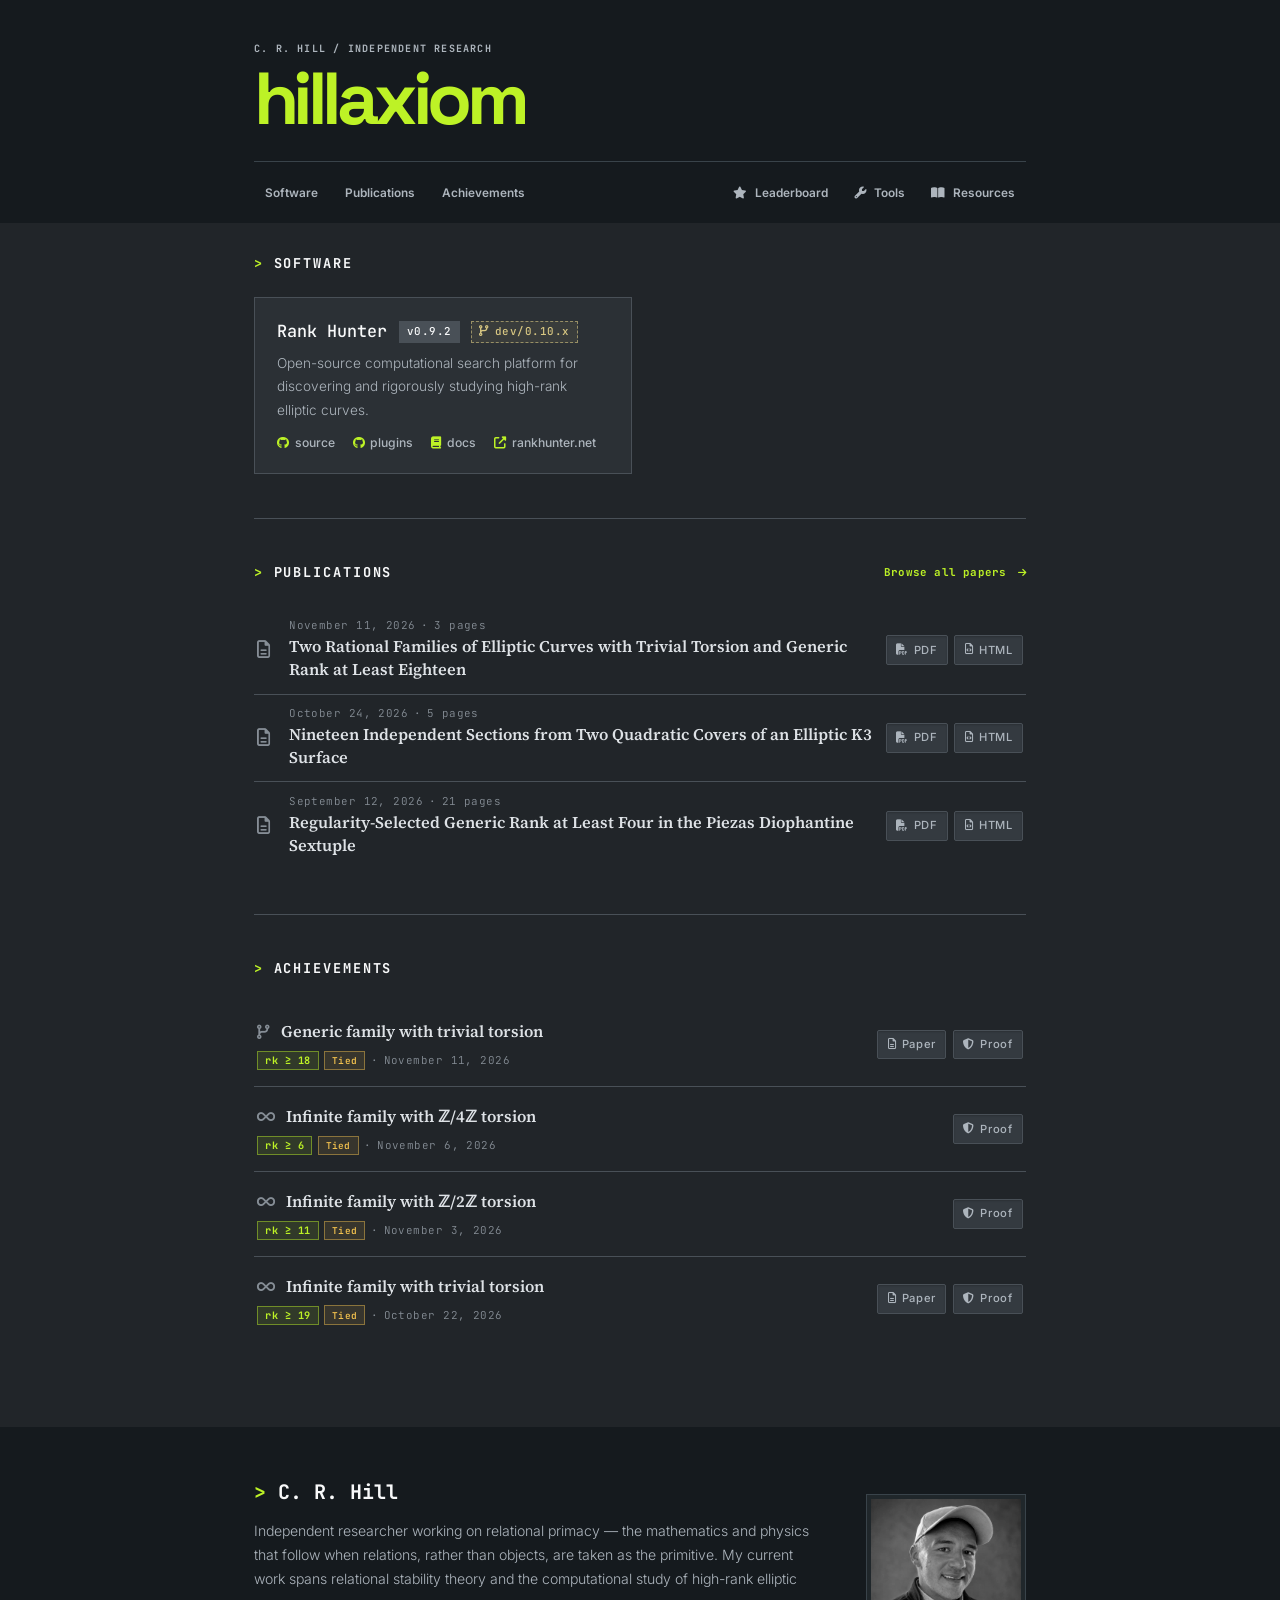
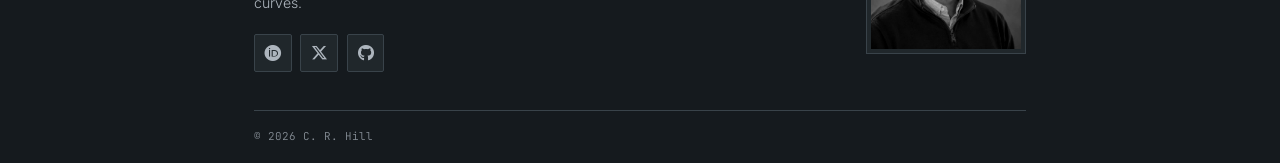
<file: index.html>
<!DOCTYPE html>
<html lang="en">
<head>
<meta charset="UTF-8">
<meta name="viewport" content="width=device-width, initial-scale=1.0">
<title>C. R. Hill &middot; hillaxiom</title>
<link rel="stylesheet" href="https://cdnjs.cloudflare.com/ajax/libs/font-awesome/6.5.2/css/all.min.css">
<link rel="preconnect" href="https://fonts.googleapis.com">
<link href="https://fonts.googleapis.com/css2?family=Source+Serif+4:ital,wght@0,400;0,600;0,700;1,400&family=Inter:wght@300;400;500;600&family=JetBrains+Mono:wght@500;700&family=Space+Grotesk:wght@500;700&display=swap" rel="stylesheet">
<!--link rel="stylesheet" href="https://cdn.jsdelivr.net/gh/jpswalsh/academicons@1/css/academicons.min.css"-->
<link rel="stylesheet" href="css/style.css">
</head>
<body class="home-page">

<header class="site-header">
  <div class="site-header-inner">
    <div class="site-header-main">
      <span class="site-header-kicker">C. R. Hill / Independent research</span>
      <h1><a class="site-header-brand" href="index.html">hillaxiom</a></h1>
    </div>
    <nav class="site-header-nav" aria-label="Primary">
      <a href="#software">Software</a>
      <a href="#papers">Publications</a>
      <a href="#achievements">Achievements</a>
      <div class="site-header-nav-secondary">
        <a href="leaderboard.html"><i class="fa-solid fa-star" aria-hidden="true"></i> Leaderboard</a>
        <a href="tools/"><i class="fa-solid fa-wrench" aria-hidden="true"></i> Tools</a>
        <a href="resources.html"><i class="fa-solid fa-book-open" aria-hidden="true"></i> Resources</a>
      </div>
    </nav>
  </div>
</header>

<div class="container">
  <nav class="mobile-explore" aria-label="More pages">
    <a href="leaderboard.html"><i class="fa-solid fa-star" aria-hidden="true"></i> Leaderboard</a>
    <a href="tools/"><i class="fa-solid fa-wrench" aria-hidden="true"></i> Tools</a>
    <a href="resources.html"><i class="fa-solid fa-book-open" aria-hidden="true"></i> Resources</a>
  </nav>

  <!-- code -->
  <section id="software">
    <h2 class="section-title">Software</h2>

    <div class="software-grid">

      <div class="software-item">
        <div class="software-head">
          <a href="https://rankhunter.net">Rank Hunter</a>
          <span class="version-bubble">v0.9.2</span>
          <a class="version-bubble dev-bubble" href="https://github.com/crhillresearch/rank-hunter/tree/dev/0.10.x" aria-label="Development branch dev/0.10.x">
            <i class="fa-solid fa-code-branch" aria-hidden="true"></i> dev/0.10.x
          </a>
        </div>
        <p class="software-desc">Open-source computational search platform for discovering and rigorously studying high-rank elliptic curves.</p>
        <div class="software-links">
          <a href="https://github.com/crhillresearch/rank-hunter/"><i class="fa-brands fa-github"></i> source</a>
          <a href="https://github.com/crhillresearch/rh-plugins/"><i class="fa-brands fa-github"></i> plugins</a>
          <a href="https://docs.rankhunter.net"><i class="fa-solid fa-book"></i> docs</a>
          <a href="https://rankhunter.net"><i class="fa-solid fa-up-right-from-square"></i> rankhunter.net</a>
        </div>
      </div>

      <div class="software-item" hidden>
        <div class="software-head">
          <h3 class="software-name">Lava</h3>
          <span class="software-status-badge">In development</span>
        </div>
        <p class="software-desc">Lava brings exact arithmetic geometry to an interactive, Magma-style workspace for elliptic curves and beyond.</p>
      </div>

    </div>

  </section>

  <!-- papers -->
  <section id="papers">
    <h2 class="section-title">Publications <a class="papers-index-link" href="papers/">Browse all papers <i class="fa-solid fa-arrow-right" aria-hidden="true"></i></a></h2>

    <div class="paper-group">
      <!-- Two Rational Families -->
      <article class="paper publication">
        <i class="fa-regular fa-file-lines paper-icon" aria-hidden="true"></i>
        <div class="paper-main">
          <div class="publication-meta"><time datetime="2026-11-11">November 11, 2026</time><span aria-hidden="true">&middot;</span><span>3 pages</span></div>
          <h3 class="paper-title"><a href="papers/two-rational-rank-18-families.html">Two Rational Families of Elliptic Curves with Trivial Torsion and Generic Rank at Least Eighteen</a></h3>
        </div>
        <div class="paper-links">
          <a href="pdf/two-rational-rank-18-families.pdf" target="_blank" rel="noopener" class="paper-link">
            <i class="fa-solid fa-file-pdf"></i>
            PDF
          </a>
          <a href="papers/two-rational-rank-18-families.html" target="_blank" rel="noopener" class="paper-link">
            <i class="fa-regular fa-file-code"></i>
            HTML
          </a>
        </div>
      </article>

      <!-- Nineteen Independent Sections -->
      <article class="paper publication">
        <i class="fa-regular fa-file-lines paper-icon" aria-hidden="true"></i>
        <div class="paper-main">
          <div class="publication-meta"><time datetime="2026-10-24">October 24, 2026</time><span aria-hidden="true">&middot;</span><span>5 pages</span></div>
          <h3 class="paper-title"><a href="papers/k3-19-sections.html">Nineteen Independent Sections from Two Quadratic Covers of an Elliptic K3 Surface</a></h3>
        </div>
        <div class="paper-links">
          <a href="pdf/k3-19-sections.pdf" target="_blank" rel="noopener" class="paper-link">
            <i class="fa-solid fa-file-pdf"></i>
            PDF
          </a>
          <a href="papers/k3-19-sections.html" target="_blank" rel="noopener" class="paper-link">
            <i class="fa-regular fa-file-code"></i>
            HTML
          </a>
        </div>
      </article>

      <!-- Regularity-Selected Four-Rank Piezas Families -->
      <article class="paper publication">
        <i class="fa-regular fa-file-lines paper-icon" aria-hidden="true"></i>
        <div class="paper-main">
          <div class="publication-meta"><time datetime="2026-09-12">September 12, 2026</time><span aria-hidden="true">&middot;</span><span>21 pages</span></div>
          <h3 class="paper-title"><a href="papers/dmt-001.html">Regularity-Selected Generic Rank at Least Four in the Piezas Diophantine Sextuple</a></h3>
        </div>
        <div class="paper-links">
          <a href="pdf/dmt-001.pdf" target="_blank" rel="noopener" class="paper-link">
            <i class="fa-solid fa-file-pdf"></i>
            PDF
          </a>
          <a href="papers/dmt-001.html" target="_blank" rel="noopener" class="paper-link">
            <i class="fa-regular fa-file-code"></i>
            HTML
          </a>
        </div>
      </article>

    </div><!--/group-->

  </section><!--/papers-->

  <!-- unlocked -->
  <section id="achievements">
    <h2 class="section-title">Achievements</h2>

    <div class="unlocked-group achievements-list">
        <article class="paper">
          <div class="paper-main discovery-main">
            <div class="discovery-info">
              <div class="achievement-title-row"><i class="fa-solid fa-code-branch achievement-type-icon" aria-hidden="true"></i><h3 class="paper-title">Generic family with trivial torsion</h3></div>
              <p class="discovery-date"><span class="discovery-rank-badge" aria-label="Generic rank at least 18">rk &ge; 18</span><span class="achievement-tag record-tied">Tied</span><span aria-hidden="true">&middot;</span><time datetime="2026-11-11">November 11, 2026</time></p>
            </div>
            <div class="paper-links discovery-links">
              <a href="papers/two-rational-rank-18-families.html" aria-label="Read the paper on two rank-18 families">
                <i class="fa-regular fa-file-lines" aria-hidden="true"></i>
                Paper
              </a>
              <a href="https://github.com/crhillresearch/rank-ledger/tree/main/generic-rank18-trivial-torsion" target="_blank" rel="noopener noreferrer">
                <i class="fa-solid fa-shield-halved" aria-hidden="true"></i>
                Proof
              </a>
            </div>
          </div>
        </article>

        <article class="paper">
          <div class="paper-main discovery-main">
            <div class="discovery-info">
              <div class="achievement-title-row"><i class="fa-solid fa-infinity achievement-type-icon" aria-hidden="true"></i><h3 class="paper-title">Infinite family with ℤ/4ℤ torsion</h3></div>
              <p class="discovery-date"><span class="discovery-rank-badge" aria-label="Rank at least 6">rk &ge; 6</span><span class="achievement-tag record-tied">Tied</span><span aria-hidden="true">&middot;</span><time datetime="2026-11-05">November 6, 2026</time></p>
            </div>
            <div class="paper-links discovery-links">
              <a href="https://github.com/crhillresearch/rank-ledger/tree/main/c4-rank-6-s3-genus-one-family" target="_blank" rel="noopener">
                <i class="fa-solid fa-shield-halved" aria-hidden="true"></i>
                Proof
              </a>
            </div>
          </div>
        </article>

        <article class="paper">
          <div class="paper-main discovery-main">
            <div class="discovery-info">
              <div class="achievement-title-row"><i class="fa-solid fa-infinity achievement-type-icon" aria-hidden="true"></i><h3 class="paper-title">Infinite family with ℤ/2ℤ torsion</h3></div>
              <p class="discovery-date"><span class="discovery-rank-badge" aria-label="Rank at least 11">rk &ge; 11</span><span class="achievement-tag record-tied">Tied</span><span aria-hidden="true">&middot;</span><time datetime="2026-11-03">November 3, 2026</time></p>
            </div>
            <div class="paper-links discovery-links">
              <a href="https://github.com/crhillresearch/rank-ledger/tree/main/c2-rank-11-genus-one-family" target="_blank" rel="noopener">
                <i class="fa-solid fa-shield-halved" aria-hidden="true"></i>
                Proof
              </a>
            </div>
          </div>
        </article>
        <article class="paper">
          <div class="paper-main discovery-main">
            <div class="discovery-info">
              <div class="achievement-title-row"><i class="fa-solid fa-infinity achievement-type-icon" aria-hidden="true"></i><h3 class="paper-title">Infinite family with trivial torsion</h3></div>
              <p class="discovery-date"><span class="discovery-rank-badge" aria-label="Rank at least 19">rk &ge; 19</span><span class="achievement-tag record-tied">Tied</span><span aria-hidden="true">&middot;</span><time datetime="2026-10-22">October 22, 2026</time></p>
            </div>
            <div class="paper-links discovery-links">
              <a href="papers/k3-19-sections.html" aria-label="Read the paper on rank-19 elliptic K3 sections">
                <i class="fa-regular fa-file-lines" aria-hidden="true"></i>
                Paper
              </a>
              <a href="https://github.com/crhillresearch/rank-ledger/tree/main/rank-19-genus-one-base-change" target="_blank" rel="noopener">
                <i class="fa-solid fa-shield-halved" aria-hidden="true"></i>
                Proof
              </a>
            </div>
          </div>
        </article>
    </div><!--/achievements-list-->

  </section>
</div>

<footer class="site-footer" id="about">
  <div class="footer-inner">
    <div class="footer-top">
      <div class="footer-about">
        <p class="footer-name">C. R. Hill</p>
        <p class="footer-bio">
          Independent researcher working on relational primacy &mdash; the mathematics
          and physics that follow when relations, rather than objects, are taken as
          the primitive. My current work spans relational stability theory and the
          computational study of high-rank elliptic curves.
        </p>
        <nav class="footer-socials" aria-label="C. R. Hill social links">
          <a href="https://orcid.org/0009-0001-0580-3561" aria-label="ORCiD"><i class="fab fa-orcid" aria-hidden="true"></i></a>
          <a href="https://x.com/crhillresearch" aria-label="X"><i class="fab fa-x-twitter" aria-hidden="true"></i></a>
          <a href="https://github.com/crhillresearch" aria-label="GitHub"><i class="fab fa-github" aria-hidden="true"></i></a>
        </nav>
      </div>
      <div class="footer-photo">
        <img src="assets/c_hill.jpg" alt="Portrait of C. R. Hill" />
      </div>
    </div>
    <div class="footer-bottom">
      <span>&copy; 2026 C. R. Hill</span>
    </div>
  </div>
</footer>

</body>
</html>
</file>
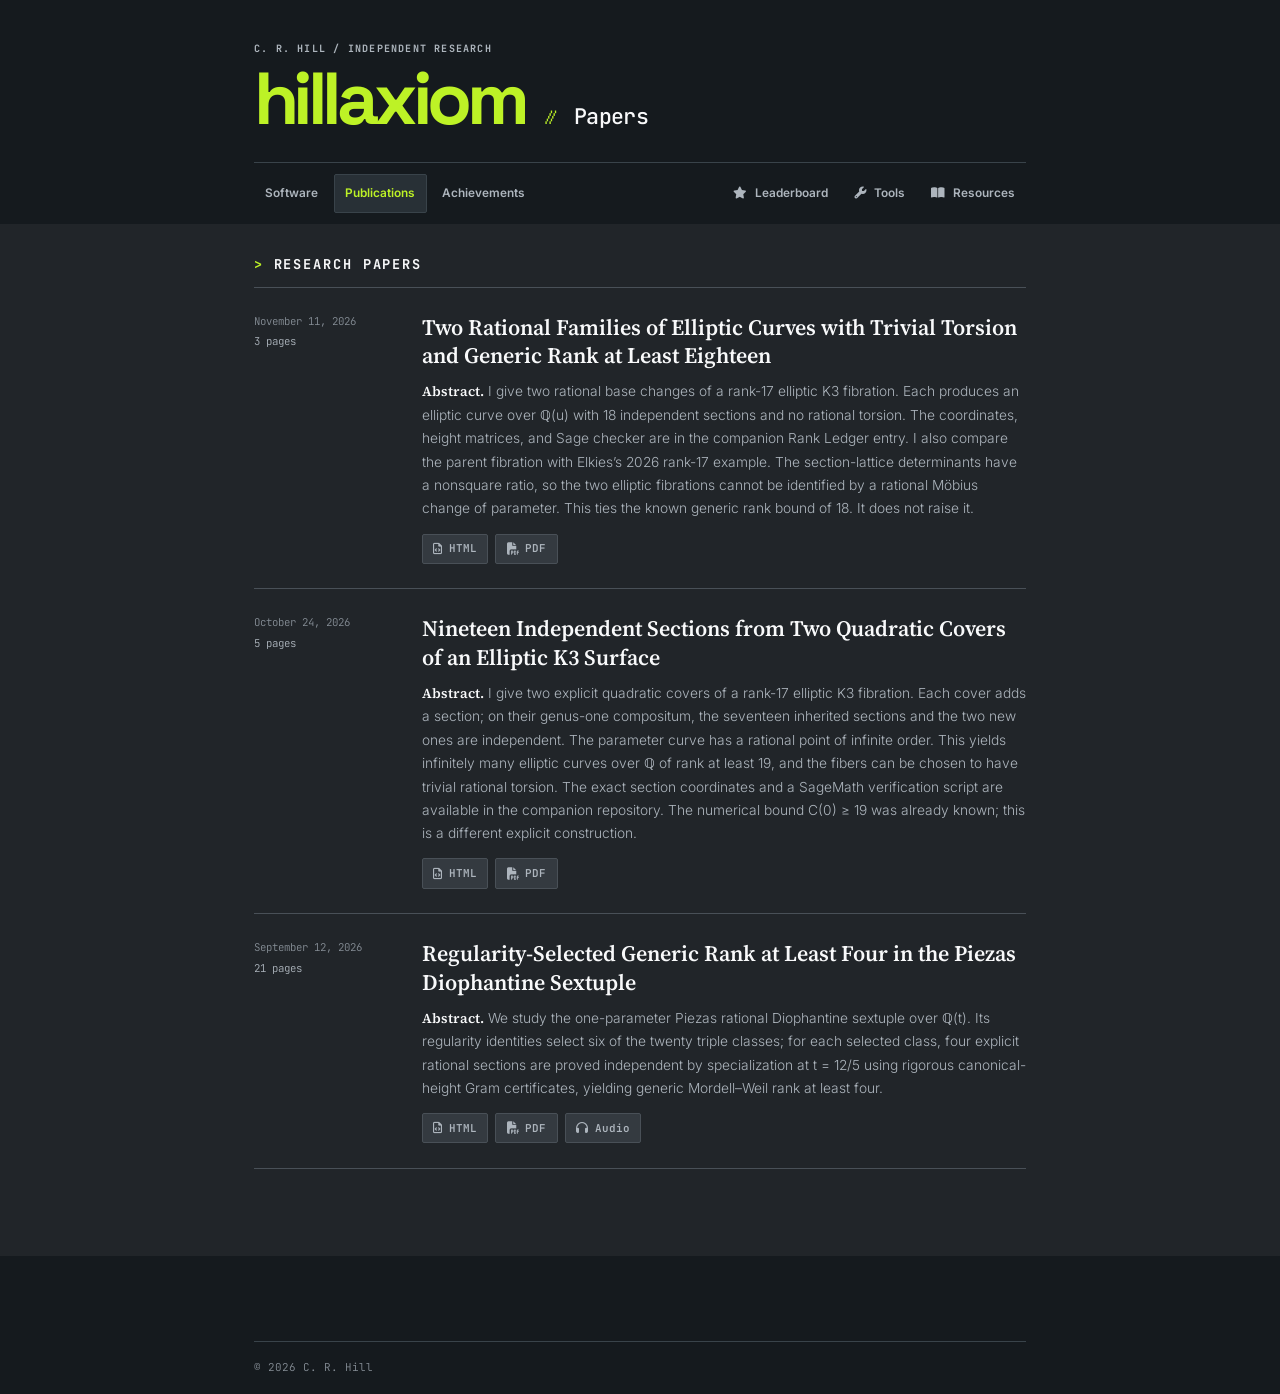
<file: papers/index.html>
<!DOCTYPE html>
<html lang="en">
<head>
<meta charset="UTF-8">
<meta name="viewport" content="width=device-width, initial-scale=1.0">
<title>Papers &middot; hillaxiom</title>
<meta name="description" content="Research papers by C. R. Hill, with abstracts and links to HTML, PDF, and available audio versions.">
<link rel="stylesheet" href="https://cdnjs.cloudflare.com/ajax/libs/font-awesome/6.5.2/css/all.min.css">
<link rel="preconnect" href="https://fonts.googleapis.com">
<link href="https://fonts.googleapis.com/css2?family=Source+Serif+4:ital,wght@0,400;0,600;0,700;1,400&family=Inter:wght@300;400;500;600&family=JetBrains+Mono:wght@500;700&family=Space+Grotesk:wght@500;700&display=swap" rel="stylesheet">
<link rel="stylesheet" href="../css/style.css">
<link rel="stylesheet" href="../css/papers-index.css">
</head>
<body class="home-page papers-index-page">

<header class="site-header">
  <div class="site-header-inner">
    <div class="site-header-main">
      <span class="site-header-kicker">C. R. Hill / Independent research</span>
      <h1><a class="site-header-brand" href="../index.html">hillaxiom</a><span class="site-header-page-title"><span aria-hidden="true">⫽</span> Papers</span></h1>
    </div>
    <nav class="site-header-nav" aria-label="Primary">
      <a href="../index.html#software">Software</a>
      <a href="index.html" aria-current="page">Publications</a>
      <a href="../index.html#achievements">Achievements</a>
      <div class="site-header-nav-secondary">
        <a href="../leaderboard.html"><i class="fa-solid fa-star" aria-hidden="true"></i> Leaderboard</a>
        <a href="../tools/"><i class="fa-solid fa-wrench" aria-hidden="true"></i> Tools</a>
        <a href="../resources.html"><i class="fa-solid fa-book-open" aria-hidden="true"></i> Resources</a>
      </div>
    </nav>
  </div>
</header>

<main class="container">
  <nav class="mobile-explore" aria-label="More pages">
    <a href="../leaderboard.html"><i class="fa-solid fa-star" aria-hidden="true"></i> Leaderboard</a>
    <a href="../tools/"><i class="fa-solid fa-wrench" aria-hidden="true"></i> Tools</a>
    <a href="../resources.html"><i class="fa-solid fa-book-open" aria-hidden="true"></i> Resources</a>
  </nav>

  <section class="papers-index-section" aria-labelledby="papers-heading">
    <h2 class="section-title" id="papers-heading">Research papers</h2>
    <div class="papers-index-list">
      <article class="papers-index-entry">
        <div class="papers-index-date"><time datetime="2026-11-11">November 11, 2026</time><span>3 pages</span></div>
        <div class="papers-index-content">
          <h3><a href="two-rational-rank-18-families.html">Two Rational Families of Elliptic Curves with Trivial Torsion and Generic Rank at Least Eighteen</a></h3>
          <p class="papers-index-abstract"><strong>Abstract.</strong> I give two rational base changes of a rank-17 elliptic K3 fibration. Each produces an elliptic curve over ℚ(u) with 18 independent sections and no rational torsion. The coordinates, height matrices, and Sage checker are in the companion Rank Ledger entry. I also compare the parent fibration with Elkies’s 2026 rank-17 example. The section-lattice determinants have a nonsquare ratio, so the two elliptic fibrations cannot be identified by a rational Möbius change of parameter. This ties the known generic rank bound of 18. It does not raise it.</p>
          <div class="papers-index-links">
            <a href="two-rational-rank-18-families.html"><i class="fa-regular fa-file-code" aria-hidden="true"></i> HTML</a>
            <a href="../pdf/two-rational-rank-18-families.pdf" target="_blank" rel="noopener noreferrer"><i class="fa-solid fa-file-pdf" aria-hidden="true"></i> PDF</a>
          </div>
        </div>
      </article>

      <article class="papers-index-entry">
        <div class="papers-index-date"><time datetime="2026-10-24">October 24, 2026</time><span>5 pages</span></div>
        <div class="papers-index-content">
          <h3><a href="k3-19-sections.html">Nineteen Independent Sections from Two Quadratic Covers of an Elliptic K3 Surface</a></h3>
          <p class="papers-index-abstract"><strong>Abstract.</strong> I give two explicit quadratic covers of a rank-17 elliptic K3 fibration. Each cover adds a section; on their genus-one compositum, the seventeen inherited sections and the two new ones are independent. The parameter curve has a rational point of infinite order. This yields infinitely many elliptic curves over ℚ of rank at least 19, and the fibers can be chosen to have trivial rational torsion. The exact section coordinates and a SageMath verification script are available in the companion repository. The numerical bound C(0) ≥ 19 was already known; this is a different explicit construction.</p>
          <div class="papers-index-links">
            <a href="k3-19-sections.html"><i class="fa-regular fa-file-code" aria-hidden="true"></i> HTML</a>
            <a href="../pdf/k3-19-sections.pdf" target="_blank" rel="noopener noreferrer"><i class="fa-solid fa-file-pdf" aria-hidden="true"></i> PDF</a>
          </div>
        </div>
      </article>

      <article class="papers-index-entry">
        <div class="papers-index-date"><time datetime="2026-09-12">September 12, 2026</time><span>21 pages</span></div>
        <div class="papers-index-content">
          <h3><a href="dmt-001.html">Regularity-Selected Generic Rank at Least Four in the Piezas Diophantine Sextuple</a></h3>
          <p class="papers-index-abstract"><strong>Abstract.</strong> We study the one-parameter Piezas rational Diophantine sextuple over ℚ(t). Its regularity identities select six of the twenty triple classes; for each selected class, four explicit rational sections are proved independent by specialization at t = 12/5 using rigorous canonical-height Gram certificates, yielding generic Mordell–Weil rank at least four.</p>
          <div class="papers-index-links">
            <a href="dmt-001.html"><i class="fa-regular fa-file-code" aria-hidden="true"></i> HTML</a>
            <a href="../pdf/dmt-001.pdf" target="_blank" rel="noopener noreferrer"><i class="fa-solid fa-file-pdf" aria-hidden="true"></i> PDF</a>
            <a href="https://www.paper2audio.com/d/CQjoa77s" target="_blank" rel="noopener noreferrer"><i class="fa-solid fa-headphones" aria-hidden="true"></i> Audio</a>
          </div>
        </div>
      </article>
    </div>
  </section>
</main>

<footer class="site-footer">
  <div class="footer-inner">
    <div class="footer-bottom"><span>&copy; 2026 C. R. Hill</span></div>
  </div>
</footer>

</body>
</html>
</file>
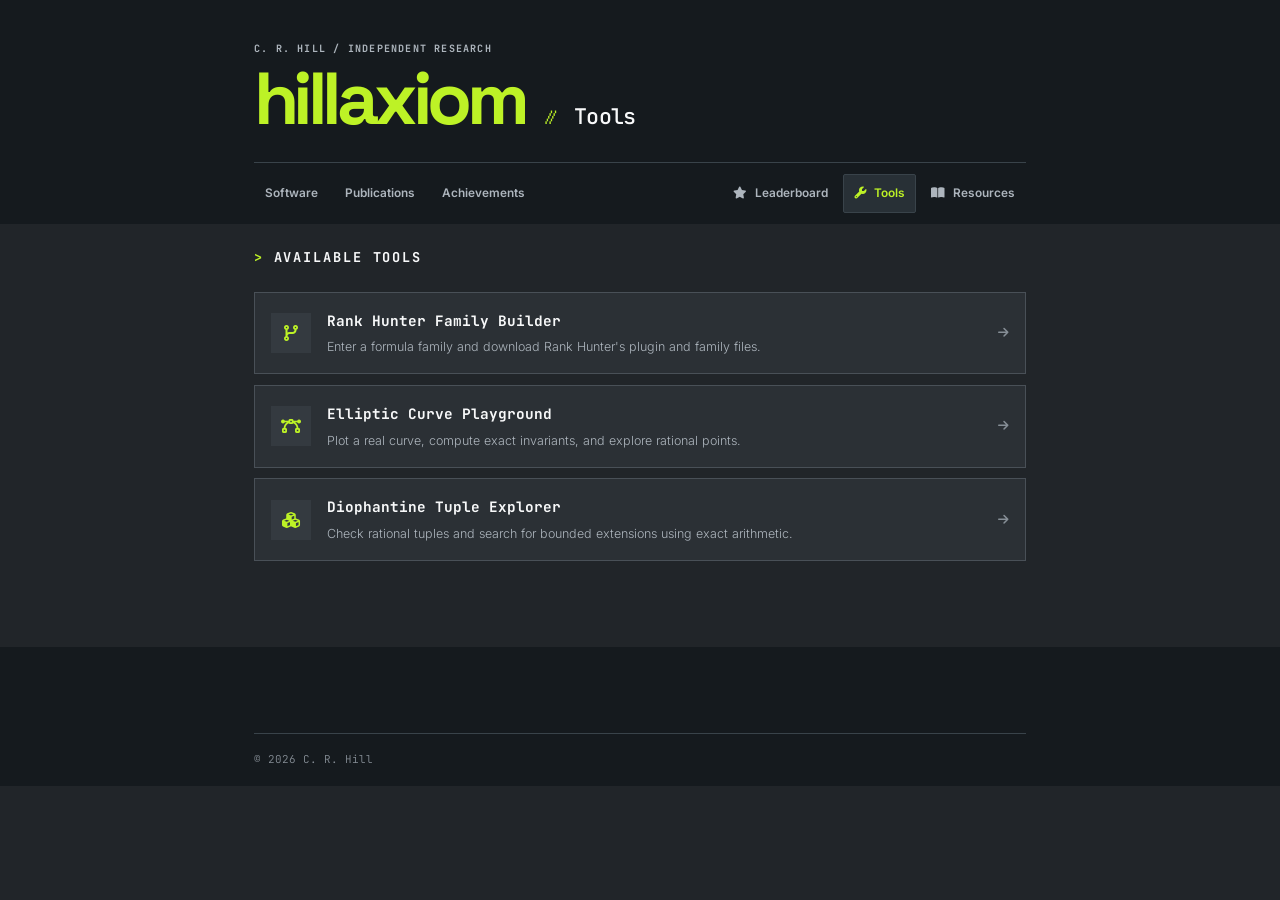
<file: tools/index.html>
<!DOCTYPE html>
<html lang="en">
<head>
<meta charset="UTF-8">
<meta name="viewport" content="width=device-width, initial-scale=1.0">
<title>Tools &middot; hillaxiom</title>
<link rel="stylesheet" href="https://cdnjs.cloudflare.com/ajax/libs/font-awesome/6.5.2/css/all.min.css">
<link rel="preconnect" href="https://fonts.googleapis.com">
<link href="https://fonts.googleapis.com/css2?family=Source+Serif+4:ital,wght@0,400;0,600;0,700;1,400&family=Inter:wght@300;400;500;600&family=JetBrains+Mono:wght@500;700&family=Space+Grotesk:wght@500;700&display=swap" rel="stylesheet">
<link rel="stylesheet" href="../css/style.css">
<link rel="stylesheet" href="tools.css">
</head>
<body class="home-page tools-page">
<header class="site-header">
  <div class="site-header-inner">
    <div class="site-header-main">
      <span class="site-header-kicker">C. R. Hill / Independent research</span>
      <h1><a class="site-header-brand" href="../index.html">hillaxiom</a><span class="site-header-page-title"><span aria-hidden="true">⫽</span> Tools</span></h1>
    </div>
    <nav class="site-header-nav" aria-label="Primary">
      <a href="../index.html#software">Software</a>
      <a href="../index.html#papers">Publications</a>
      <a href="../index.html#achievements">Achievements</a>
      <div class="site-header-nav-secondary">
        <a href="../leaderboard.html"><i class="fa-solid fa-star" aria-hidden="true"></i> Leaderboard</a>
        <a href="index.html" aria-current="page"><i class="fa-solid fa-wrench" aria-hidden="true"></i> Tools</a>
        <a href="../resources.html"><i class="fa-solid fa-book-open" aria-hidden="true"></i> Resources</a>
      </div>
    </nav>
  </div>
</header>
<div class="container">
  <nav class="mobile-explore" aria-label="More pages">
    <a href="../leaderboard.html"><i class="fa-solid fa-star" aria-hidden="true"></i> Leaderboard</a>
    <a href="index.html" aria-current="page"><i class="fa-solid fa-wrench" aria-hidden="true"></i> Tools</a>
    <a href="../resources.html"><i class="fa-solid fa-book-open" aria-hidden="true"></i> Resources</a>
  </nav>
  <section class="tools-list" aria-labelledby="tools-heading">
    <h2 class="section-title" id="tools-heading">Available tools</h2>
    <a class="tool-card" href="family-builder/">
      <span class="tool-card-icon"><i class="fa-solid fa-code-branch" aria-hidden="true"></i></span>
      <span class="tool-card-copy"><strong>Rank Hunter Family Builder</strong><span>Enter a formula family and download Rank Hunter's plugin and family files.</span></span>
      <i class="fa-solid fa-arrow-right tool-card-arrow" aria-hidden="true"></i>
    </a>
    <a class="tool-card" href="elliptic-curve-playground/">
      <span class="tool-card-icon"><i class="fa-solid fa-bezier-curve" aria-hidden="true"></i></span>
      <span class="tool-card-copy"><strong>Elliptic Curve Playground</strong><span>Plot a real curve, compute exact invariants, and explore rational points.</span></span>
      <i class="fa-solid fa-arrow-right tool-card-arrow" aria-hidden="true"></i>
    </a>
    <a class="tool-card" href="diophantine-tuple-explorer/">
      <span class="tool-card-icon"><i class="fa-solid fa-cubes" aria-hidden="true"></i></span>
      <span class="tool-card-copy"><strong>Diophantine Tuple Explorer</strong><span>Check rational tuples and search for bounded extensions using exact arithmetic.</span></span>
      <i class="fa-solid fa-arrow-right tool-card-arrow" aria-hidden="true"></i>
    </a>
  </section>
</div>
<footer class="site-footer">
  <div class="footer-inner">
    <div class="footer-bottom"><span>&copy; 2026 C. R. Hill</span></div>
  </div>
</footer>
</body>
</html>
</file>
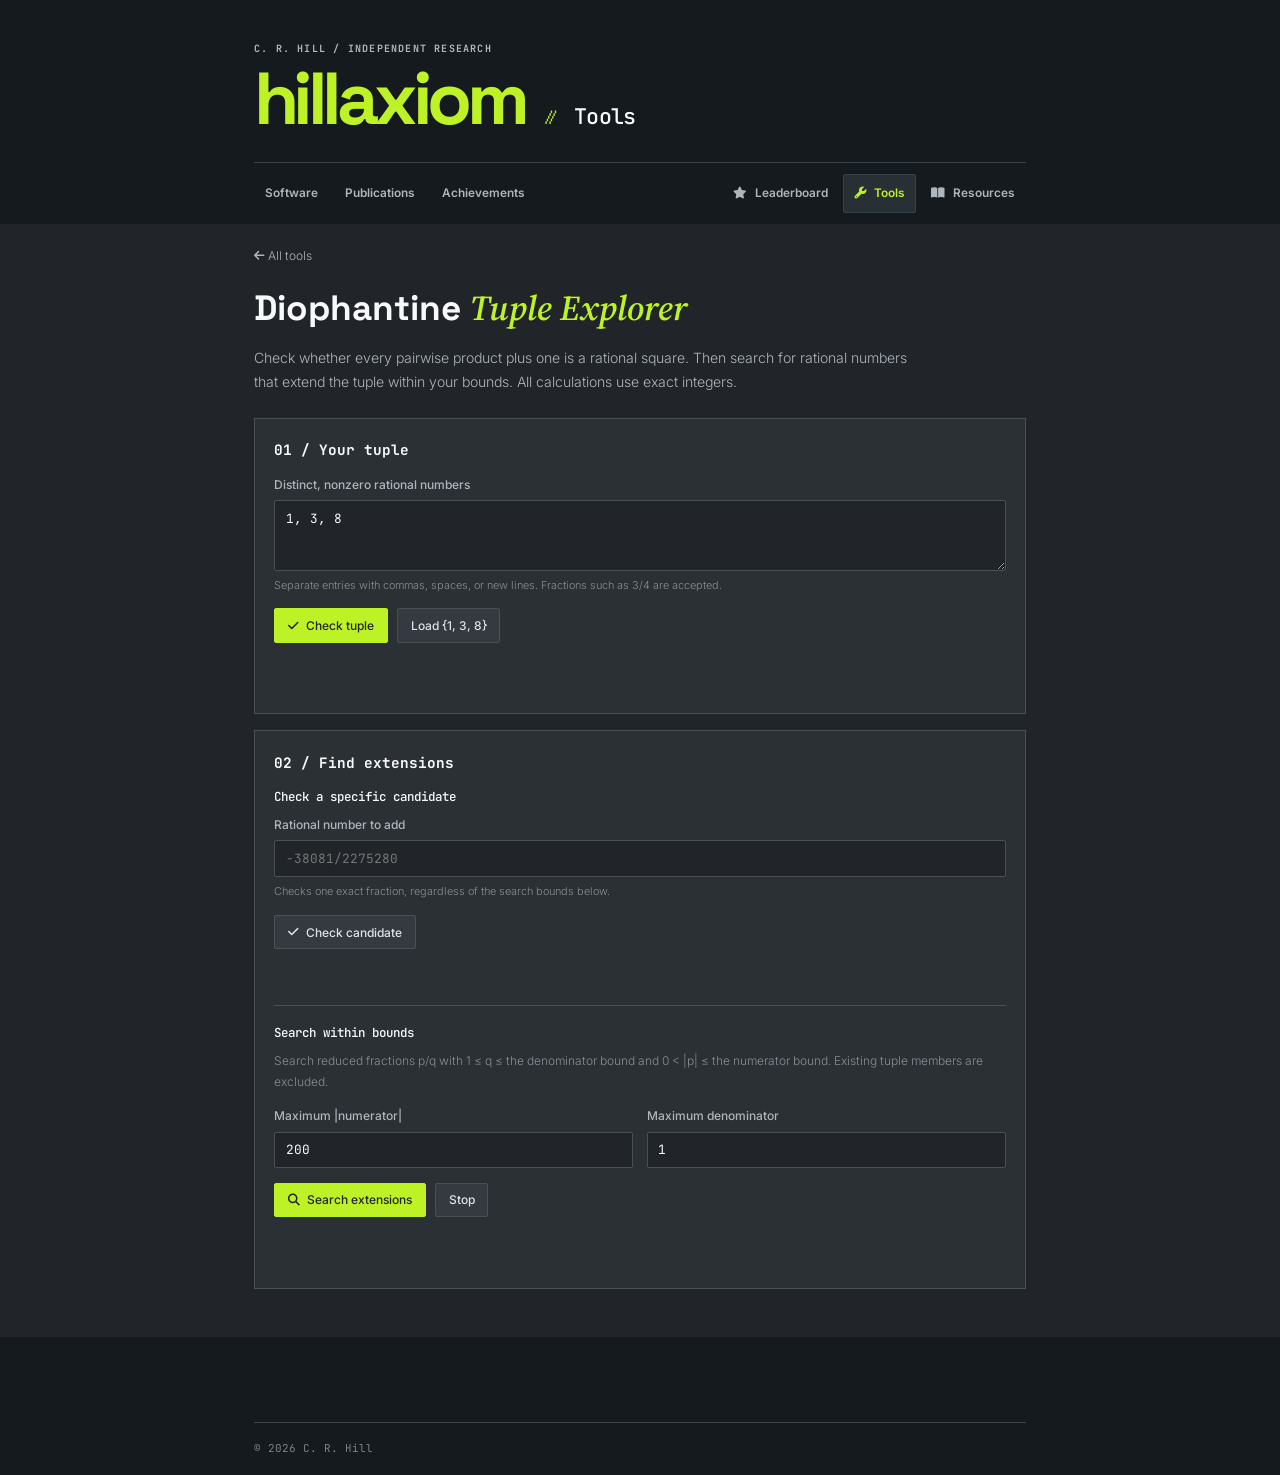
<file: tools/diophantine-tuple-explorer/index.html>
<!DOCTYPE html>
<html lang="en">
<head>
<meta charset="UTF-8">
<meta name="viewport" content="width=device-width, initial-scale=1.0">
<title>Diophantine Tuple Explorer &middot; hillaxiom</title>
<link rel="stylesheet" href="https://cdnjs.cloudflare.com/ajax/libs/font-awesome/6.5.2/css/all.min.css">
<link rel="preconnect" href="https://fonts.googleapis.com">
<link href="https://fonts.googleapis.com/css2?family=Source+Serif+4:ital,wght@0,400;0,600;0,700;1,400&family=Inter:wght@300;400;500;600&family=JetBrains+Mono:wght@500;700&family=Space+Grotesk:wght@500;700&display=swap" rel="stylesheet">
<link rel="stylesheet" href="../../css/style.css">
<link rel="stylesheet" href="../tools.css">
<link rel="stylesheet" href="explorer.css">
<script src="explorer.js" defer></script>
</head>
<body class="home-page tools-page">
<header class="site-header">
  <div class="site-header-inner">
    <div class="site-header-main">
      <span class="site-header-kicker">C. R. Hill / Independent research</span>
      <h1><a class="site-header-brand" href="../../index.html">hillaxiom</a><span class="site-header-page-title"><span aria-hidden="true">⫽</span> Tools</span></h1>
    </div>
    <nav class="site-header-nav" aria-label="Primary">
      <a href="../../index.html#software">Software</a>
      <a href="../../index.html#papers">Publications</a>
      <a href="../../index.html#achievements">Achievements</a>
      <div class="site-header-nav-secondary">
        <a href="../../leaderboard.html"><i class="fa-solid fa-star" aria-hidden="true"></i> Leaderboard</a>
        <a href="../" aria-current="page"><i class="fa-solid fa-wrench" aria-hidden="true"></i> Tools</a>
        <a href="../../resources.html"><i class="fa-solid fa-book-open" aria-hidden="true"></i> Resources</a>
      </div>
    </nav>
  </div>
</header>
<div class="container">
  <nav class="mobile-explore" aria-label="More pages">
    <a href="../../leaderboard.html"><i class="fa-solid fa-star" aria-hidden="true"></i> Leaderboard</a>
    <a href="../" aria-current="page"><i class="fa-solid fa-wrench" aria-hidden="true"></i> Tools</a>
    <a href="../../resources.html"><i class="fa-solid fa-book-open" aria-hidden="true"></i> Resources</a>
  </nav>
  <a class="tool-breadcrumb" href="../"><i class="fa-solid fa-arrow-left" aria-hidden="true"></i> All tools</a>
  <section class="intro builder-intro">
    <h1>Diophantine <em>Tuple Explorer</em></h1>
    <p>Check whether every pairwise product plus one is a rational square. Then search for rational numbers that extend the tuple within your bounds. All calculations use exact integers.</p>
  </section>
  <main>
    <div class="builder-panel">
      <h2>01 / Your tuple</h2>
      <div class="builder-field">
        <label for="tuple-input">Distinct, nonzero rational numbers</label>
        <textarea id="tuple-input" rows="3" spellcheck="false">1, 3, 8</textarea>
        <small>Separate entries with commas, spaces, or new lines. Fractions such as 3/4 are accepted.</small>
      </div>
      <div class="explorer-actions">
        <button id="check-button" class="builder-button primary" type="button"><i class="fa-solid fa-check" aria-hidden="true"></i> Check tuple</button>
        <button id="example-button" class="builder-button" type="button">Load {1, 3, 8}</button>
      </div>
      <p id="tuple-status" class="explorer-status" role="status" aria-live="polite"></p>
      <div id="pair-results" class="pair-results" hidden></div>
    </div>
    <div class="builder-panel explorer-search">
      <h2>02 / Find extensions</h2>
      <h3 class="explorer-subheading">Check a specific candidate</h3>
      <div class="builder-field"><label for="candidate-input">Rational number to add</label><input id="candidate-input" type="text" inputmode="text" spellcheck="false" placeholder="-38081/2275280"><small>Checks one exact fraction, regardless of the search bounds below.</small></div>
      <div class="explorer-actions"><button id="candidate-button" class="builder-button" type="button"><i class="fa-solid fa-check" aria-hidden="true"></i> Check candidate</button></div>
      <p id="candidate-status" class="explorer-status" role="status" aria-live="polite"></p>
      <div id="candidate-results" class="pair-results" hidden></div>
      <h3 class="explorer-subheading bounded-heading">Search within bounds</h3>
      <p>Search reduced fractions p/q with 1 ≤ q ≤ the denominator bound and 0 &lt; |p| ≤ the numerator bound. Existing tuple members are excluded.</p>
      <div class="builder-grid">
        <div class="builder-field"><label for="numerator-bound">Maximum |numerator|</label><input id="numerator-bound" type="number" min="1" max="500" step="1" value="200"></div>
        <div class="builder-field"><label for="denominator-bound">Maximum denominator</label><input id="denominator-bound" type="number" min="1" max="50" step="1" value="1"></div>
      </div>
      <div class="explorer-actions">
        <button id="search-button" class="builder-button primary" type="button"><i class="fa-solid fa-magnifying-glass" aria-hidden="true"></i> Search extensions</button>
        <button id="stop-button" class="builder-button" type="button" hidden>Stop</button>
      </div>
      <p id="search-status" class="explorer-status" role="status" aria-live="polite"></p>
      <div id="extension-results" class="extension-results" hidden></div>
    </div>
  </main>
</div>
<footer class="site-footer">
  <div class="footer-inner">
    <div class="footer-bottom"><span>&copy; 2026 C. R. Hill</span></div>
  </div>
</footer>
</body>
</html>
</file>
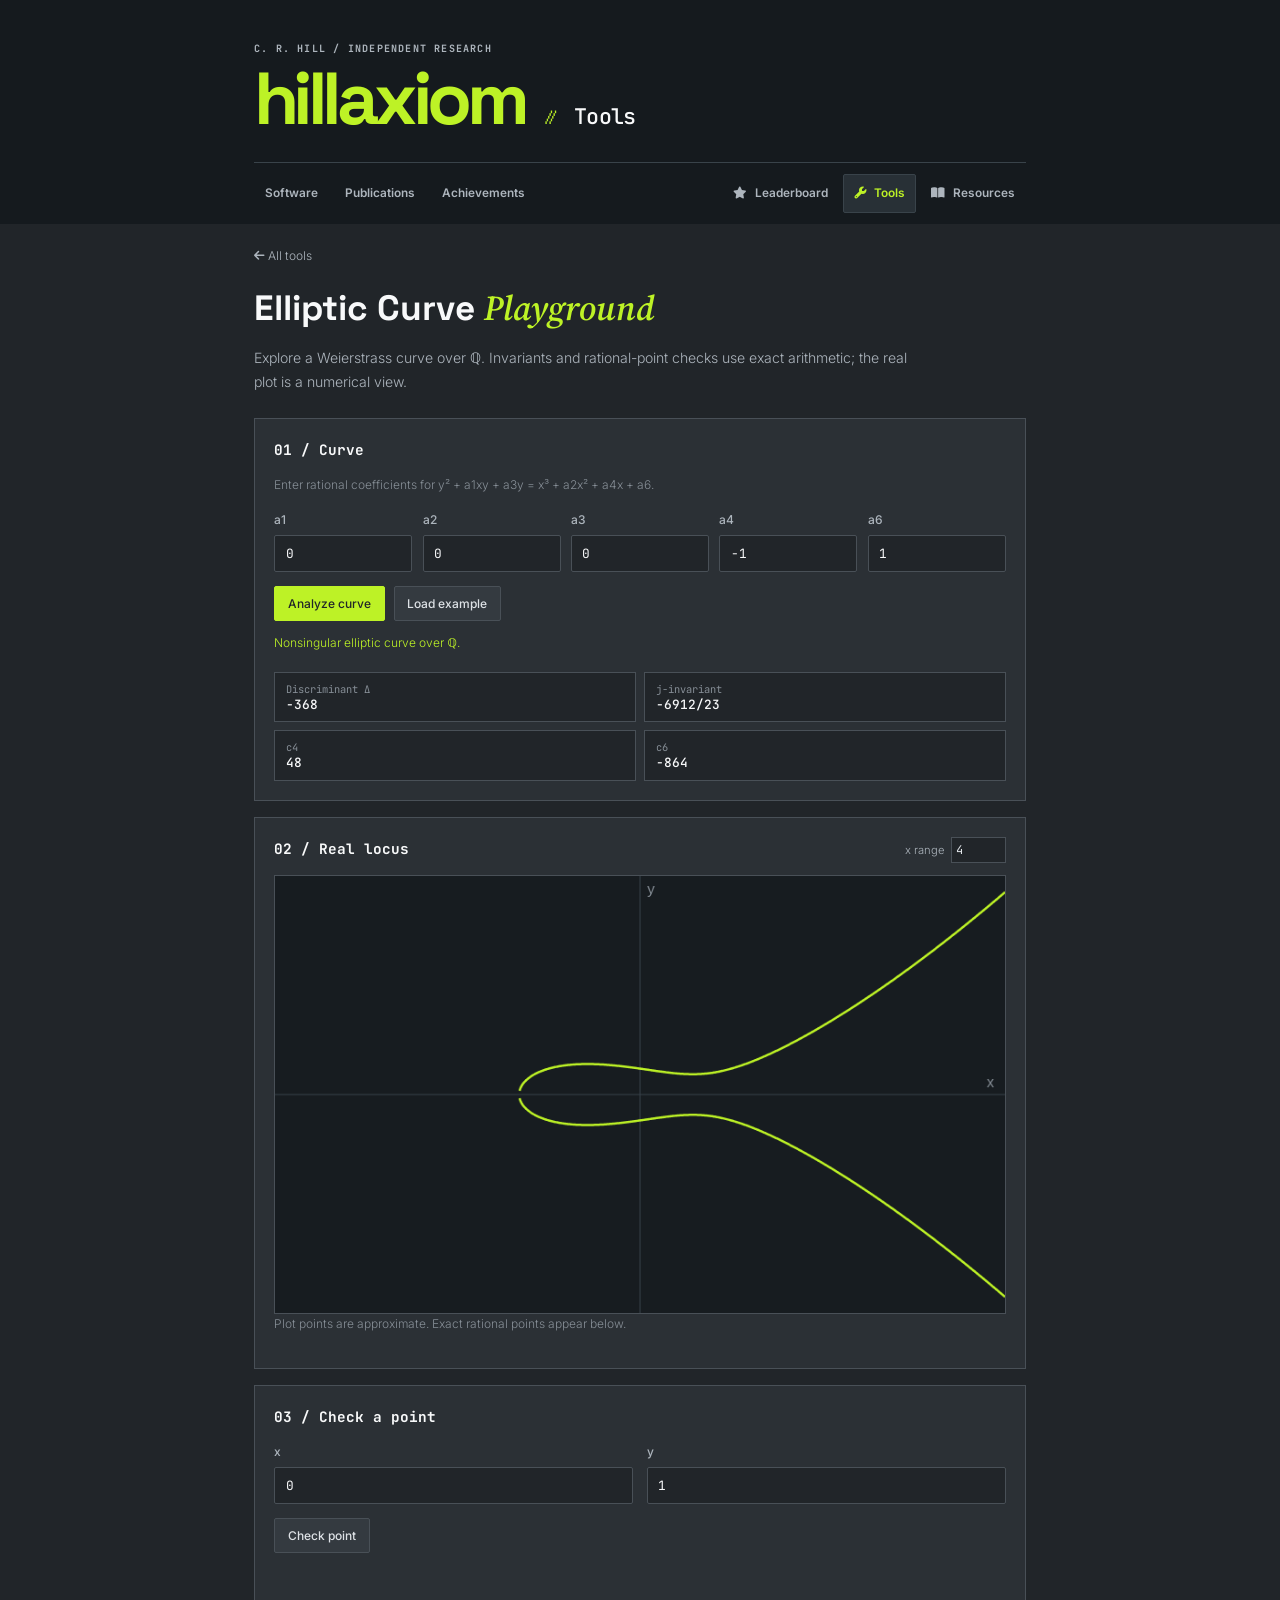
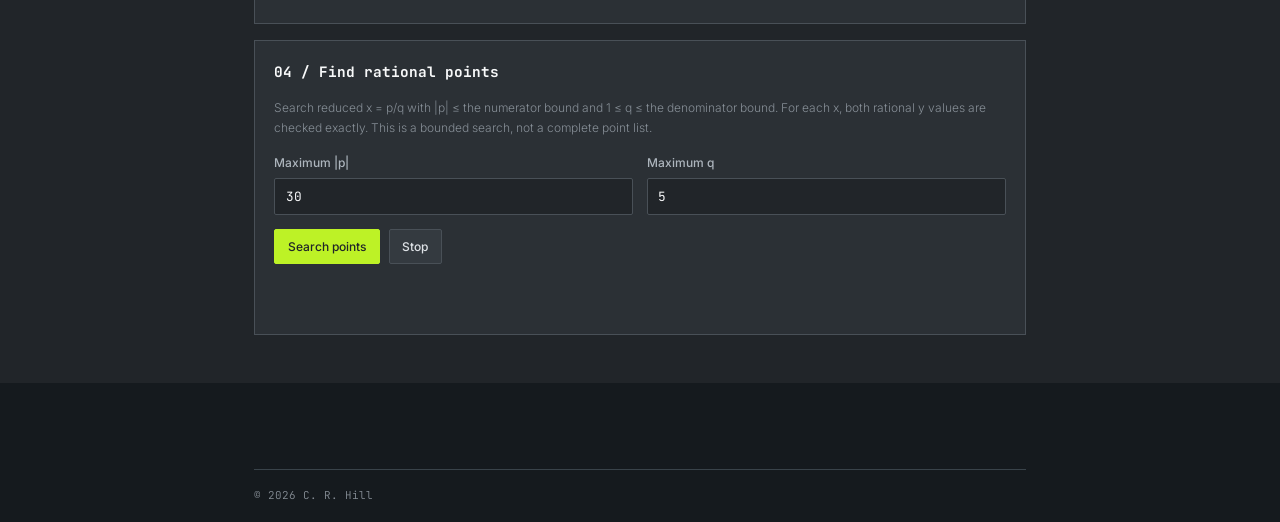
<file: tools/elliptic-curve-playground/index.html>
<!DOCTYPE html>
<html lang="en">
<head>
<meta charset="UTF-8">
<meta name="viewport" content="width=device-width, initial-scale=1.0">
<title>Elliptic Curve Playground &middot; hillaxiom</title>
<link rel="stylesheet" href="https://cdnjs.cloudflare.com/ajax/libs/font-awesome/6.5.2/css/all.min.css">
<link rel="preconnect" href="https://fonts.googleapis.com">
<link href="https://fonts.googleapis.com/css2?family=Source+Serif+4:ital,wght@0,400;0,600;0,700;1,400&family=Inter:wght@300;400;500;600&family=JetBrains+Mono:wght@500;700&family=Space+Grotesk:wght@500;700&display=swap" rel="stylesheet">
<link rel="stylesheet" href="../../css/style.css">
<link rel="stylesheet" href="../tools.css">
<link rel="stylesheet" href="playground.css">
<script src="playground.js" defer></script>
</head>
<body class="home-page tools-page">
<header class="site-header">
  <div class="site-header-inner">
    <div class="site-header-main">
      <span class="site-header-kicker">C. R. Hill / Independent research</span>
      <h1><a class="site-header-brand" href="../../index.html">hillaxiom</a><span class="site-header-page-title"><span aria-hidden="true">⫽</span> Tools</span></h1>
    </div>
    <nav class="site-header-nav" aria-label="Primary">
      <a href="../../index.html#software">Software</a>
      <a href="../../index.html#papers">Publications</a>
      <a href="../../index.html#achievements">Achievements</a>
      <div class="site-header-nav-secondary">
        <a href="../../leaderboard.html"><i class="fa-solid fa-star" aria-hidden="true"></i> Leaderboard</a>
        <a href="../" aria-current="page"><i class="fa-solid fa-wrench" aria-hidden="true"></i> Tools</a>
        <a href="../../resources.html"><i class="fa-solid fa-book-open" aria-hidden="true"></i> Resources</a>
      </div>
    </nav>
  </div>
</header>
<div class="container">
  <nav class="mobile-explore" aria-label="More pages">
    <a href="../../leaderboard.html"><i class="fa-solid fa-star" aria-hidden="true"></i> Leaderboard</a>
    <a href="../" aria-current="page"><i class="fa-solid fa-wrench" aria-hidden="true"></i> Tools</a>
    <a href="../../resources.html"><i class="fa-solid fa-book-open" aria-hidden="true"></i> Resources</a>
  </nav>
  <a class="tool-breadcrumb" href="../"><i class="fa-solid fa-arrow-left" aria-hidden="true"></i> All tools</a>
  <section class="intro builder-intro">
    <h1>Elliptic Curve <em>Playground</em></h1>
    <p>Explore a Weierstrass curve over ℚ. Invariants and rational-point checks use exact arithmetic; the real plot is a numerical view.</p>
  </section>
  <main>
    <div class="builder-panel">
      <h2>01 / Curve</h2>
      <p>Enter rational coefficients for y² + a1xy + a3y = x³ + a2x² + a4x + a6.</p>
      <div class="curve-coefficients">
        <div class="builder-field"><label for="a1">a1</label><input id="a1" value="0" spellcheck="false"></div>
        <div class="builder-field"><label for="a2">a2</label><input id="a2" value="0" spellcheck="false"></div>
        <div class="builder-field"><label for="a3">a3</label><input id="a3" value="0" spellcheck="false"></div>
        <div class="builder-field"><label for="a4">a4</label><input id="a4" value="-1" spellcheck="false"></div>
        <div class="builder-field"><label for="a6">a6</label><input id="a6" value="1" spellcheck="false"></div>
      </div>
      <div class="explorer-actions"><button id="analyze-button" class="builder-button primary" type="button">Analyze curve</button><button id="example-button" class="builder-button" type="button">Load example</button></div>
      <p id="curve-status" class="explorer-status" role="status" aria-live="polite"></p>
      <div id="invariants" class="invariant-grid" hidden></div>
    </div>
    <div class="builder-panel plot-panel">
      <div class="plot-heading"><h2>02 / Real locus</h2><label for="plot-range">x range <input id="plot-range" type="number" min="1" max="100" step="1" value="4"></label></div>
      <canvas id="curve-plot" width="800" height="480" role="img" aria-label="Real plot of the current elliptic curve"></canvas>
      <p>Plot points are approximate. Exact rational points appear below.</p>
    </div>
    <div class="builder-panel point-panel">
      <h2>03 / Check a point</h2>
      <div class="builder-grid"><div class="builder-field"><label for="point-x">x</label><input id="point-x" value="0" spellcheck="false"></div><div class="builder-field"><label for="point-y">y</label><input id="point-y" value="1" spellcheck="false"></div></div>
      <div class="explorer-actions"><button id="check-point" class="builder-button" type="button">Check point</button></div>
      <p id="point-status" class="explorer-status" role="status" aria-live="polite"></p>
    </div>
    <div class="builder-panel point-panel">
      <h2>04 / Find rational points</h2>
      <p>Search reduced x = p/q with |p| ≤ the numerator bound and 1 ≤ q ≤ the denominator bound. For each x, both rational y values are checked exactly. This is a bounded search, not a complete point list.</p>
      <div class="builder-grid"><div class="builder-field"><label for="numerator-bound">Maximum |p|</label><input id="numerator-bound" type="number" min="1" max="200" step="1" value="30"></div><div class="builder-field"><label for="denominator-bound">Maximum q</label><input id="denominator-bound" type="number" min="1" max="30" step="1" value="5"></div></div>
      <div class="explorer-actions"><button id="search-points" class="builder-button primary" type="button">Search points</button><button id="stop-search" class="builder-button" type="button" hidden>Stop</button></div>
      <p id="search-status" class="explorer-status" role="status" aria-live="polite"></p>
      <div id="point-results" class="point-results" hidden></div>
    </div>
  </main>
</div>
<footer class="site-footer">
  <div class="footer-inner">
    <div class="footer-bottom"><span>&copy; 2026 C. R. Hill</span></div>
  </div>
</footer>
</body>
</html>
</file>
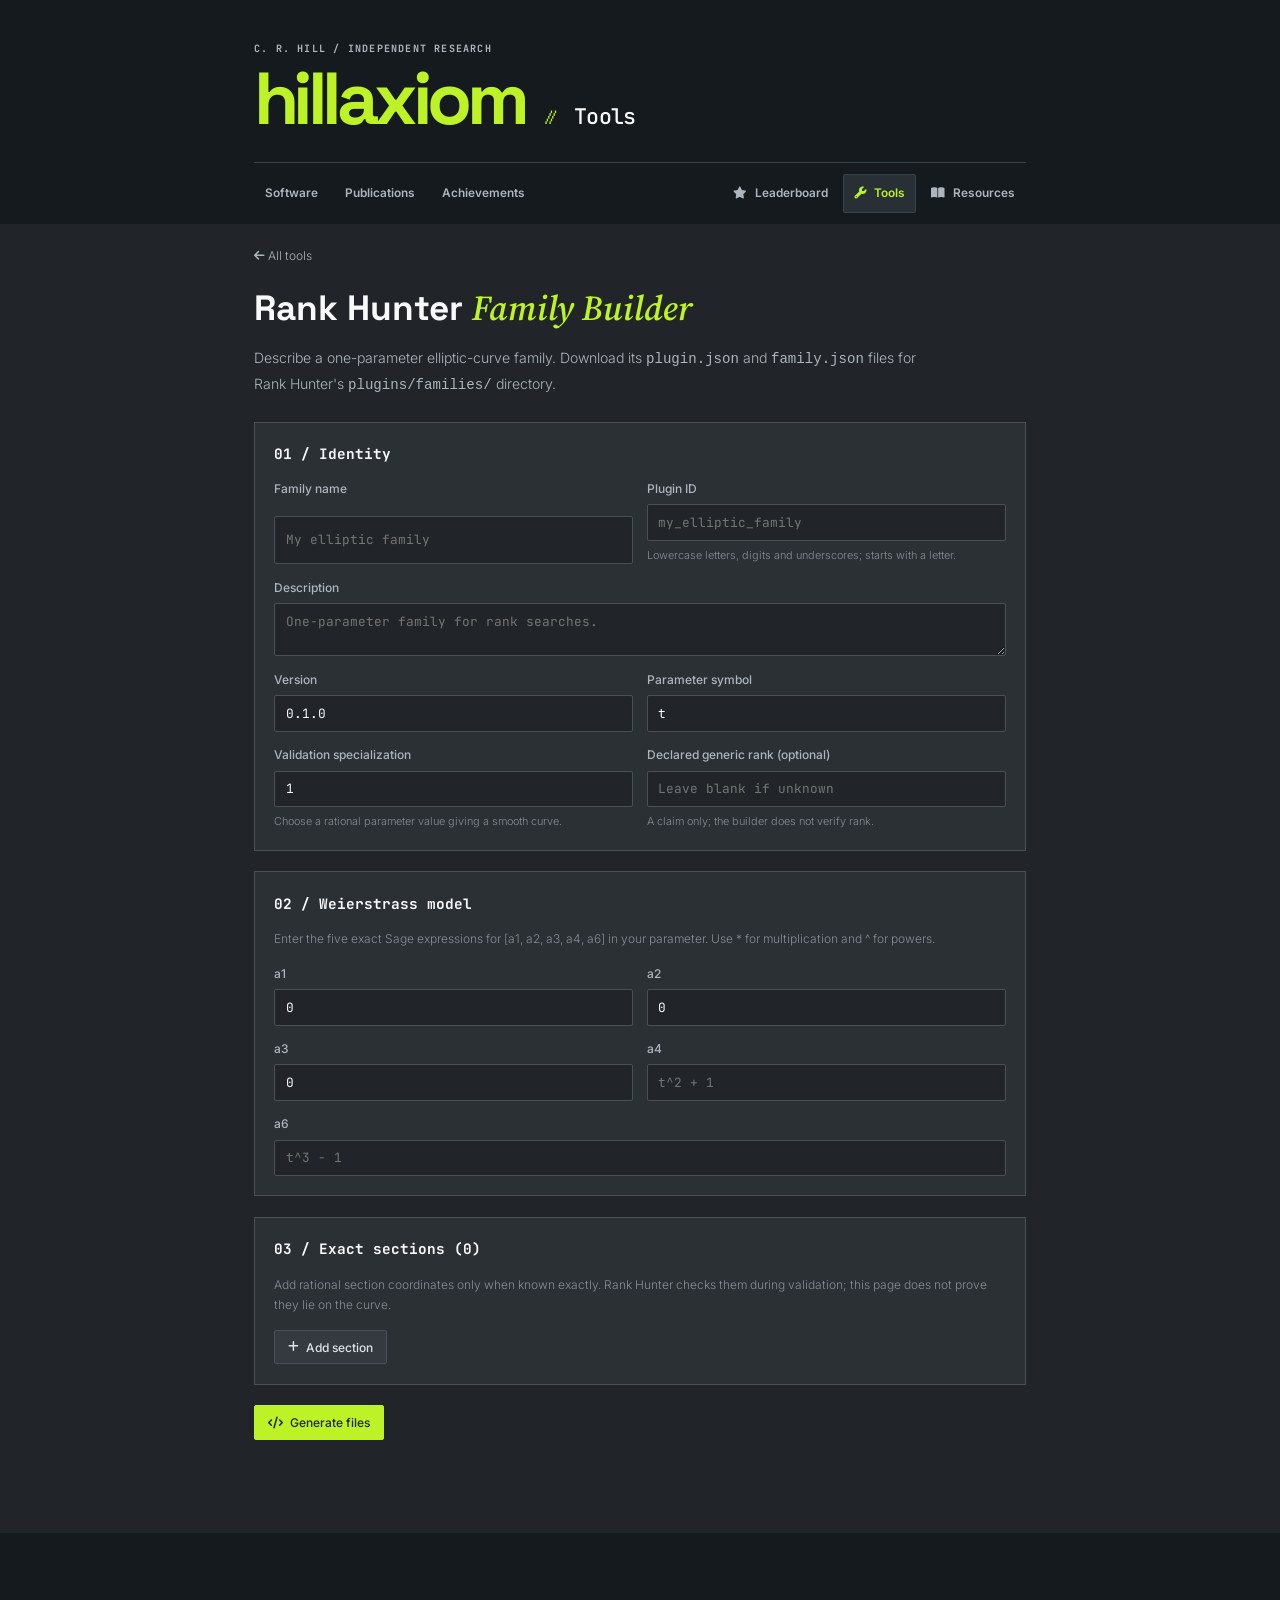
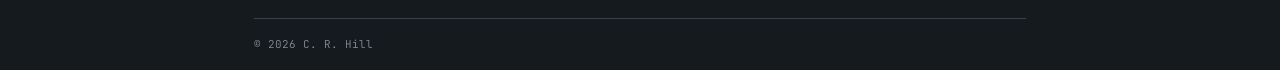
<file: tools/family-builder/index.html>
<!DOCTYPE html>
<html lang="en">
<head>
<meta charset="UTF-8">
<meta name="viewport" content="width=device-width, initial-scale=1.0">
<title>Rank Hunter Family Builder &middot; hillaxiom</title>
<link rel="stylesheet" href="https://cdnjs.cloudflare.com/ajax/libs/font-awesome/6.5.2/css/all.min.css">
<link rel="preconnect" href="https://fonts.googleapis.com">
<link href="https://fonts.googleapis.com/css2?family=Source+Serif+4:ital,wght@0,400;0,600;0,700;1,400&family=Inter:wght@300;400;500;600&family=JetBrains+Mono:wght@500;700&family=Space+Grotesk:wght@500;700&display=swap" rel="stylesheet">
<link rel="stylesheet" href="../../css/style.css">
<link rel="stylesheet" href="../tools.css">
<script src="builder.js" defer></script>
</head>
<body class="home-page tools-page">
<header class="site-header">
  <div class="site-header-inner">
    <div class="site-header-main">
      <span class="site-header-kicker">C. R. Hill / Independent research</span>
      <h1><a class="site-header-brand" href="../../index.html">hillaxiom</a><span class="site-header-page-title"><span aria-hidden="true">⫽</span> Tools</span></h1>
    </div>
    <nav class="site-header-nav" aria-label="Primary">
      <a href="../../index.html#software">Software</a>
      <a href="../../index.html#papers">Publications</a>
      <a href="../../index.html#achievements">Achievements</a>
      <div class="site-header-nav-secondary">
        <a href="../../leaderboard.html"><i class="fa-solid fa-star" aria-hidden="true"></i> Leaderboard</a>
        <a href="../" aria-current="page"><i class="fa-solid fa-wrench" aria-hidden="true"></i> Tools</a>
        <a href="../../resources.html"><i class="fa-solid fa-book-open" aria-hidden="true"></i> Resources</a>
      </div>
    </nav>
  </div>
</header>
<div class="container">
  <nav class="mobile-explore" aria-label="More pages">
    <a href="../../leaderboard.html"><i class="fa-solid fa-star" aria-hidden="true"></i> Leaderboard</a>
    <a href="../" aria-current="page"><i class="fa-solid fa-wrench" aria-hidden="true"></i> Tools</a>
    <a href="../../resources.html"><i class="fa-solid fa-book-open" aria-hidden="true"></i> Resources</a>
  </nav>
  <a class="tool-breadcrumb" href="../"><i class="fa-solid fa-arrow-left" aria-hidden="true"></i> All tools</a>
  <section class="intro builder-intro">
    <h1>Rank Hunter <em>Family Builder</em></h1>
    <p>Describe a one-parameter elliptic-curve family. Download its <code>plugin.json</code> and <code>family.json</code> files for Rank Hunter's <code>plugins/families/</code> directory.</p>
  </section>
  <main>
    <form id="builder-form" class="builder-form">
      <div class="builder-panel">
        <h2>01 / Identity</h2>
        <div class="builder-grid">
          <div class="builder-field"><label for="family-name">Family name</label><input id="family-name" name="name" required placeholder="My elliptic family"></div>
          <div class="builder-field"><label for="family-id">Plugin ID</label><input id="family-id" name="id" required pattern="[a-z][a-z0-9_]*" placeholder="my_elliptic_family"><small>Lowercase letters, digits and underscores; starts with a letter.</small></div>
          <div class="builder-field wide"><label for="family-description">Description</label><textarea id="family-description" name="description" required placeholder="One-parameter family for rank searches."></textarea></div>
          <div class="builder-field"><label for="family-version">Version</label><input id="family-version" name="version" required value="0.1.0" pattern="[0-9]+\.[0-9]+\.[0-9]+"></div>
          <div class="builder-field"><label for="family-parameter">Parameter symbol</label><input id="family-parameter" name="parameter" required value="t" pattern="[A-Za-z_][A-Za-z0-9_]*"></div>
          <div class="builder-field"><label for="validation-parameter">Validation specialization</label><input id="validation-parameter" name="validation" required value="1"><small>Choose a rational parameter value giving a smooth curve.</small></div>
          <div class="builder-field"><label for="generic-rank">Declared generic rank (optional)</label><input id="generic-rank" name="rank" type="number" min="0" step="1" placeholder="Leave blank if unknown"><small>A claim only; the builder does not verify rank.</small></div>
        </div>
      </div>
      <div class="builder-panel">
        <h2>02 / Weierstrass model</h2>
        <p>Enter the five exact Sage expressions for [a1, a2, a3, a4, a6] in your parameter. Use * for multiplication and ^ for powers.</p>
        <div class="builder-grid">
          <div class="builder-field"><label for="a1">a1</label><input id="a1" name="a1" required value="0"></div>
          <div class="builder-field"><label for="a2">a2</label><input id="a2" name="a2" required value="0"></div>
          <div class="builder-field"><label for="a3">a3</label><input id="a3" name="a3" required value="0"></div>
          <div class="builder-field"><label for="a4">a4</label><input id="a4" name="a4" required placeholder="t^2 + 1"></div>
          <div class="builder-field wide"><label for="a6">a6</label><input id="a6" name="a6" required placeholder="t^3 - 1"></div>
        </div>
      </div>
      <div class="builder-panel">
        <h2>03 / Exact sections <span id="section-count">(0)</span></h2>
        <p>Add rational section coordinates only when known exactly. Rank Hunter checks them during validation; this page does not prove they lie on the curve.</p>
        <div id="section-list"></div>
        <button type="button" class="builder-button" id="add-section"><i class="fa-solid fa-plus" aria-hidden="true"></i> Add section</button>
      </div>
      <div class="builder-actions"><button class="builder-button primary" type="submit"><i class="fa-solid fa-code" aria-hidden="true"></i> Generate files</button></div>
      <p id="builder-message" class="builder-message" role="status" aria-live="polite"></p>
    </form>
    <section id="builder-output" class="builder-output" hidden aria-label="Generated files">
      <div class="download-actions">
        <button class="builder-button" type="button" id="download-plugin"><i class="fa-solid fa-download" aria-hidden="true"></i> Download plugin.json</button>
        <button class="builder-button" type="button" id="download-family"><i class="fa-solid fa-download" aria-hidden="true"></i> Download family.json</button>
      </div>
      <h3>plugin.json</h3><pre id="plugin-preview"></pre>
      <h3>family.json</h3><pre id="family-preview"></pre>
      <p style="margin-top:1rem;color:var(--dim);font-size:.75rem">Place both files in <code>plugins/families/&lt;plugin_id&gt;/</code>, then validate the plugin in Rank Hunter. Generation here checks form structure, not mathematical correctness.</p>
    </section>
  </main>
</div>
<footer class="site-footer">
  <div class="footer-inner">
    <div class="footer-bottom"><span>&copy; 2026 C. R. Hill</span></div>
  </div>
</footer>
</body>
</html>
</file>
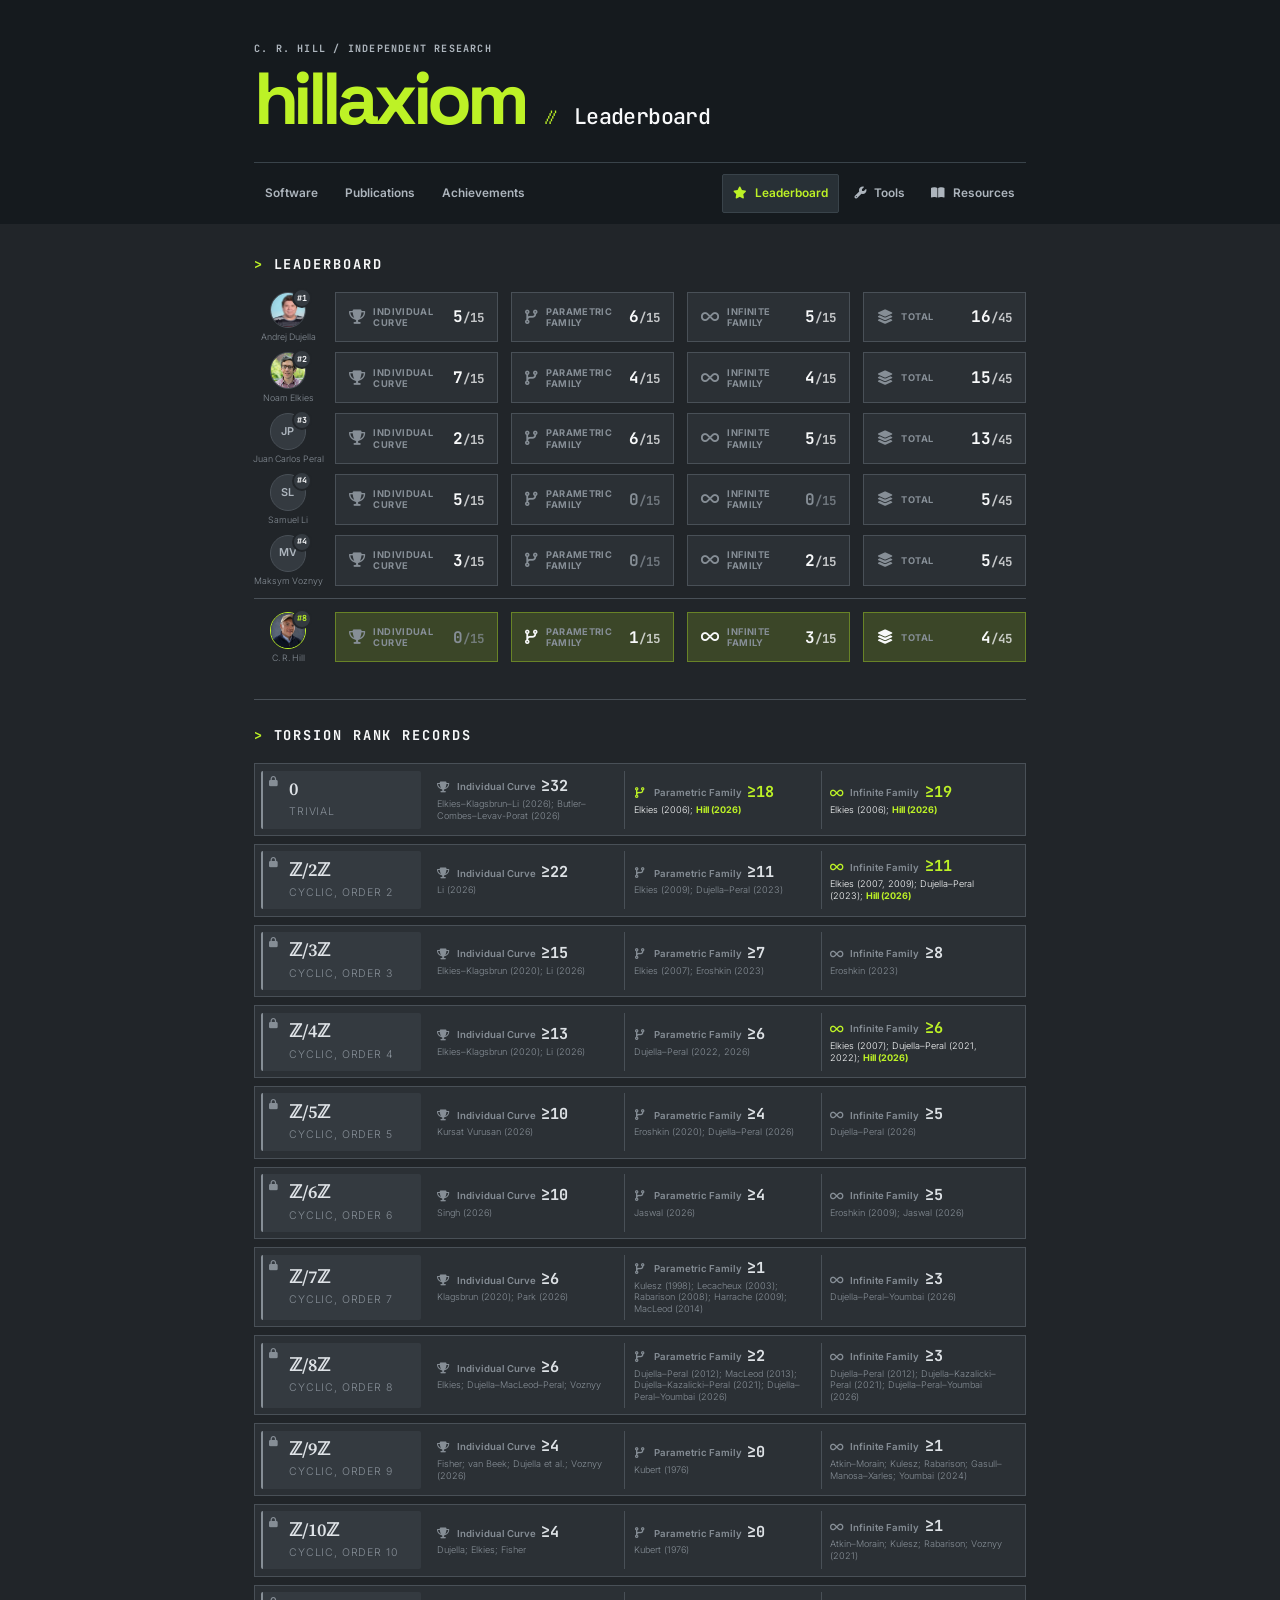
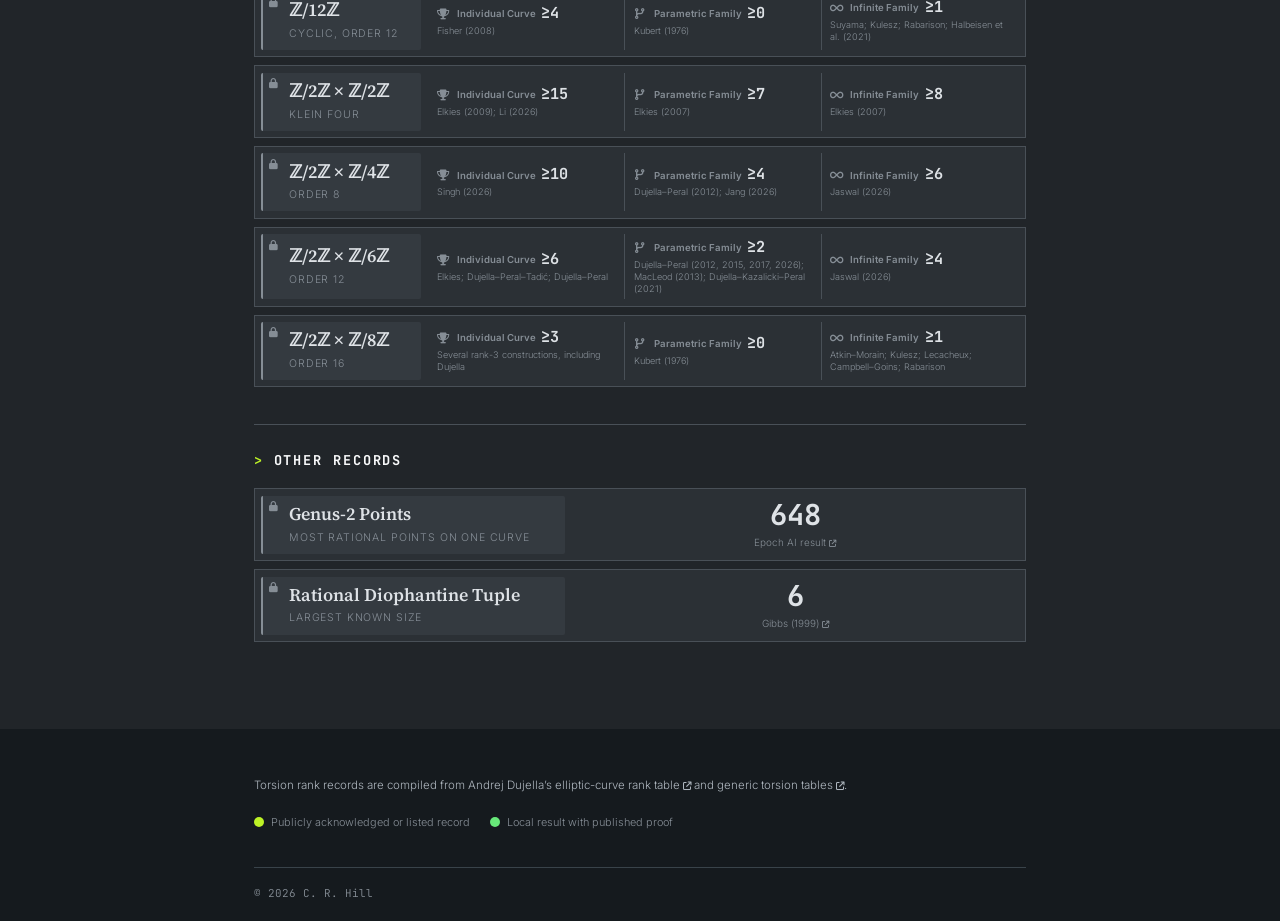
<file: leaderboard.html>
<!DOCTYPE html>
<html lang="en">
<head>
<meta charset="UTF-8">
<meta name="viewport" content="width=device-width, initial-scale=1.0">
<title>Torsion Rank Records &middot; hillaxiom</title>
<meta name="description" content="Elliptic-curve rank records over Q and Q(t) across the 15 rational torsion groups.">
<link rel="stylesheet" href="https://cdnjs.cloudflare.com/ajax/libs/font-awesome/6.5.2/css/all.min.css">
<link rel="preconnect" href="https://fonts.googleapis.com">
<link href="https://fonts.googleapis.com/css2?family=Source+Serif+4:ital,wght@0,400;0,600;0,700;1,400&family=Inter:wght@300;400;500;600&family=JetBrains+Mono:wght@500;700&family=Space+Grotesk:wght@500;700&display=swap" rel="stylesheet">
<link rel="stylesheet" href="css/style.css">
<link rel="stylesheet" href="css/leaderboard.css">
</head>
<body class="home-page">

<header class="site-header">
  <div class="site-header-inner">
    <div class="site-header-main">
      <span class="site-header-kicker">C. R. Hill / Independent research</span>
      <h1><a class="site-header-brand" href="index.html">hillaxiom</a><span class="site-header-page-title"><span aria-hidden="true">⫽</span> Leaderboard</span></h1>
    </div>
    <nav class="site-header-nav" aria-label="Primary">
      <a href="index.html#software">Software</a>
      <a href="index.html#papers">Publications</a>
      <a href="index.html#achievements">Achievements</a>
      <div class="site-header-nav-secondary">
        <a href="leaderboard.html" aria-current="page"><i class="fa-solid fa-star" aria-hidden="true"></i> Leaderboard</a>
        <a href="tools/"><i class="fa-solid fa-wrench" aria-hidden="true"></i> Tools</a>
        <a href="resources.html"><i class="fa-solid fa-book-open" aria-hidden="true"></i> Resources</a>
      </div>
    </nav>
  </div>
</header>

<div class="container">
  <nav class="mobile-explore" aria-label="More pages">
    <a href="leaderboard.html" aria-current="page"><i class="fa-solid fa-star" aria-hidden="true"></i> Leaderboard</a>
    <a href="tools/"><i class="fa-solid fa-wrench" aria-hidden="true"></i> Tools</a>
    <a href="resources.html"><i class="fa-solid fa-book-open" aria-hidden="true"></i> Resources</a>
  </nav>

  <section id="records" aria-label="Elliptic-curve torsion rank records over Q and Q(t)">

    <h2 class="section-title creditboard-title">Leaderboard</h2>

    <div class="records-creditboard" aria-label="Top five author credits, breaking total-credit ties by individual-curve credits, and C. R. Hill">
      <div class="records-scorebar" aria-label="Rank records credited to Andrej Dujella">
        <div class="score-profile" aria-label="Andrej Dujella, rank 1"><span class="score-photo-wrap"><img class="score-avatar" src="assets/andrej_dujella.jpg" alt=""><span class="score-rank-badge">#1</span></span><span>Andrej Dujella</span></div>
        <div class="score-item" aria-label="Individual Curve: 5 of 15 records"><i class="fa-solid fa-trophy" aria-hidden="true"></i><span class="score-label">Individual Curve</span><strong>5<span>/15</span></strong></div>
        <div class="score-item" aria-label="Parametric Family: 6 of 15 records"><i class="fa-solid fa-code-branch" aria-hidden="true"></i><span class="score-label">Parametric Family</span><strong>6<span>/15</span></strong></div>
        <div class="score-item" aria-label="Infinite Family: 5 of 15 records"><i class="fa-solid fa-infinity" aria-hidden="true"></i><span class="score-label">Infinite Family</span><strong>5<span>/15</span></strong></div>
        <div class="score-item" aria-label="Total: 16 of 45 records"><i class="fa-solid fa-layer-group" aria-hidden="true"></i><span class="score-label">Total</span><strong>16<span>/45</span></strong></div>
      </div>
      <div class="records-scorebar" aria-label="Rank records credited to Noam Elkies">
        <div class="score-profile" aria-label="Noam Elkies, rank 2"><span class="score-photo-wrap"><img class="score-avatar" src="assets/noam_elkies.jpg" alt=""><span class="score-rank-badge">#2</span></span><span>Noam Elkies</span></div>
        <div class="score-item" aria-label="Individual Curve: 7 of 15 records"><i class="fa-solid fa-trophy" aria-hidden="true"></i><span class="score-label">Individual Curve</span><strong>7<span>/15</span></strong></div>
        <div class="score-item" aria-label="Parametric Family: 4 of 15 records"><i class="fa-solid fa-code-branch" aria-hidden="true"></i><span class="score-label">Parametric Family</span><strong>4<span>/15</span></strong></div>
        <div class="score-item" aria-label="Infinite Family: 4 of 15 records"><i class="fa-solid fa-infinity" aria-hidden="true"></i><span class="score-label">Infinite Family</span><strong>4<span>/15</span></strong></div>
        <div class="score-item" aria-label="Total: 15 of 45 records"><i class="fa-solid fa-layer-group" aria-hidden="true"></i><span class="score-label">Total</span><strong>15<span>/45</span></strong></div>
      </div>
      <div class="records-scorebar" aria-label="Rank records credited to Juan Carlos Peral">
        <div class="score-profile" aria-label="Juan Carlos Peral, rank 3"><span class="score-photo-wrap"><span class="score-avatar score-initials" aria-hidden="true">JP</span><span class="score-rank-badge">#3</span></span><span>Juan Carlos Peral</span></div>
        <div class="score-item" aria-label="Individual Curve: 2 of 15 records"><i class="fa-solid fa-trophy" aria-hidden="true"></i><span class="score-label">Individual Curve</span><strong>2<span>/15</span></strong></div>
        <div class="score-item" aria-label="Parametric Family: 6 of 15 records"><i class="fa-solid fa-code-branch" aria-hidden="true"></i><span class="score-label">Parametric Family</span><strong>6<span>/15</span></strong></div>
        <div class="score-item" aria-label="Infinite Family: 5 of 15 records"><i class="fa-solid fa-infinity" aria-hidden="true"></i><span class="score-label">Infinite Family</span><strong>5<span>/15</span></strong></div>
        <div class="score-item" aria-label="Total: 13 of 45 records"><i class="fa-solid fa-layer-group" aria-hidden="true"></i><span class="score-label">Total</span><strong>13<span>/45</span></strong></div>
      </div>
      <div class="records-scorebar" aria-label="Rank records credited to Samuel Li">
        <div class="score-profile" aria-label="Samuel Li, tied for rank 4"><span class="score-photo-wrap"><span class="score-avatar score-initials" aria-hidden="true">SL</span><span class="score-rank-badge" title="Tied at rank 4">#4</span></span><span>Samuel Li</span></div>
        <div class="score-item" aria-label="Individual Curve: 5 of 15 records"><i class="fa-solid fa-trophy" aria-hidden="true"></i><span class="score-label">Individual Curve</span><strong>5<span>/15</span></strong></div>
        <div class="score-item score-zero" aria-label="Parametric Family: 0 of 15 records"><i class="fa-solid fa-code-branch" aria-hidden="true"></i><span class="score-label">Parametric Family</span><strong>0<span>/15</span></strong></div>
        <div class="score-item score-zero" aria-label="Infinite Family: 0 of 15 records"><i class="fa-solid fa-infinity" aria-hidden="true"></i><span class="score-label">Infinite Family</span><strong>0<span>/15</span></strong></div>
        <div class="score-item" aria-label="Total: 5 of 45 records"><i class="fa-solid fa-layer-group" aria-hidden="true"></i><span class="score-label">Total</span><strong>5<span>/45</span></strong></div>
      </div>
      <div class="records-scorebar" aria-label="Rank records credited to Maksym Voznyy">
        <div class="score-profile" aria-label="Maksym Voznyy, tied for rank 4"><span class="score-photo-wrap"><span class="score-avatar score-initials" aria-hidden="true">MV</span><span class="score-rank-badge" title="Tied at rank 4">#4</span></span><span>Maksym Voznyy</span></div>
        <div class="score-item" aria-label="Individual Curve: 3 of 15 records"><i class="fa-solid fa-trophy" aria-hidden="true"></i><span class="score-label">Individual Curve</span><strong>3<span>/15</span></strong></div>
        <div class="score-item score-zero" aria-label="Parametric Family: 0 of 15 records"><i class="fa-solid fa-code-branch" aria-hidden="true"></i><span class="score-label">Parametric Family</span><strong>0<span>/15</span></strong></div>
        <div class="score-item" aria-label="Infinite Family: 2 of 15 records"><i class="fa-solid fa-infinity" aria-hidden="true"></i><span class="score-label">Infinite Family</span><strong>2<span>/15</span></strong></div>
        <div class="score-item" aria-label="Total: 5 of 45 records"><i class="fa-solid fa-layer-group" aria-hidden="true"></i><span class="score-label">Total</span><strong>5<span>/45</span></strong></div>
      </div>
      <div class="records-scorebar score-owner" aria-label="Four rank records credited to C. R. Hill">
        <div class="score-profile" aria-label="C. R. Hill, tied for rank 8"><span class="score-photo-wrap"><img class="score-avatar" src="assets/c_hill.jpg" alt=""><span class="score-rank-badge" title="Tied at rank 8">#8</span></span><span>C. R. Hill</span></div>
        <div class="score-item score-zero" aria-label="Individual Curve: 0 of 15 records"><i class="fa-solid fa-trophy" aria-hidden="true"></i><span class="score-label">Individual Curve</span><strong>0<span>/15</span></strong></div>
        <div class="score-item" aria-label="Parametric Family: 1 of 15 records"><i class="fa-solid fa-code-branch" aria-hidden="true"></i><span class="score-label">Parametric Family</span><strong>1<span>/15</span></strong></div>
        <div class="score-item" aria-label="Infinite Family: 3 of 15 records"><i class="fa-solid fa-infinity" aria-hidden="true"></i><span class="score-label">Infinite Family</span><strong>3<span>/15</span></strong></div>
        <div class="score-item" aria-label="Total: 4 of 45 records"><i class="fa-solid fa-layer-group" aria-hidden="true"></i><span class="score-label">Total</span><strong>4<span>/45</span></strong></div>
      </div>
    </div>

    <h2 class="section-title record-grid-title">Torsion Rank Records</h2>

    <div class="records-grid torsion-records-grid">

      <!-- 0 -->
      <article class="record-card torsion-record-card">
        <div class="record-index"><i class="fa-solid fa-lock"></i></div>
        <div class="record-head"><h3>0</h3><p>trivial</p></div>
        <div class="rank-block"><div class="rank-cell"><div class="rank-label"><i class="fa-solid fa-trophy rank-type-icon" aria-hidden="true"></i>Individual Curve</div><strong>&ge;32</strong><span class="rank-credit"><span>Elkies–Klagsbrun–Li (2026); Butler–Combes–Levav-Porat (2026)</span></span></div><div class="rank-cell current-record"><div class="rank-label"><i class="fa-solid fa-code-branch rank-type-icon" aria-hidden="true"></i>Parametric Family</div><strong>&ge;18</strong><span class="rank-credit"><span>Elkies (2006); <strong class="current-holder">Hill (2026)</strong></span></span></div><div class="rank-cell current-record"><div class="rank-label"><i class="fa-solid fa-infinity rank-type-icon" aria-hidden="true"></i>Infinite Family</div><strong>&ge;19</strong><span class="rank-credit"><span>Elkies (2006); <strong class="current-holder">Hill (2026)</strong></span></span></div></div>
      </article>

      <!-- Z/2Z -->
      <article class="record-card torsion-record-card">
        <div class="record-index"><i class="fa-solid fa-lock"></i></div>
        <div class="record-head"><h3>&#8484;/2&#8484;</h3><p>cyclic, order 2</p></div>
        <div class="rank-block"><div class="rank-cell"><div class="rank-label"><i class="fa-solid fa-trophy rank-type-icon" aria-hidden="true"></i>Individual Curve</div><strong>&ge;22</strong><span class="rank-credit"><span>Li (2026)</span></span></div><div class="rank-cell"><div class="rank-label"><i class="fa-solid fa-code-branch rank-type-icon" aria-hidden="true"></i>Parametric Family</div><strong>&ge;11</strong><span class="rank-credit"><span>Elkies (2009); Dujella–Peral (2023)</span></span></div><div class="rank-cell current-record"><div class="rank-label"><i class="fa-solid fa-infinity rank-type-icon" aria-hidden="true"></i>Infinite Family</div><strong>&ge;11</strong><span class="rank-credit"><span>Elkies (2007, 2009); Dujella–Peral (2023); <strong class="current-holder">Hill (2026)</strong></span></span></div></div>
      </article>

      <!-- Z/3Z -->
      <article class="record-card torsion-record-card">
        <div class="record-index"><i class="fa-solid fa-lock"></i></div>
        <div class="record-head"><h3>&#8484;/3&#8484;</h3><p>cyclic, order 3</p></div>
        <div class="rank-block"><div class="rank-cell"><div class="rank-label"><i class="fa-solid fa-trophy rank-type-icon" aria-hidden="true"></i>Individual Curve</div><strong>&ge;15</strong><span class="rank-credit"><span>Elkies–Klagsbrun (2020); Li (2026)</span></span></div><div class="rank-cell"><div class="rank-label"><i class="fa-solid fa-code-branch rank-type-icon" aria-hidden="true"></i>Parametric Family</div><strong>&ge;7</strong><span class="rank-credit"><span>Elkies (2007); Eroshkin (2023)</span></span></div><div class="rank-cell"><div class="rank-label"><i class="fa-solid fa-infinity rank-type-icon" aria-hidden="true"></i>Infinite Family</div><strong>&ge;8</strong><span class="rank-credit"><span>Eroshkin (2023)</span></span></div></div>
      </article>

      <!-- Z/4Z -->
      <article class="record-card torsion-record-card">
        <div class="record-index"><i class="fa-solid fa-lock"></i></div>
        <div class="record-head"><h3>&#8484;/4&#8484;</h3><p>cyclic, order 4</p></div>
        <div class="rank-block"><div class="rank-cell"><div class="rank-label"><i class="fa-solid fa-trophy rank-type-icon" aria-hidden="true"></i>Individual Curve</div><strong>&ge;13</strong><span class="rank-credit"><span>Elkies–Klagsbrun (2020); Li (2026)</span></span></div><div class="rank-cell"><div class="rank-label"><i class="fa-solid fa-code-branch rank-type-icon" aria-hidden="true"></i>Parametric Family</div><strong>&ge;6</strong><span class="rank-credit"><span>Dujella–Peral (2022, 2026)</span></span></div><div class="rank-cell current-record"><div class="rank-label"><i class="fa-solid fa-infinity rank-type-icon" aria-hidden="true"></i>Infinite Family</div><strong>&ge;6</strong><span class="rank-credit"><span>Elkies (2007); Dujella–Peral (2021, 2022); <strong class="current-holder">Hill (2026)</strong></span></span></div></div>
      </article>

      <!-- Z/5Z -->
      <article class="record-card torsion-record-card">
        <div class="record-index"><i class="fa-solid fa-lock"></i></div>
        <div class="record-head"><h3>&#8484;/5&#8484;</h3><p>cyclic, order 5</p></div>
        <div class="rank-block"><div class="rank-cell"><div class="rank-label"><i class="fa-solid fa-trophy rank-type-icon" aria-hidden="true"></i>Individual Curve</div><strong>&ge;10</strong><span class="rank-credit"><span>Kursat Vurusan (2026)</span></span></div><div class="rank-cell"><div class="rank-label"><i class="fa-solid fa-code-branch rank-type-icon" aria-hidden="true"></i>Parametric Family</div><strong>&ge;4</strong><span class="rank-credit"><span>Eroshkin (2020); Dujella–Peral (2026)</span></span></div><div class="rank-cell"><div class="rank-label"><i class="fa-solid fa-infinity rank-type-icon" aria-hidden="true"></i>Infinite Family</div><strong>&ge;5</strong><span class="rank-credit"><span>Dujella–Peral (2026)</span></span></div></div>
      </article>

      <!-- Z/6Z -->
      <article class="record-card torsion-record-card">
        <div class="record-index"><i class="fa-solid fa-lock"></i></div>
        <div class="record-head"><h3>&#8484;/6&#8484;</h3><p>cyclic, order 6</p></div>
        <div class="rank-block"><div class="rank-cell"><div class="rank-label"><i class="fa-solid fa-trophy rank-type-icon" aria-hidden="true"></i>Individual Curve</div><strong>&ge;10</strong><span class="rank-credit"><span>Singh (2026)</span></span></div><div class="rank-cell"><div class="rank-label"><i class="fa-solid fa-code-branch rank-type-icon" aria-hidden="true"></i>Parametric Family</div><strong>&ge;4</strong><span class="rank-credit"><span>Jaswal (2026)</span></span></div><div class="rank-cell"><div class="rank-label"><i class="fa-solid fa-infinity rank-type-icon" aria-hidden="true"></i>Infinite Family</div><strong>&ge;5</strong><span class="rank-credit"><span>Eroshkin (2009); Jaswal (2026)</span></span></div></div>
      </article>

      <!-- Z/7Z -->
      <article class="record-card torsion-record-card">
        <div class="record-index"><i class="fa-solid fa-lock"></i></div>
        <div class="record-head"><h3>&#8484;/7&#8484;</h3><p>cyclic, order 7</p></div>
        <div class="rank-block"><div class="rank-cell"><div class="rank-label"><i class="fa-solid fa-trophy rank-type-icon" aria-hidden="true"></i>Individual Curve</div><strong>&ge;6</strong><span class="rank-credit"><span>Klagsbrun (2020); Park (2026)</span></span></div><div class="rank-cell"><div class="rank-label"><i class="fa-solid fa-code-branch rank-type-icon" aria-hidden="true"></i>Parametric Family</div><strong>&ge;1</strong><span class="rank-credit"><span>Kulesz (1998); Lecacheux (2003); Rabarison (2008); Harrache (2009); MacLeod (2014)</span></span></div><div class="rank-cell"><div class="rank-label"><i class="fa-solid fa-infinity rank-type-icon" aria-hidden="true"></i>Infinite Family</div><strong>&ge;3</strong><span class="rank-credit"><span>Dujella–Peral–Youmbai (2026)</span></span></div></div>
      </article>

      <!-- Z/8Z -->
      <article class="record-card torsion-record-card">
        <div class="record-index"><i class="fa-solid fa-lock"></i></div>
        <div class="record-head"><h3>&#8484;/8&#8484;</h3><p>cyclic, order 8</p></div>
        <div class="rank-block"><div class="rank-cell"><div class="rank-label"><i class="fa-solid fa-trophy rank-type-icon" aria-hidden="true"></i>Individual Curve</div><strong>&ge;6</strong><span class="rank-credit"><span>Elkies; Dujella–MacLeod–Peral; Voznyy</span></span></div><div class="rank-cell"><div class="rank-label"><i class="fa-solid fa-code-branch rank-type-icon" aria-hidden="true"></i>Parametric Family</div><strong>&ge;2</strong><span class="rank-credit"><span>Dujella–Peral (2012); MacLeod (2013); Dujella–Kazalicki–Peral (2021); Dujella–Peral–Youmbai (2026)</span></span></div><div class="rank-cell"><div class="rank-label"><i class="fa-solid fa-infinity rank-type-icon" aria-hidden="true"></i>Infinite Family</div><strong>&ge;3</strong><span class="rank-credit"><span>Dujella–Peral (2012); Dujella–Kazalicki–Peral (2021); Dujella–Peral–Youmbai (2026)</span></span></div></div>
      </article>

      <!-- Z/9Z -->
      <article class="record-card torsion-record-card">
        <div class="record-index"><i class="fa-solid fa-lock"></i></div>
        <div class="record-head"><h3>&#8484;/9&#8484;</h3><p>cyclic, order 9</p></div>
        <div class="rank-block"><div class="rank-cell"><div class="rank-label"><i class="fa-solid fa-trophy rank-type-icon" aria-hidden="true"></i>Individual Curve</div><strong>&ge;4</strong><span class="rank-credit"><span>Fisher; van Beek; Dujella et al.; Voznyy (2026)</span></span></div><div class="rank-cell"><div class="rank-label"><i class="fa-solid fa-code-branch rank-type-icon" aria-hidden="true"></i>Parametric Family</div><strong>&ge;0</strong><span class="rank-credit"><span>Kubert (1976)</span></span></div><div class="rank-cell"><div class="rank-label"><i class="fa-solid fa-infinity rank-type-icon" aria-hidden="true"></i>Infinite Family</div><strong>&ge;1</strong><span class="rank-credit"><span>Atkin–Morain; Kulesz; Rabarison; Gasull–Manosa–Xarles; Youmbai (2024)</span></span></div></div>
      </article>

      <!-- Z/10Z -->
      <article class="record-card torsion-record-card">
        <div class="record-index"><i class="fa-solid fa-lock"></i></div>
        <div class="record-head"><h3>&#8484;/10&#8484;</h3><p>cyclic, order 10</p></div>
        <div class="rank-block"><div class="rank-cell"><div class="rank-label"><i class="fa-solid fa-trophy rank-type-icon" aria-hidden="true"></i>Individual Curve</div><strong>&ge;4</strong><span class="rank-credit"><span>Dujella; Elkies; Fisher</span></span></div><div class="rank-cell"><div class="rank-label"><i class="fa-solid fa-code-branch rank-type-icon" aria-hidden="true"></i>Parametric Family</div><strong>&ge;0</strong><span class="rank-credit"><span>Kubert (1976)</span></span></div><div class="rank-cell"><div class="rank-label"><i class="fa-solid fa-infinity rank-type-icon" aria-hidden="true"></i>Infinite Family</div><strong>&ge;1</strong><span class="rank-credit"><span>Atkin–Morain; Kulesz; Rabarison; Voznyy (2021)</span></span></div></div>
      </article>

      <!-- Z/12Z -->
      <article class="record-card torsion-record-card">
        <div class="record-index"><i class="fa-solid fa-lock"></i></div>
        <div class="record-head"><h3>&#8484;/12&#8484;</h3><p>cyclic, order 12</p></div>
        <div class="rank-block"><div class="rank-cell"><div class="rank-label"><i class="fa-solid fa-trophy rank-type-icon" aria-hidden="true"></i>Individual Curve</div><strong>&ge;4</strong><span class="rank-credit"><span>Fisher (2008)</span></span></div><div class="rank-cell"><div class="rank-label"><i class="fa-solid fa-code-branch rank-type-icon" aria-hidden="true"></i>Parametric Family</div><strong>&ge;0</strong><span class="rank-credit"><span>Kubert (1976)</span></span></div><div class="rank-cell"><div class="rank-label"><i class="fa-solid fa-infinity rank-type-icon" aria-hidden="true"></i>Infinite Family</div><strong>&ge;1</strong><span class="rank-credit"><span>Suyama; Kulesz; Rabarison; Halbeisen et al. (2021)</span></span></div></div>
      </article>

      <!-- Z/2Z x Z/2Z -->
      <article class="record-card torsion-record-card">
        <div class="record-index"><i class="fa-solid fa-lock"></i></div>
        <div class="record-head"><h3>&#8484;/2&#8484; &times; &#8484;/2&#8484;</h3><p>Klein four</p></div>
        <div class="rank-block"><div class="rank-cell"><div class="rank-label"><i class="fa-solid fa-trophy rank-type-icon" aria-hidden="true"></i>Individual Curve</div><strong>&ge;15</strong><span class="rank-credit"><span>Elkies (2009); Li (2026)</span></span></div><div class="rank-cell"><div class="rank-label"><i class="fa-solid fa-code-branch rank-type-icon" aria-hidden="true"></i>Parametric Family</div><strong>&ge;7</strong><span class="rank-credit"><span>Elkies (2007)</span></span></div><div class="rank-cell"><div class="rank-label"><i class="fa-solid fa-infinity rank-type-icon" aria-hidden="true"></i>Infinite Family</div><strong>&ge;8</strong><span class="rank-credit"><span>Elkies (2007)</span></span></div></div>
      </article>
      
      <!-- Z/2Z x Z/4Z -->
      <article class="record-card torsion-record-card">
        <div class="record-index"><i class="fa-solid fa-lock"></i></div>
        <div class="record-head"><h3>&#8484;/2&#8484; &times; &#8484;/4&#8484;</h3><p>order 8</p></div>
        <div class="rank-block"><div class="rank-cell"><div class="rank-label"><i class="fa-solid fa-trophy rank-type-icon" aria-hidden="true"></i>Individual Curve</div><strong>&ge;10</strong><span class="rank-credit"><span>Singh (2026)</span></span></div><div class="rank-cell"><div class="rank-label"><i class="fa-solid fa-code-branch rank-type-icon" aria-hidden="true"></i>Parametric Family</div><strong>&ge;4</strong><span class="rank-credit"><span>Dujella–Peral (2012); Jang (2026)</span></span></div><div class="rank-cell"><div class="rank-label"><i class="fa-solid fa-infinity rank-type-icon" aria-hidden="true"></i>Infinite Family</div><strong>&ge;6</strong><span class="rank-credit"><span>Jaswal (2026)</span></span></div></div>
      </article>

      <!-- Z/2Z x Z/6Z -->
      <article class="record-card torsion-record-card">
        <div class="record-index"><i class="fa-solid fa-lock"></i></div>
        <div class="record-head"><h3>&#8484;/2&#8484; &times; &#8484;/6&#8484;</h3><p>order 12</p></div>
        <div class="rank-block"><div class="rank-cell"><div class="rank-label"><i class="fa-solid fa-trophy rank-type-icon" aria-hidden="true"></i>Individual Curve</div><strong>&ge;6</strong><span class="rank-credit"><span>Elkies; Dujella–Peral–Tadić; Dujella–Peral</span></span></div><div class="rank-cell"><div class="rank-label"><i class="fa-solid fa-code-branch rank-type-icon" aria-hidden="true"></i>Parametric Family</div><strong>&ge;2</strong><span class="rank-credit"><span>Dujella–Peral (2012, 2015, 2017, 2026); MacLeod (2013); Dujella–Kazalicki–Peral (2021)</span></span></div><div class="rank-cell"><div class="rank-label"><i class="fa-solid fa-infinity rank-type-icon" aria-hidden="true"></i>Infinite Family</div><strong>&ge;4</strong><span class="rank-credit"><span>Jaswal (2026)</span></span></div></div>
      </article>

      <!-- Z/2Z x Z/8Z -->
      <article class="record-card torsion-record-card">
        <div class="record-index"><i class="fa-solid fa-lock"></i></div>
        <div class="record-head"><h3>&#8484;/2&#8484; &times; &#8484;/8&#8484;</h3><p>order 16</p></div>
        <div class="rank-block"><div class="rank-cell"><div class="rank-label"><i class="fa-solid fa-trophy rank-type-icon" aria-hidden="true"></i>Individual Curve</div><strong>&ge;3</strong><span class="rank-credit"><span>Several rank-3 constructions, including Dujella</span></span></div><div class="rank-cell"><div class="rank-label"><i class="fa-solid fa-code-branch rank-type-icon" aria-hidden="true"></i>Parametric Family</div><strong>&ge;0</strong><span class="rank-credit"><span>Kubert (1976)</span></span></div><div class="rank-cell"><div class="rank-label"><i class="fa-solid fa-infinity rank-type-icon" aria-hidden="true"></i>Infinite Family</div><strong>&ge;1</strong><span class="rank-credit"><span>Atkin–Morain; Kulesz; Lecacheux; Campbell–Goins; Rabarison</span></span></div></div>
      </article>

    </div>

    <h2 class="section-title record-grid-title">Other Records</h2>

    <div class="records-grid torsion-records-grid other-records-grid" aria-label="Other mathematical records">
      <article class="record-card torsion-record-card other-record-card">
        <div class="record-index"><i class="fa-solid fa-lock" aria-hidden="true"></i></div>
        <div class="record-head"><h3>Genus-2 Points</h3><p>most rational points on one curve</p></div>
        <div class="rank-block">
          <div class="rank-cell">
            <strong>648</strong>
            <span class="rank-credit"><span><a class="record-source" href="https://epoch.ai/frontiermath/open-problems/genus-2-rational-points" target="_blank" rel="noopener noreferrer">Epoch AI result <i class="fa-solid fa-arrow-up-right-from-square" aria-hidden="true"></i></a></span></span>
          </div>
        </div>
      </article>
      <article class="record-card torsion-record-card other-record-card">
        <div class="record-index"><i class="fa-solid fa-lock" aria-hidden="true"></i></div>
        <div class="record-head"><h3>Rational Diophantine Tuple</h3><p>largest known size</p></div>
        <div class="rank-block">
          <div class="rank-cell">
            <strong>6</strong>
            <span class="rank-credit"><span><a class="record-source" href="https://arxiv.org/abs/math/9902081" target="_blank" rel="noopener noreferrer">Gibbs (1999) <i class="fa-solid fa-arrow-up-right-from-square" aria-hidden="true"></i></a></span></span>
          </div>
        </div>
      </article>
    </div>

  </section>

</div>

<footer class="site-footer leaderboard-footer">
  <div class="footer-inner">
    <p class="data-source-note">Torsion rank records are compiled from Andrej Dujella’s <a href="https://web.math.pmf.unizg.hr/~duje/tors/tors.html" target="_blank" rel="noopener noreferrer">elliptic-curve rank table <i class="fa-solid fa-arrow-up-right-from-square" aria-hidden="true"></i></a> and <a href="https://web.math.pmf.unizg.hr/~duje/tors/generic.html" target="_blank" rel="noopener noreferrer">generic torsion tables <i class="fa-solid fa-arrow-up-right-from-square" aria-hidden="true"></i></a>.</p>
    <p class="record-color-key"><span><i class="color-swatch listed" aria-hidden="true"></i> Publicly acknowledged or listed record</span><span><i class="color-swatch local" aria-hidden="true"></i> Local result with published proof</span></p>
    <div class="footer-bottom">
      <span>&copy; 2026 C. R. Hill</span>
    </div>
  </div>
</footer>

</body>
</html>
</file>
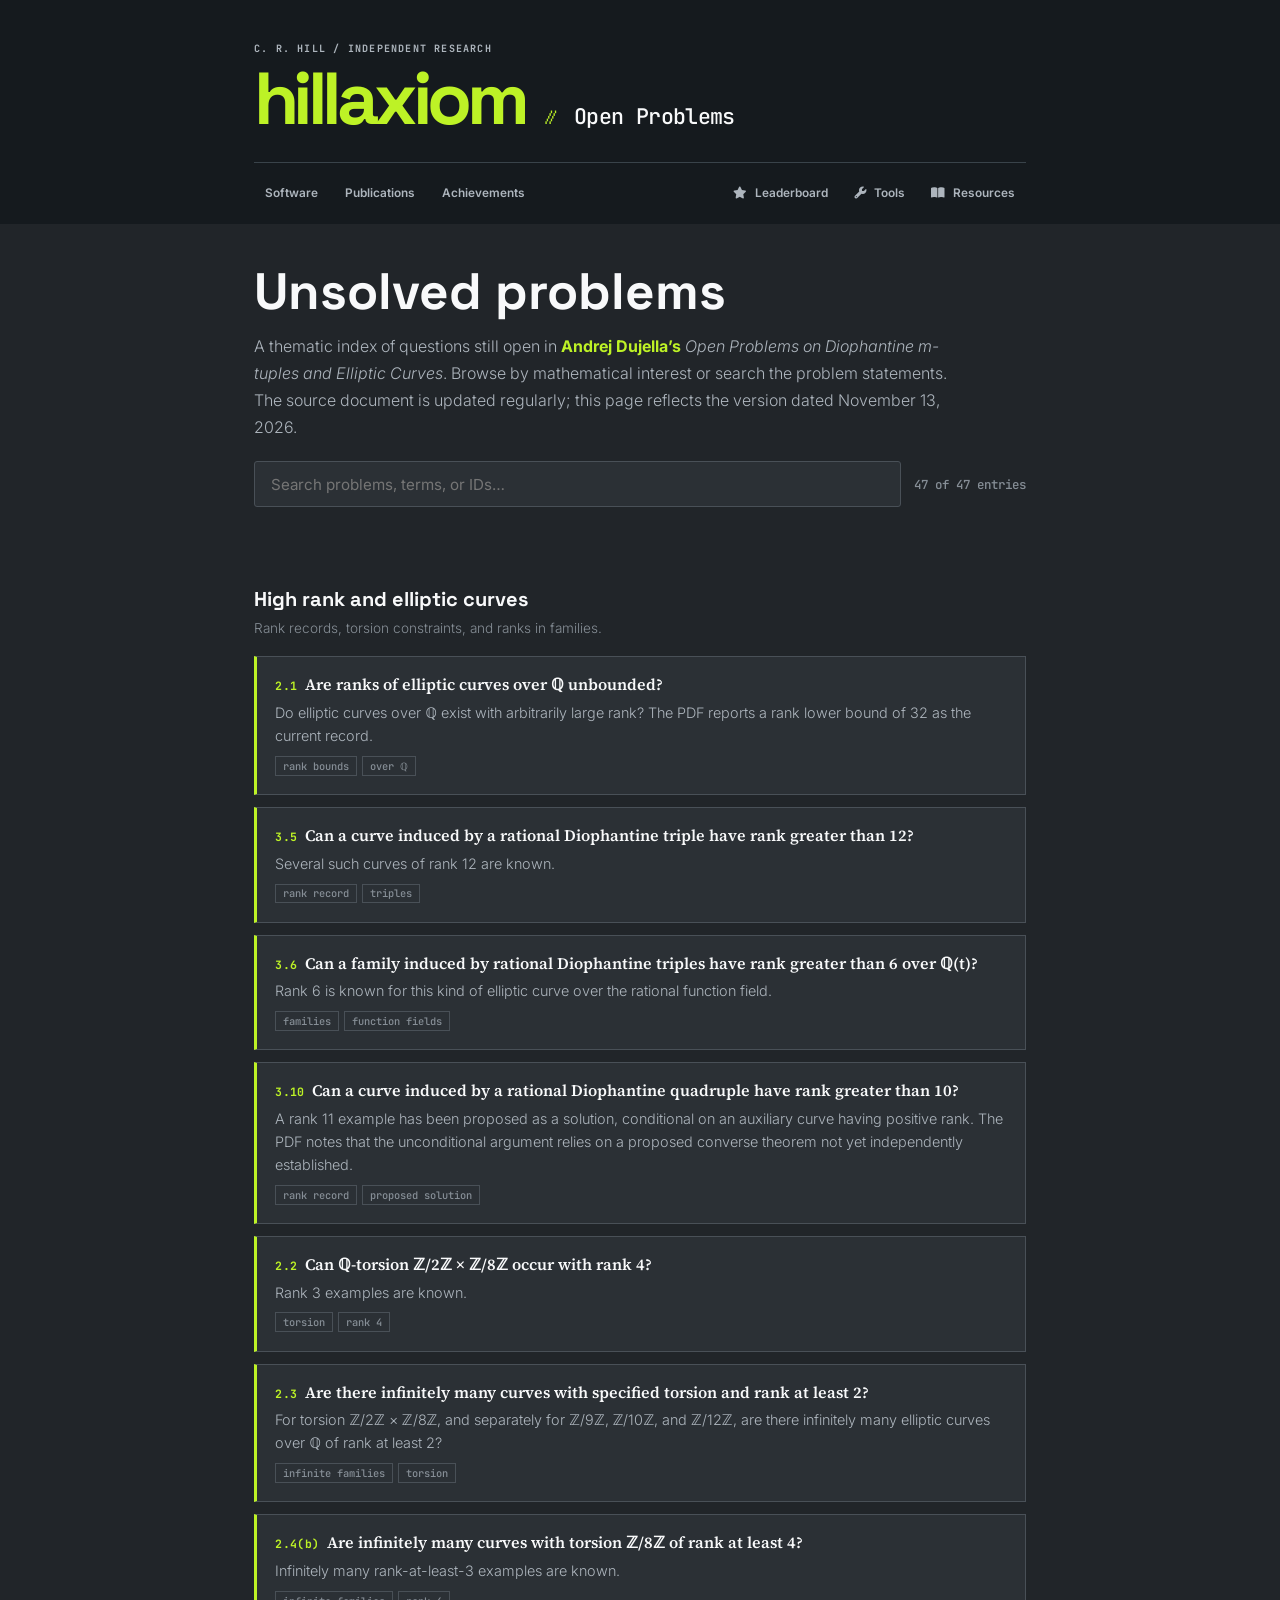
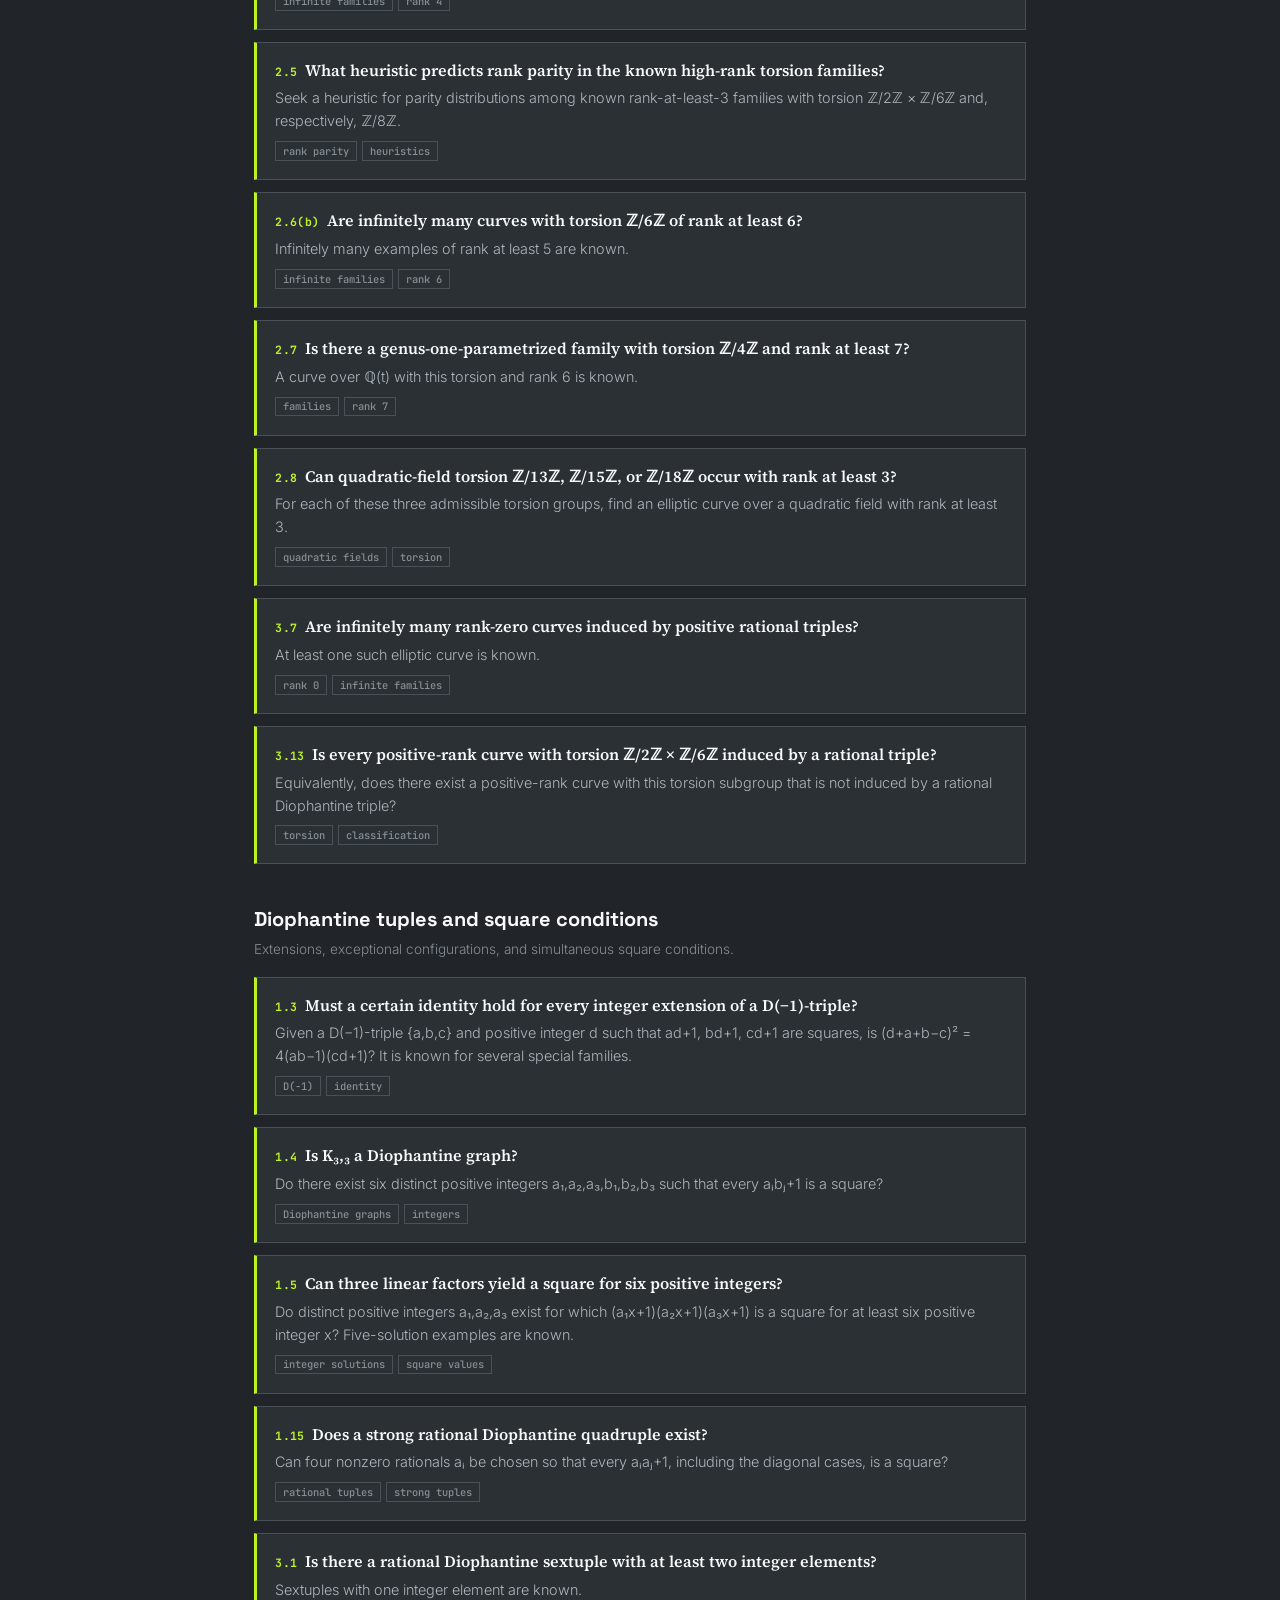
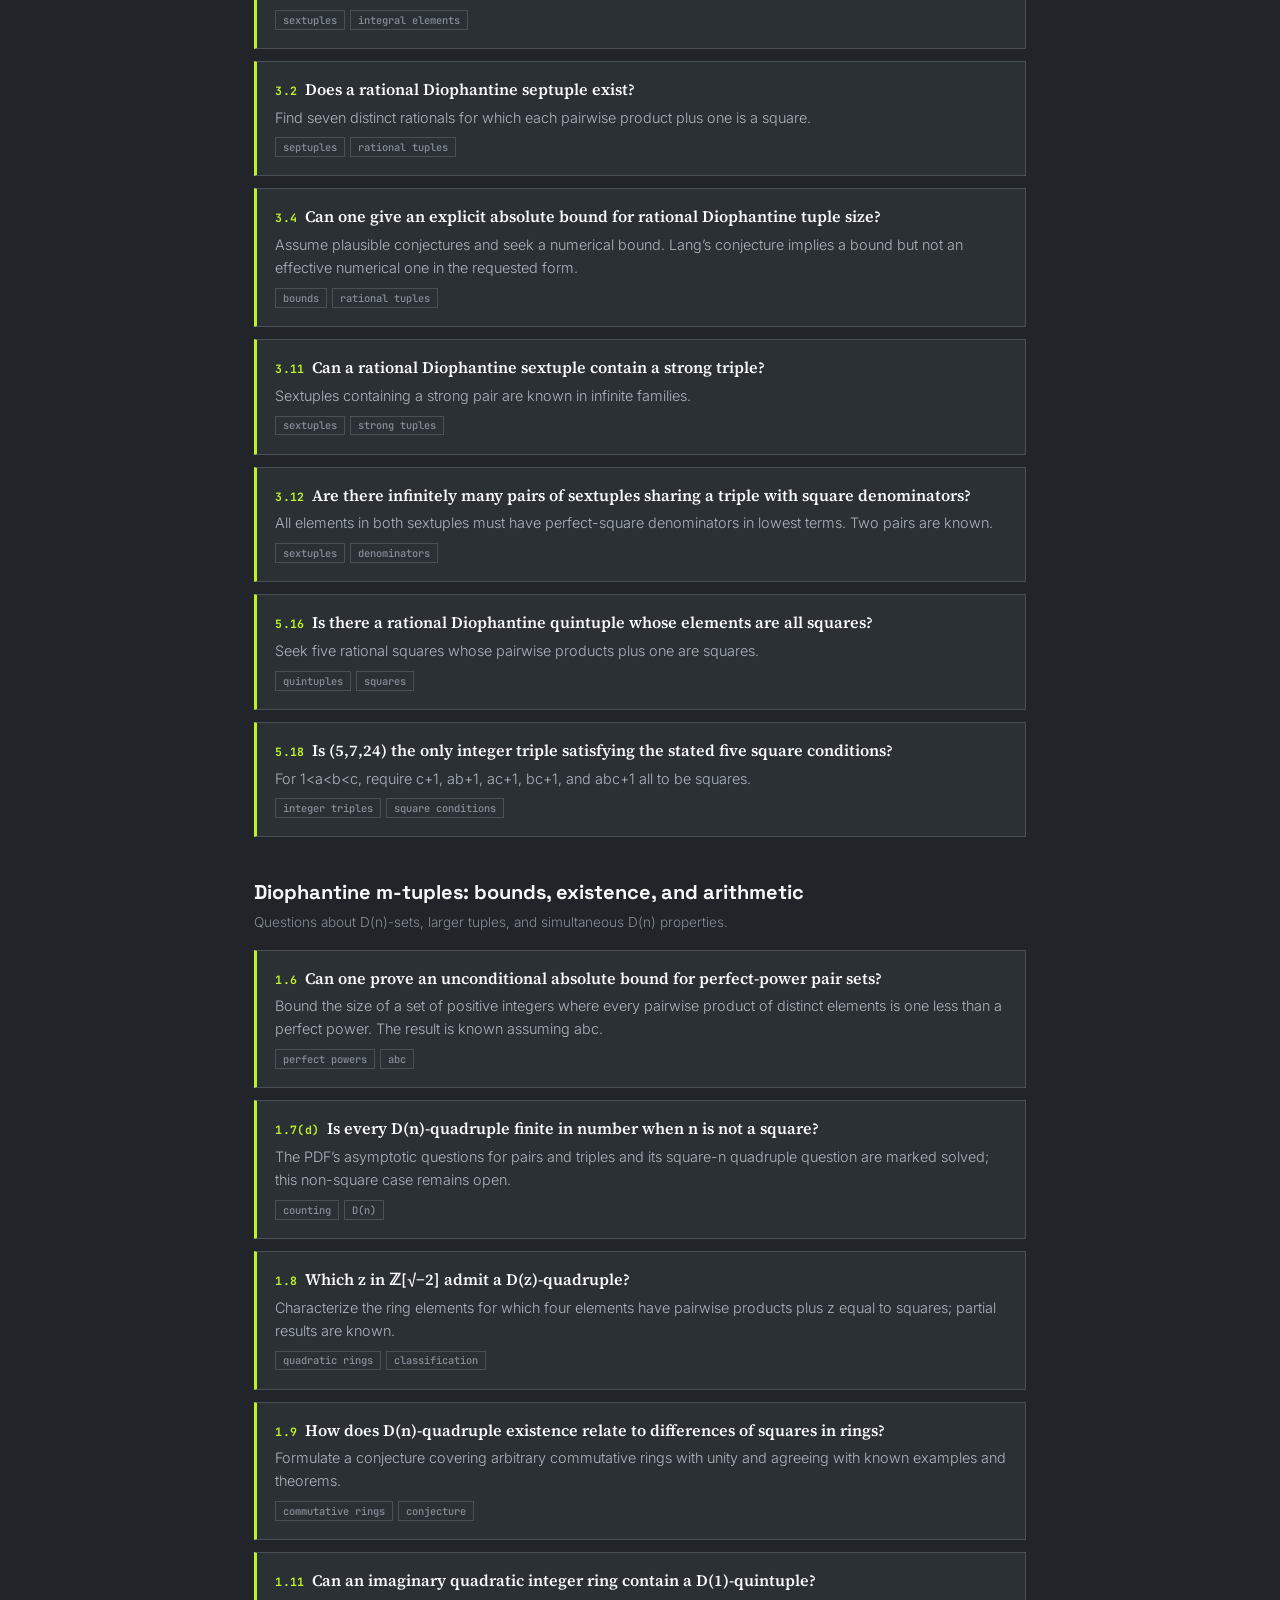
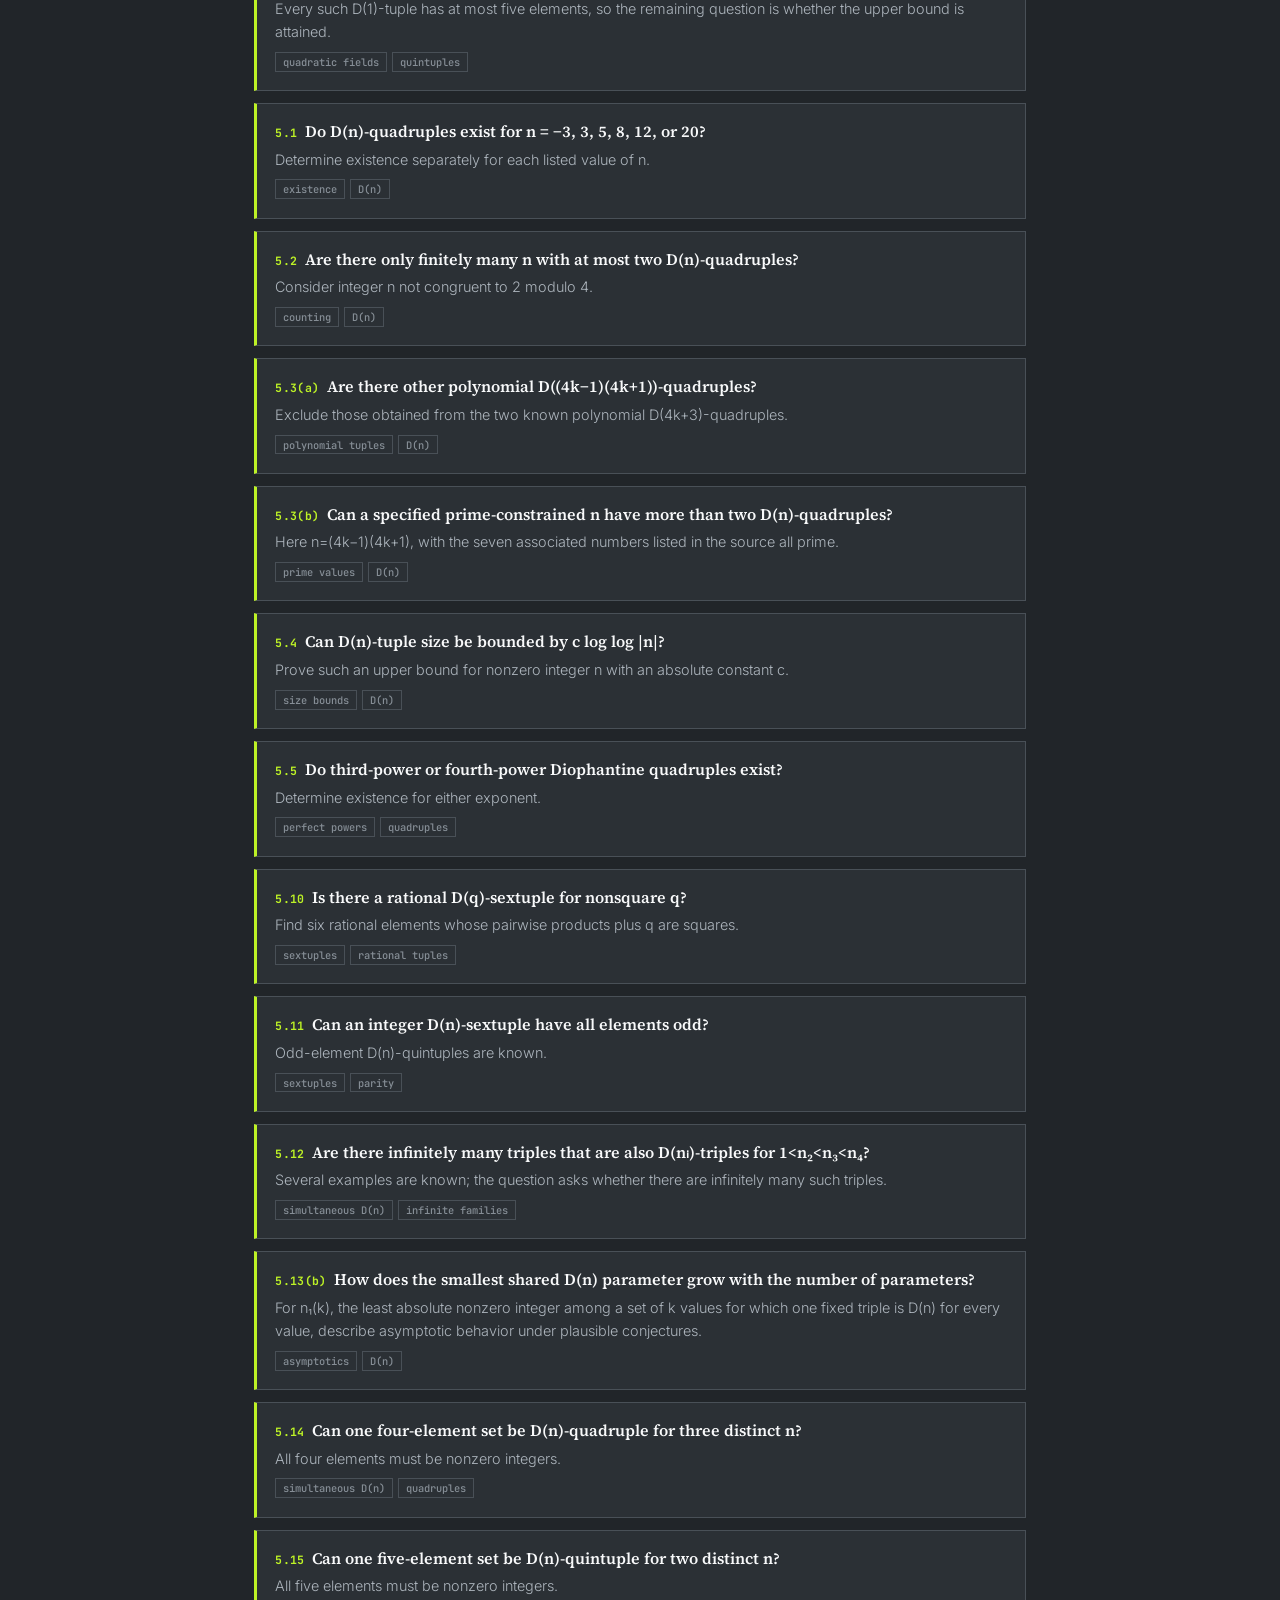
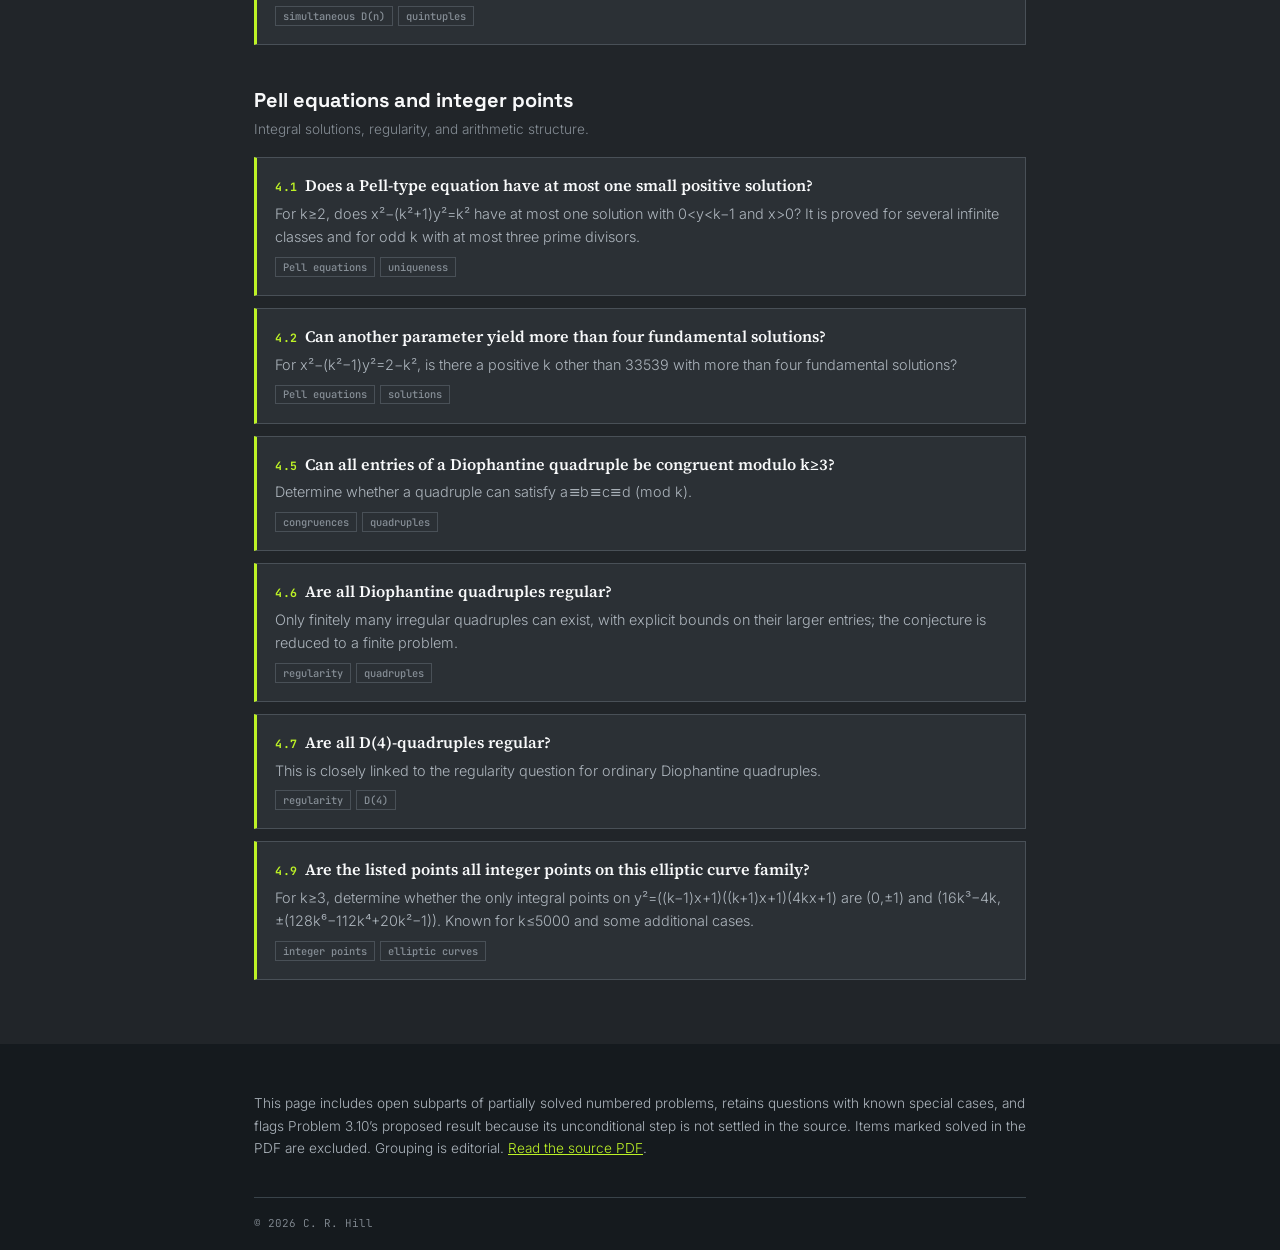
<file: problems.html>
<!DOCTYPE html>
<html lang="en">
<head>
<meta charset="UTF-8">
<meta name="viewport" content="width=device-width, initial-scale=1.0">
<meta name="description" content="Unsolved problems selected from Andrej Dujella's Open Problems on Diophantine m-tuples and Elliptic Curves.">
<title>Open Problems &middot; hillaxiom</title>
<link rel="stylesheet" href="https://cdnjs.cloudflare.com/ajax/libs/font-awesome/6.5.2/css/all.min.css">
<link rel="preconnect" href="https://fonts.googleapis.com">
<link href="https://fonts.googleapis.com/css2?family=Source+Serif+4:wght@400;600;700&family=Inter:wght@300;400;500;600&family=JetBrains+Mono:wght@500;700&family=Space+Grotesk:wght@500;700&display=swap" rel="stylesheet">
<link rel="stylesheet" href="css/style.css">
<style>
.problems-hero { padding: 2.5rem 0 1.5rem; }
.problems-hero h2 { font: 700 clamp(2rem,5vw,3.2rem)/1.1 "Space Grotesk",sans-serif; color:var(--fg-strong); margin-bottom:.8rem; }
.problems-hero p { color:var(--fg-soft); max-width:720px; }
.problem-tools { display:flex; gap:.8rem; flex-wrap:wrap; align-items:center; margin:1.2rem 0 1.8rem; }
.problem-tools input { flex:1 1 250px; min-width:0; padding:.8rem 1rem; color:var(--fg); background:var(--bg-raised); border:1px solid var(--border); border-radius:3px; font:400 .95rem var(--sans); }
.problem-tools input:focus { outline:2px solid var(--accent); outline-offset:2px; }
.problem-count { color:var(--dim); font:500 .78rem var(--mono); }
.problem-group { padding:1.6rem 0 1rem; }
.problem-group h2 { font:700 1.25rem "Space Grotesk",sans-serif; color:var(--fg-strong); margin:0 0 .35rem; }
.problem-group .group-note { color:var(--dim); font-size:.85rem; margin-bottom:1rem; }
.problem-list { display:grid; gap:.75rem; }
.problem-card { background:var(--bg-raised); border:1px solid var(--border); border-left:3px solid var(--accent); padding:1rem 1.15rem; }
.problem-card h3 { color:var(--fg-strong); font:600 1rem/1.45 var(--serif); margin-bottom:.28rem; }
.problem-card p { color:var(--fg-soft); font-size:.9rem; line-height:1.6; }
.problem-id { color:var(--accent); font:700 .72rem var(--mono); letter-spacing:.03em; margin-right:.45rem; white-space:nowrap; }
.problem-tag { display:inline-block; margin:.55rem .35rem 0 0; padding:.12rem .42rem; border:1px solid var(--border); color:var(--dim); font:500 .65rem var(--mono); }
.problem-card.provisional { border-left-color:#e1ad55; }
.problem-card.provisional .problem-id { color:#e1ad55; }
.source-note { margin:1rem 0 3rem; padding:1rem 1.15rem; border:1px solid var(--border); color:var(--fg-soft); font-size:.85rem; }
.problems-footer-note { color:var(--fg-soft); font-size:.85rem; line-height:1.65; }
.problems-footer-note a { text-decoration:underline; }
@media(max-width:600px){.problem-card{padding:.85rem}.problems-hero{padding-top:1.6rem}}
</style>
</head>
<body class="home-page">
<header class="site-header"><div class="site-header-inner"><div class="site-header-main">
<span class="site-header-kicker">C. R. Hill / Independent research</span>
<h1><a class="site-header-brand" href="index.html">hillaxiom</a><span class="site-header-page-title"><span aria-hidden="true">⫽</span> Open Problems</span></h1>
</div><nav class="site-header-nav" aria-label="Primary"><a href="index.html#software">Software</a><a href="index.html#papers">Publications</a><a href="index.html#achievements">Achievements</a><div class="site-header-nav-secondary"><a href="leaderboard.html"><i class="fa-solid fa-star" aria-hidden="true"></i> Leaderboard</a><a href="tools/"><i class="fa-solid fa-wrench" aria-hidden="true"></i> Tools</a><a href="resources.html"><i class="fa-solid fa-book-open" aria-hidden="true"></i> Resources</a></div></nav></div></header>
<main class="container">
<nav class="mobile-explore" aria-label="More pages"><a href="leaderboard.html"><i class="fa-solid fa-star" aria-hidden="true"></i> Leaderboard</a><a href="tools/"><i class="fa-solid fa-wrench" aria-hidden="true"></i> Tools</a><a href="resources.html"><i class="fa-solid fa-book-open" aria-hidden="true"></i> Resources</a></nav>
<section class="problems-hero"><h2>Unsolved problems</h2><p>A thematic index of questions still open in <a href="https://web.math.pmf.unizg.hr/~duje/"><strong>Andrej Dujella’s</strong></a> <em>Open Problems on Diophantine m-tuples and Elliptic Curves</em>. Browse by mathematical interest or search the problem statements. The source document is updated regularly; this page reflects the version dated November 13, 2026.</p>
<div class="problem-tools"><input id="problem-search" type="search" placeholder="Search problems, terms, or IDs…" aria-label="Search problems"><span class="problem-count" id="problem-count" aria-live="polite"></span></div></section>

<section class="problem-group" data-group><h2>High rank and elliptic curves</h2><p class="group-note">Rank records, torsion constraints, and ranks in families.</p><div class="problem-list">
<article class="problem-card"><h3><span class="problem-id">2.1</span>Are ranks of elliptic curves over ℚ unbounded?</h3><p>Do elliptic curves over ℚ exist with arbitrarily large rank? The PDF reports a rank lower bound of 32 as the current record.</p><span class="problem-tag">rank bounds</span><span class="problem-tag">over ℚ</span></article>
<article class="problem-card"><h3><span class="problem-id">3.5</span>Can a curve induced by a rational Diophantine triple have rank greater than 12?</h3><p>Several such curves of rank 12 are known.</p><span class="problem-tag">rank record</span><span class="problem-tag">triples</span></article>
<article class="problem-card"><h3><span class="problem-id">3.6</span>Can a family induced by rational Diophantine triples have rank greater than 6 over ℚ(t)?</h3><p>Rank 6 is known for this kind of elliptic curve over the rational function field.</p><span class="problem-tag">families</span><span class="problem-tag">function fields</span></article>
<article class="problem-card"><h3><span class="problem-id">3.10</span>Can a curve induced by a rational Diophantine quadruple have rank greater than 10?</h3><p>A rank 11 example has been proposed as a solution, conditional on an auxiliary curve having positive rank. The PDF notes that the unconditional argument relies on a proposed converse theorem not yet independently established.</p><span class="problem-tag">rank record</span><span class="problem-tag">proposed solution</span></article>
<article class="problem-card"><h3><span class="problem-id">2.2</span>Can ℚ-torsion ℤ/2ℤ × ℤ/8ℤ occur with rank 4?</h3><p>Rank 3 examples are known.</p><span class="problem-tag">torsion</span><span class="problem-tag">rank 4</span></article>
<article class="problem-card"><h3><span class="problem-id">2.3</span>Are there infinitely many curves with specified torsion and rank at least 2?</h3><p>For torsion ℤ/2ℤ × ℤ/8ℤ, and separately for ℤ/9ℤ, ℤ/10ℤ, and ℤ/12ℤ, are there infinitely many elliptic curves over ℚ of rank at least 2?</p><span class="problem-tag">infinite families</span><span class="problem-tag">torsion</span></article>
<article class="problem-card"><h3><span class="problem-id">2.4(b)</span>Are infinitely many curves with torsion ℤ/8ℤ of rank at least 4?</h3><p>Infinitely many rank-at-least-3 examples are known.</p><span class="problem-tag">infinite families</span><span class="problem-tag">rank 4</span></article>
<article class="problem-card"><h3><span class="problem-id">2.5</span>What heuristic predicts rank parity in the known high-rank torsion families?</h3><p>Seek a heuristic for parity distributions among known rank-at-least-3 families with torsion ℤ/2ℤ × ℤ/6ℤ and, respectively, ℤ/8ℤ.</p><span class="problem-tag">rank parity</span><span class="problem-tag">heuristics</span></article>
<article class="problem-card"><h3><span class="problem-id">2.6(b)</span>Are infinitely many curves with torsion ℤ/6ℤ of rank at least 6?</h3><p>Infinitely many examples of rank at least 5 are known.</p><span class="problem-tag">infinite families</span><span class="problem-tag">rank 6</span></article>
<article class="problem-card"><h3><span class="problem-id">2.7</span>Is there a genus-one-parametrized family with torsion ℤ/4ℤ and rank at least 7?</h3><p>A curve over ℚ(t) with this torsion and rank 6 is known.</p><span class="problem-tag">families</span><span class="problem-tag">rank 7</span></article>
<article class="problem-card"><h3><span class="problem-id">2.8</span>Can quadratic-field torsion ℤ/13ℤ, ℤ/15ℤ, or ℤ/18ℤ occur with rank at least 3?</h3><p>For each of these three admissible torsion groups, find an elliptic curve over a quadratic field with rank at least 3.</p><span class="problem-tag">quadratic fields</span><span class="problem-tag">torsion</span></article>
<article class="problem-card"><h3><span class="problem-id">3.7</span>Are infinitely many rank-zero curves induced by positive rational triples?</h3><p>At least one such elliptic curve is known.</p><span class="problem-tag">rank 0</span><span class="problem-tag">infinite families</span></article>
<article class="problem-card"><h3><span class="problem-id">3.13</span>Is every positive-rank curve with torsion ℤ/2ℤ × ℤ/6ℤ induced by a rational triple?</h3><p>Equivalently, does there exist a positive-rank curve with this torsion subgroup that is not induced by a rational Diophantine triple?</p><span class="problem-tag">torsion</span><span class="problem-tag">classification</span></article>
</div></section>

<section class="problem-group" data-group><h2>Diophantine tuples and square conditions</h2><p class="group-note">Extensions, exceptional configurations, and simultaneous square conditions.</p><div class="problem-list">
<article class="problem-card"><h3><span class="problem-id">1.3</span>Must a certain identity hold for every integer extension of a D(−1)-triple?</h3><p>Given a D(−1)-triple {a,b,c} and positive integer d such that ad+1, bd+1, cd+1 are squares, is (d+a+b−c)² = 4(ab−1)(cd+1)? It is known for several special families.</p><span class="problem-tag">D(−1)</span><span class="problem-tag">identity</span></article>
<article class="problem-card"><h3><span class="problem-id">1.4</span>Is K₃,₃ a Diophantine graph?</h3><p>Do there exist six distinct positive integers a₁,a₂,a₃,b₁,b₂,b₃ such that every aᵢbⱼ+1 is a square?</p><span class="problem-tag">Diophantine graphs</span><span class="problem-tag">integers</span></article>
<article class="problem-card"><h3><span class="problem-id">1.5</span>Can three linear factors yield a square for six positive integers?</h3><p>Do distinct positive integers a₁,a₂,a₃ exist for which (a₁x+1)(a₂x+1)(a₃x+1) is a square for at least six positive integer x? Five-solution examples are known.</p><span class="problem-tag">integer solutions</span><span class="problem-tag">square values</span></article>
<article class="problem-card"><h3><span class="problem-id">1.15</span>Does a strong rational Diophantine quadruple exist?</h3><p>Can four nonzero rationals aᵢ be chosen so that every aᵢaⱼ+1, including the diagonal cases, is a square?</p><span class="problem-tag">rational tuples</span><span class="problem-tag">strong tuples</span></article>
<article class="problem-card"><h3><span class="problem-id">3.1</span>Is there a rational Diophantine sextuple with at least two integer elements?</h3><p>Sextuples with one integer element are known.</p><span class="problem-tag">sextuples</span><span class="problem-tag">integral elements</span></article>
<article class="problem-card"><h3><span class="problem-id">3.2</span>Does a rational Diophantine septuple exist?</h3><p>Find seven distinct rationals for which each pairwise product plus one is a square.</p><span class="problem-tag">septuples</span><span class="problem-tag">rational tuples</span></article>
<article class="problem-card"><h3><span class="problem-id">3.4</span>Can one give an explicit absolute bound for rational Diophantine tuple size?</h3><p>Assume plausible conjectures and seek a numerical bound. Lang’s conjecture implies a bound but not an effective numerical one in the requested form.</p><span class="problem-tag">bounds</span><span class="problem-tag">rational tuples</span></article>
<article class="problem-card"><h3><span class="problem-id">3.11</span>Can a rational Diophantine sextuple contain a strong triple?</h3><p>Sextuples containing a strong pair are known in infinite families.</p><span class="problem-tag">sextuples</span><span class="problem-tag">strong tuples</span></article>
<article class="problem-card"><h3><span class="problem-id">3.12</span>Are there infinitely many pairs of sextuples sharing a triple with square denominators?</h3><p>All elements in both sextuples must have perfect-square denominators in lowest terms. Two pairs are known.</p><span class="problem-tag">sextuples</span><span class="problem-tag">denominators</span></article>
<article class="problem-card"><h3><span class="problem-id">5.16</span>Is there a rational Diophantine quintuple whose elements are all squares?</h3><p>Seek five rational squares whose pairwise products plus one are squares.</p><span class="problem-tag">quintuples</span><span class="problem-tag">squares</span></article>
<article class="problem-card"><h3><span class="problem-id">5.18</span>Is (5,7,24) the only integer triple satisfying the stated five square conditions?</h3><p>For 1&lt;a&lt;b&lt;c, require c+1, ab+1, ac+1, bc+1, and abc+1 all to be squares.</p><span class="problem-tag">integer triples</span><span class="problem-tag">square conditions</span></article>
</div></section>

<section class="problem-group" data-group><h2>Diophantine m-tuples: bounds, existence, and arithmetic</h2><p class="group-note">Questions about D(n)-sets, larger tuples, and simultaneous D(n) properties.</p><div class="problem-list">
<article class="problem-card"><h3><span class="problem-id">1.6</span>Can one prove an unconditional absolute bound for perfect-power pair sets?</h3><p>Bound the size of a set of positive integers where every pairwise product of distinct elements is one less than a perfect power. The result is known assuming abc.</p><span class="problem-tag">perfect powers</span><span class="problem-tag">abc</span></article>
<article class="problem-card"><h3><span class="problem-id">1.7(d)</span>Is every D(n)-quadruple finite in number when n is not a square?</h3><p>The PDF’s asymptotic questions for pairs and triples and its square-n quadruple question are marked solved; this non-square case remains open.</p><span class="problem-tag">counting</span><span class="problem-tag">D(n)</span></article>
<article class="problem-card"><h3><span class="problem-id">1.8</span>Which z in ℤ[√−2] admit a D(z)-quadruple?</h3><p>Characterize the ring elements for which four elements have pairwise products plus z equal to squares; partial results are known.</p><span class="problem-tag">quadratic rings</span><span class="problem-tag">classification</span></article>
<article class="problem-card"><h3><span class="problem-id">1.9</span>How does D(n)-quadruple existence relate to differences of squares in rings?</h3><p>Formulate a conjecture covering arbitrary commutative rings with unity and agreeing with known examples and theorems.</p><span class="problem-tag">commutative rings</span><span class="problem-tag">conjecture</span></article>
<article class="problem-card"><h3><span class="problem-id">1.11</span>Can an imaginary quadratic integer ring contain a D(1)-quintuple?</h3><p>Every such D(1)-tuple has at most five elements, so the remaining question is whether the upper bound is attained.</p><span class="problem-tag">quadratic fields</span><span class="problem-tag">quintuples</span></article>
<article class="problem-card"><h3><span class="problem-id">5.1</span>Do D(n)-quadruples exist for n = −3, 3, 5, 8, 12, or 20?</h3><p>Determine existence separately for each listed value of n.</p><span class="problem-tag">existence</span><span class="problem-tag">D(n)</span></article>
<article class="problem-card"><h3><span class="problem-id">5.2</span>Are there only finitely many n with at most two D(n)-quadruples?</h3><p>Consider integer n not congruent to 2 modulo 4.</p><span class="problem-tag">counting</span><span class="problem-tag">D(n)</span></article>
<article class="problem-card"><h3><span class="problem-id">5.3(a)</span>Are there other polynomial D((4k−1)(4k+1))-quadruples?</h3><p>Exclude those obtained from the two known polynomial D(4k+3)-quadruples.</p><span class="problem-tag">polynomial tuples</span><span class="problem-tag">D(n)</span></article>
<article class="problem-card"><h3><span class="problem-id">5.3(b)</span>Can a specified prime-constrained n have more than two D(n)-quadruples?</h3><p>Here n=(4k−1)(4k+1), with the seven associated numbers listed in the source all prime.</p><span class="problem-tag">prime values</span><span class="problem-tag">D(n)</span></article>
<article class="problem-card"><h3><span class="problem-id">5.4</span>Can D(n)-tuple size be bounded by c log log |n|?</h3><p>Prove such an upper bound for nonzero integer n with an absolute constant c.</p><span class="problem-tag">size bounds</span><span class="problem-tag">D(n)</span></article>
<article class="problem-card"><h3><span class="problem-id">5.5</span>Do third-power or fourth-power Diophantine quadruples exist?</h3><p>Determine existence for either exponent.</p><span class="problem-tag">perfect powers</span><span class="problem-tag">quadruples</span></article>
<article class="problem-card"><h3><span class="problem-id">5.10</span>Is there a rational D(q)-sextuple for nonsquare q?</h3><p>Find six rational elements whose pairwise products plus q are squares.</p><span class="problem-tag">sextuples</span><span class="problem-tag">rational tuples</span></article>
<article class="problem-card"><h3><span class="problem-id">5.11</span>Can an integer D(n)-sextuple have all elements odd?</h3><p>Odd-element D(n)-quintuples are known.</p><span class="problem-tag">sextuples</span><span class="problem-tag">parity</span></article>
<article class="problem-card"><h3><span class="problem-id">5.12</span>Are there infinitely many triples that are also D(nᵢ)-triples for 1&lt;n₂&lt;n₃&lt;n₄?</h3><p>Several examples are known; the question asks whether there are infinitely many such triples.</p><span class="problem-tag">simultaneous D(n)</span><span class="problem-tag">infinite families</span></article>
<article class="problem-card"><h3><span class="problem-id">5.13(b)</span>How does the smallest shared D(n) parameter grow with the number of parameters?</h3><p>For n₁(k), the least absolute nonzero integer among a set of k values for which one fixed triple is D(n) for every value, describe asymptotic behavior under plausible conjectures.</p><span class="problem-tag">asymptotics</span><span class="problem-tag">D(n)</span></article>
<article class="problem-card"><h3><span class="problem-id">5.14</span>Can one four-element set be D(n)-quadruple for three distinct n?</h3><p>All four elements must be nonzero integers.</p><span class="problem-tag">simultaneous D(n)</span><span class="problem-tag">quadruples</span></article>
<article class="problem-card"><h3><span class="problem-id">5.15</span>Can one five-element set be D(n)-quintuple for two distinct n?</h3><p>All five elements must be nonzero integers.</p><span class="problem-tag">simultaneous D(n)</span><span class="problem-tag">quintuples</span></article>
</div></section>

<section class="problem-group" data-group><h2>Pell equations and integer points</h2><p class="group-note">Integral solutions, regularity, and arithmetic structure.</p><div class="problem-list">
<article class="problem-card"><h3><span class="problem-id">4.1</span>Does a Pell-type equation have at most one small positive solution?</h3><p>For k≥2, does x²−(k²+1)y²=k² have at most one solution with 0&lt;y&lt;k−1 and x&gt;0? It is proved for several infinite classes and for odd k with at most three prime divisors.</p><span class="problem-tag">Pell equations</span><span class="problem-tag">uniqueness</span></article>
<article class="problem-card"><h3><span class="problem-id">4.2</span>Can another parameter yield more than four fundamental solutions?</h3><p>For x²−(k²−1)y²=2−k², is there a positive k other than 33539 with more than four fundamental solutions?</p><span class="problem-tag">Pell equations</span><span class="problem-tag">solutions</span></article>
<article class="problem-card"><h3><span class="problem-id">4.5</span>Can all entries of a Diophantine quadruple be congruent modulo k≥3?</h3><p>Determine whether a quadruple can satisfy a≡b≡c≡d (mod k).</p><span class="problem-tag">congruences</span><span class="problem-tag">quadruples</span></article>
<article class="problem-card"><h3><span class="problem-id">4.6</span>Are all Diophantine quadruples regular?</h3><p>Only finitely many irregular quadruples can exist, with explicit bounds on their larger entries; the conjecture is reduced to a finite problem.</p><span class="problem-tag">regularity</span><span class="problem-tag">quadruples</span></article>
<article class="problem-card"><h3><span class="problem-id">4.7</span>Are all D(4)-quadruples regular?</h3><p>This is closely linked to the regularity question for ordinary Diophantine quadruples.</p><span class="problem-tag">regularity</span><span class="problem-tag">D(4)</span></article>
<article class="problem-card"><h3><span class="problem-id">4.9</span>Are the listed points all integer points on this elliptic curve family?</h3><p>For k≥3, determine whether the only integral points on y²=((k−1)x+1)((k+1)x+1)(4kx+1) are (0,±1) and (16k³−4k, ±(128k⁶−112k⁴+20k²−1)). Known for k≤5000 and some additional cases.</p><span class="problem-tag">integer points</span><span class="problem-tag">elliptic curves</span></article>
</div></section>

</main>
<footer class="site-footer"><div class="footer-inner"><p class="problems-footer-note">This page includes open subparts of partially solved numbered problems, retains questions with known special cases, and flags Problem 3.10’s proposed result because its unconditional step is not settled in the source. Items marked solved in the PDF are excluded. Grouping is editorial. <a href="https://web.math.pmf.unizg.hr/~duje/pdf/open2.pdf">Read the source PDF</a>.</p><div class="footer-bottom"><span>&copy; 2026 C. R. Hill</span></div></div></footer>
<script>
const input=document.getElementById('problem-search');
const cards=[...document.querySelectorAll('.problem-card')];
function update(){const q=input.value.trim().toLocaleLowerCase();let shown=0;for(const card of cards){const match=card.textContent.toLocaleLowerCase().includes(q);card.hidden=!match;if(match)shown++;}for(const group of document.querySelectorAll('[data-group]'))group.hidden=!group.querySelector('.problem-card:not([hidden])');document.getElementById('problem-count').textContent=`${shown} of ${cards.length} entries`;}
input.addEventListener('input',update);update();
</script>
</body>
</html>
</file>
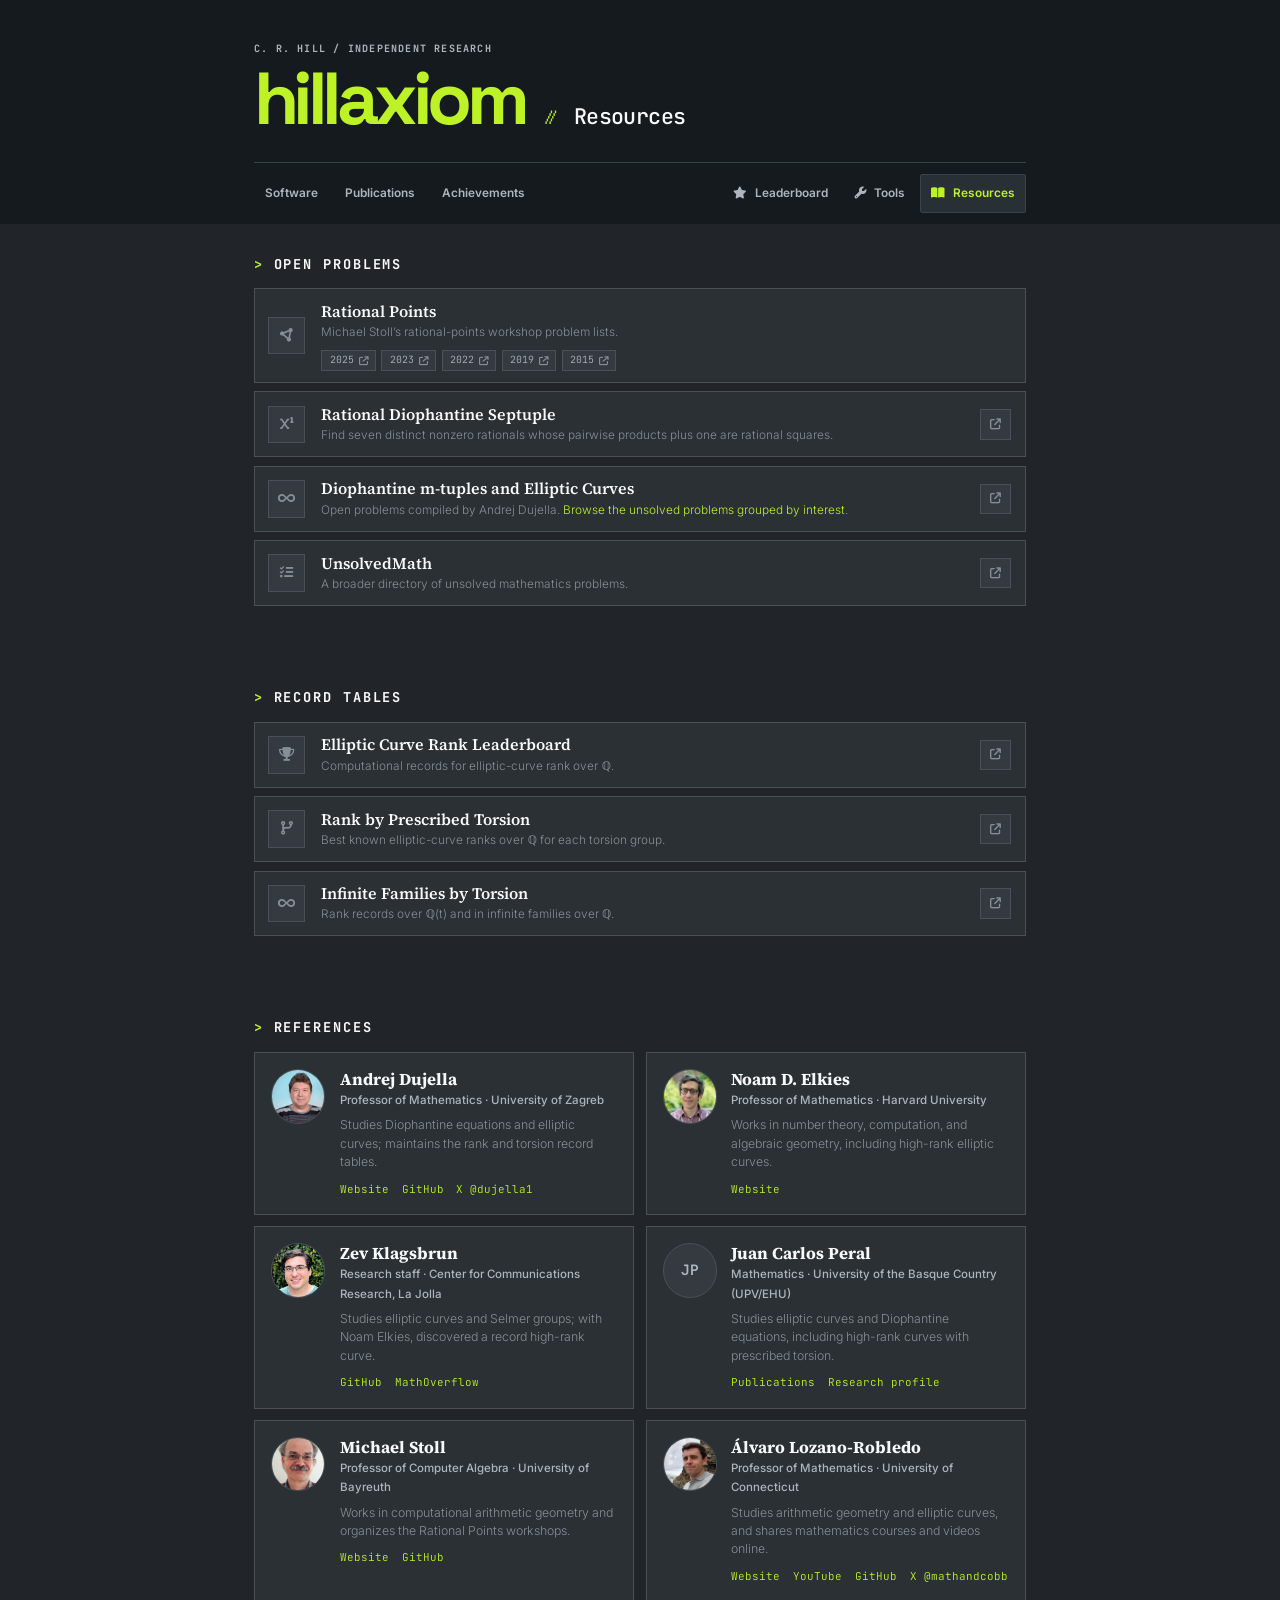
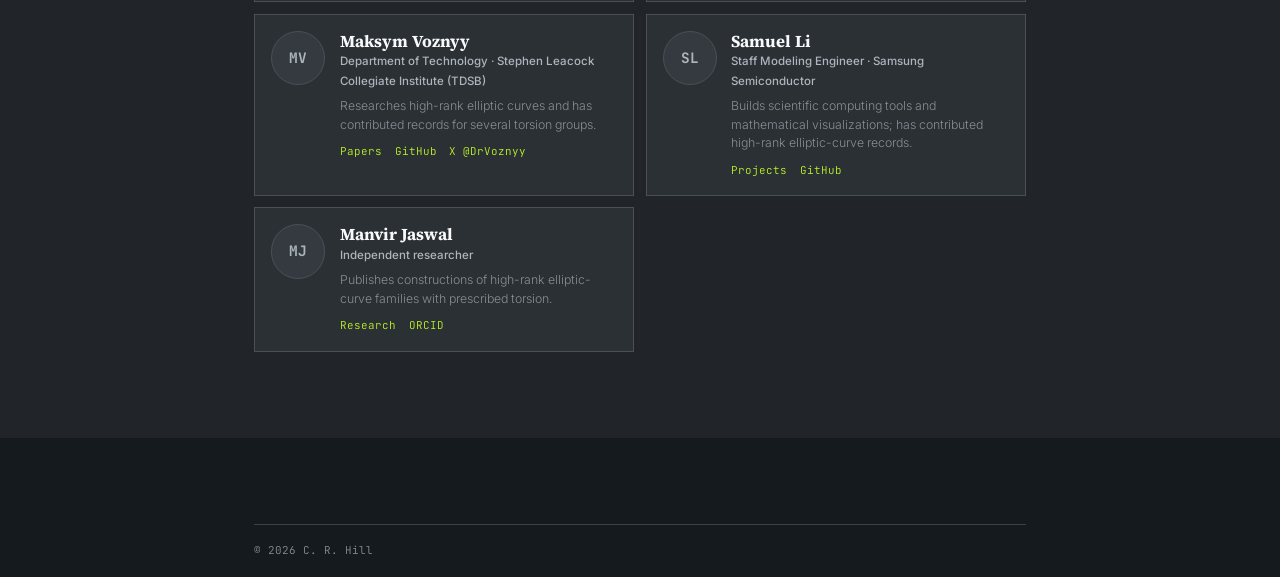
<file: resources.html>
<!DOCTYPE html>
<html lang="en">
<head>
<meta charset="UTF-8">
<meta name="viewport" content="width=device-width, initial-scale=1.0">
<title>Resources &middot; hillaxiom</title>
<link rel="stylesheet" href="https://cdnjs.cloudflare.com/ajax/libs/font-awesome/6.5.2/css/all.min.css">
<link rel="preconnect" href="https://fonts.googleapis.com">
<link href="https://fonts.googleapis.com/css2?family=Source+Serif+4:ital,wght@0,400;0,600;0,700;1,400&family=Inter:wght@300;400;500;600&family=JetBrains+Mono:wght@500;700&family=Space+Grotesk:wght@500;700&display=swap" rel="stylesheet">
<link rel="stylesheet" href="css/style.css">
<link rel="stylesheet" href="css/resources.css">
</head>
<body class="home-page resources-page">

<header class="site-header">
  <div class="site-header-inner">
    <div class="site-header-main">
      <span class="site-header-kicker">C. R. Hill / Independent research</span>
      <h1><a class="site-header-brand" href="index.html">hillaxiom</a><span class="site-header-page-title"><span aria-hidden="true">⫽</span> Resources</span></h1>
    </div>
    <nav class="site-header-nav" aria-label="Primary">
      <a href="index.html#software">Software</a>
      <a href="index.html#papers">Publications</a>
      <a href="index.html#achievements">Achievements</a>
      <div class="site-header-nav-secondary">
        <a href="leaderboard.html"><i class="fa-solid fa-star" aria-hidden="true"></i> Leaderboard</a>
        <a href="tools/"><i class="fa-solid fa-wrench" aria-hidden="true"></i> Tools</a>
        <a href="resources.html" aria-current="page"><i class="fa-solid fa-book-open" aria-hidden="true"></i> Resources</a>
      </div>
    </nav>
  </div>
</header>

<div class="container">
  <nav class="mobile-explore" aria-label="More pages">
    <a href="leaderboard.html"><i class="fa-solid fa-star" aria-hidden="true"></i> Leaderboard</a>
    <a href="tools/"><i class="fa-solid fa-wrench" aria-hidden="true"></i> Tools</a>
    <a href="resources.html" aria-current="page"><i class="fa-solid fa-book-open" aria-hidden="true"></i> Resources</a>
  </nav>

  <section class="resource-section" aria-labelledby="open-problem-sources">
    <h2 class="section-title" id="open-problem-sources">Open Problems</h2>
    <div class="resource-list">
      <article class="resource-row">
        <div class="resource-icon"><i class="fa-solid fa-circle-nodes" aria-hidden="true"></i></div>
        <div class="resource-content">
          <h3>Rational Points</h3>
          <p>Michael Stoll’s rational-points workshop problem lists.</p>
          <div class="resource-links">
            <a href="https://mathe2.uni-bayreuth.de/stoll/workshop2025/problems.pdf">2025 <i class="fa-solid fa-arrow-up-right-from-square" aria-hidden="true"></i></a>
            <a href="https://www.mathe2.uni-bayreuth.de/stoll/workshop2023/open_problems_2023.pdf">2023 <i class="fa-solid fa-arrow-up-right-from-square" aria-hidden="true"></i></a>
            <a href="https://mathe2.uni-bayreuth.de/stoll/workshop2022/OpenProblemsRP2022.pdf">2022 <i class="fa-solid fa-arrow-up-right-from-square" aria-hidden="true"></i></a>
            <a href="https://www.mathe2.uni-bayreuth.de/stoll/workshop2019/Problems-RP2019.pdf">2019 <i class="fa-solid fa-arrow-up-right-from-square" aria-hidden="true"></i></a>
            <a href="https://mathe2.uni-bayreuth.de/stoll/workshop2015/OpenProblems.pdf">2015 <i class="fa-solid fa-arrow-up-right-from-square" aria-hidden="true"></i></a>
          </div>
        </div>
      </article>
      <article class="resource-row">
        <div class="resource-icon"><i class="fa-solid fa-superscript" aria-hidden="true"></i></div>
        <div class="resource-content">
          <h3>Rational Diophantine Septuple</h3>
          <p>Find seven distinct nonzero rationals whose pairwise products plus one are rational squares.</p>
        </div>
        <a class="resource-open" href="https://rstation.ai/problems/diophantine_septuple/task" aria-label="Open the Rational Diophantine Septuple task on rStation">
          <i class="fa-solid fa-arrow-up-right-from-square" aria-hidden="true"></i>
        </a>
      </article>
      <article class="resource-row">
        <div class="resource-icon"><i class="fa-solid fa-infinity" aria-hidden="true"></i></div>
        <div class="resource-content">
          <h3>Diophantine m-tuples and Elliptic Curves</h3>
          <p>Open problems compiled by Andrej Dujella. <a href="problems.html">Browse the unsolved problems grouped by interest</a>.</p>
        </div>
        <a class="resource-open" href="https://web.math.pmf.unizg.hr/~duje/pdf/open2.pdf" aria-label="Open Dujella’s Diophantine problems">
          <i class="fa-solid fa-arrow-up-right-from-square" aria-hidden="true"></i>
        </a>
      </article>
      <article class="resource-row">
        <div class="resource-icon"><i class="fa-solid fa-list-check" aria-hidden="true"></i></div>
        <div class="resource-content">
          <h3>UnsolvedMath</h3>
          <p>A broader directory of unsolved mathematics problems.</p>
        </div>
        <a class="resource-open" href="https://www.unsolvedmath.com/" aria-label="Open UnsolvedMath">
          <i class="fa-solid fa-arrow-up-right-from-square" aria-hidden="true"></i>
        </a>
      </article>
    </div>
  </section>

  <section class="resource-section" aria-labelledby="record-tables">
    <h2 class="section-title" id="record-tables">Record Tables</h2>
    <div class="resource-list">
      <article class="resource-row">
        <div class="resource-icon"><i class="fa-solid fa-trophy" aria-hidden="true"></i></div>
        <div class="resource-content">
          <h3>Elliptic Curve Rank Leaderboard</h3>
          <p>Computational records for elliptic-curve rank over ℚ.</p>
        </div>
        <a class="resource-open" href="https://elliptic-rank.icarm.cloud" aria-label="Open the ICARM Elliptic Curve Rank Leaderboard">
          <i class="fa-solid fa-arrow-up-right-from-square" aria-hidden="true"></i>
        </a>
      </article>
      <article class="resource-row">
        <div class="resource-icon"><i class="fa-solid fa-code-branch" aria-hidden="true"></i></div>
        <div class="resource-content">
          <h3>Rank by Prescribed Torsion</h3>
          <p>Best known elliptic-curve ranks over ℚ for each torsion group.</p>
        </div>
        <a class="resource-open" href="https://web.math.pmf.unizg.hr/~duje/tors/tors.html" aria-label="Open Dujella’s rank table for prescribed torsion">
          <i class="fa-solid fa-arrow-up-right-from-square" aria-hidden="true"></i>
        </a>
      </article>
      <article class="resource-row">
        <div class="resource-icon"><i class="fa-solid fa-infinity" aria-hidden="true"></i></div>
        <div class="resource-content">
          <h3>Infinite Families by Torsion</h3>
          <p>Rank records over ℚ(t) and in infinite families over ℚ.</p>
        </div>
        <a class="resource-open" href="https://web.math.pmf.unizg.hr/~duje/tors/generic.html" aria-label="Open Dujella’s infinite-family tables">
          <i class="fa-solid fa-arrow-up-right-from-square" aria-hidden="true"></i>
        </a>
      </article>
    </div>
  </section>

  <section class="resource-section" aria-labelledby="references">
    <h2 class="section-title" id="references">References</h2>
    <div class="reference-profiles">
      <article class="reference-profile">
        <img class="reference-avatar" src="assets/andrej_dujella.jpg" alt="Portrait of Andrej Dujella" loading="lazy">
        <div class="reference-details">
          <h3>Andrej Dujella</h3>
          <p class="reference-affiliation">Professor of Mathematics · University of Zagreb</p>
          <p>Studies Diophantine equations and elliptic curves; maintains the rank and torsion record tables.</p>
          <div class="reference-links"><a href="https://web.math.pmf.unizg.hr/~duje/" target="_blank" rel="noopener noreferrer">Website</a><a href="https://github.com/dujella" target="_blank" rel="noopener noreferrer">GitHub</a><a href="https://x.com/dujella1" target="_blank" rel="noopener noreferrer">X @dujella1</a></div>
        </div>
      </article>
      <article class="reference-profile">
        <img class="reference-avatar" src="assets/noam_elkies.jpg" alt="Portrait of Noam D. Elkies" loading="lazy">
        <div class="reference-details">
          <h3>Noam D. Elkies</h3>
          <p class="reference-affiliation">Professor of Mathematics · Harvard University</p>
          <p>Works in number theory, computation, and algebraic geometry, including high-rank elliptic curves.</p>
          <div class="reference-links"><a href="https://people.math.harvard.edu/~elkies/" target="_blank" rel="noopener noreferrer">Website</a></div>
        </div>
      </article>
      <article class="reference-profile">
        <img class="reference-avatar" src="assets/zev_klagsbrun.jpg" alt="Portrait of Zev Klagsbrun" loading="lazy">
        <div class="reference-details">
          <h3>Zev Klagsbrun</h3>
          <p class="reference-affiliation">Research staff · Center for Communications Research, La Jolla</p>
          <p>Studies elliptic curves and Selmer groups; with Noam Elkies, discovered a record high-rank curve.</p>
          <div class="reference-links"><a href="https://github.com/zevklagsbrun" target="_blank" rel="noopener noreferrer">GitHub</a><a href="https://mathoverflow.net/users/zev-klagsbrun" target="_blank" rel="noopener noreferrer">MathOverflow</a></div>
        </div>
      </article>
      <article class="reference-profile">
        <span class="reference-avatar reference-initials" aria-hidden="true">JP</span>
        <div class="reference-details">
          <h3>Juan Carlos Peral</h3>
          <p class="reference-affiliation">Mathematics · University of the Basque Country (UPV/EHU)</p>
          <p>Studies elliptic curves and Diophantine equations, including high-rank curves with prescribed torsion.</p>
          <div class="reference-links"><a href="https://documat.unirioja.es/servlet/autor?codigo=794077" target="_blank" rel="noopener noreferrer">Publications</a><a href="https://www.researchgate.net/profile/Juan-Peral" target="_blank" rel="noopener noreferrer">Research profile</a></div>
        </div>
      </article>
      <article class="reference-profile">
        <img class="reference-avatar" src="assets/michael_stoll.png" alt="Portrait of Michael Stoll" loading="lazy">
        <div class="reference-details">
          <h3>Michael Stoll</h3>
          <p class="reference-affiliation">Professor of Computer Algebra · University of Bayreuth</p>
          <p>Works in computational arithmetic geometry and organizes the Rational Points workshops.</p>
          <div class="reference-links"><a href="https://www.mathe2.uni-bayreuth.de/stoll/" target="_blank" rel="noopener noreferrer">Website</a><a href="https://github.com/MichaelStollBayreuth" target="_blank" rel="noopener noreferrer">GitHub</a></div>
        </div>
      </article>
      <article class="reference-profile">
        <img class="reference-avatar" src="assets/alvaro_lozano_robledo.jpg" alt="Portrait of Álvaro Lozano-Robledo" loading="lazy">
        <div class="reference-details">
          <h3>Álvaro Lozano-Robledo</h3>
          <p class="reference-affiliation">Professor of Mathematics · University of Connecticut</p>
          <p>Studies arithmetic geometry and elliptic curves, and shares mathematics courses and videos online.</p>
          <div class="reference-links"><a href="https://alozanoroble.github.io/" target="_blank" rel="noopener noreferrer">Website</a><a href="https://www.youtube.com/@mathandcobb" target="_blank" rel="noopener noreferrer">YouTube</a><a href="https://github.com/alozanoroble" target="_blank" rel="noopener noreferrer">GitHub</a><a href="https://x.com/mathandcobb" target="_blank" rel="noopener noreferrer">X @mathandcobb</a></div>
        </div>
      </article>
      <article class="reference-profile">
        <span class="reference-avatar reference-initials" aria-hidden="true">MV</span>
        <div class="reference-details">
          <h3>Maksym Voznyy</h3>
          <p class="reference-affiliation">Department of Technology · Stephen Leacock Collegiate Institute (TDSB)</p>
          <p>Researches high-rank elliptic curves and has contributed records for several torsion groups.</p>
          <div class="reference-links"><a href="https://arxiv.org/a/voznyy_m_1.html" target="_blank" rel="noopener noreferrer">Papers</a><a href="https://github.com/MagmaHacks" target="_blank" rel="noopener noreferrer">GitHub</a><a href="https://x.com/DrVoznyy" target="_blank" rel="noopener noreferrer">X @DrVoznyy</a></div>
        </div>
      </article>
      <article class="reference-profile">
        <span class="reference-avatar reference-initials" aria-hidden="true">SL</span>
        <div class="reference-details">
          <h3>Samuel Li</h3>
          <p class="reference-affiliation">Staff Modeling Engineer · Samsung Semiconductor</p>
          <p>Builds scientific computing tools and mathematical visualizations; has contributed high-rank elliptic-curve records.</p>
          <div class="reference-links"><a href="https://samuelj.li/projects/" target="_blank" rel="noopener noreferrer">Projects</a><a href="https://github.com/wgxli" target="_blank" rel="noopener noreferrer">GitHub</a></div>
        </div>
      </article>
      <article class="reference-profile">
        <span class="reference-avatar reference-initials" aria-hidden="true">MJ</span>
        <div class="reference-details">
          <h3>Manvir Jaswal</h3>
          <p class="reference-affiliation">Independent researcher</p>
          <p>Publishes constructions of high-rank elliptic-curve families with prescribed torsion.</p>
          <div class="reference-links"><a href="https://hexagonmath.org/2610.00586v1" target="_blank" rel="noopener noreferrer">Research</a><a href="https://orcid.org/0009-0001-2880-9528" target="_blank" rel="noopener noreferrer">ORCID</a></div>
        </div>
      </article>
    </div>
  </section>

</div>

<footer class="site-footer">
  <div class="footer-inner">
    <div class="footer-bottom">
      <span>&copy; 2026 C. R. Hill</span>
    </div>
  </div>
</footer>

</body>
</html>
</file>
<file: css/style.css>
:root {
  --bg: #212529;
  --bg-raised: #2b3035;
  --bg-inset: #343A40;
  --bg-mid: #495057;
  --fg: #DEE2E6;
  --fg-strong: #F8F9FA;
  --fg-soft: #adb5bd;
  --dim: #868e96;
  --border: #495057;
  --accent: #BDF226;
  --accent-text: #BDF226;
  --accent-soft: rgba(189, 242, 38, 0.10);
  --yellow: #f2f226;
  --serif: "Source Serif 4", Georgia, serif;
  --sans: "Inter", system-ui, sans-serif;
  --mono: "JetBrains Mono", monospace;
}

* { margin: 0; padding: 0; box-sizing: border-box; }

body {
  background: var(--bg);
  color: var(--fg);
  font-family: var(--sans);
  font-weight: 300;
  line-height: 1.7;
  -webkit-font-smoothing: antialiased;
}

.container {
  max-width: 820px;
  margin: 0 auto;
  padding: 0 1.5rem;
}

a { color: var(--accent-text); text-decoration: none; }
a:hover { text-decoration: underline; text-underline-offset: 3px; }
a em { color: var(--fg-soft); font-size: 0.98rem; }
a:hover em { color: var(--fg); }

/* ---------- masthead ---------- */
header {
  display: flex;
  justify-content: space-between;
  align-items: baseline;
  padding: 2.2rem 0 1.2rem;
  border-bottom: 2px solid var(--fg-strong);
}
.site-name {
  font-family: var(--mono);
  font-weight: 700;
  font-size: 1.4rem;
  color: var(--fg-strong);
  letter-spacing: -0.02em;
}
.site-name::before { content: "> "; color: var(--accent-text); }
.site-name:hover { text-decoration: none; color: var(--accent-text); }

nav {
  display: flex;
  align-items: center;
  gap: 1.1rem;
}
nav a { color: var(--fg-soft); }
nav a:hover { color: var(--accent-text); }
nav a i { font-size: 1rem; vertical-align: -1px; }

/* ---------- hero ---------- */
.intro { padding: 3.2rem 0 2.8rem; }
.intro h1 {
  font-family: "Space Grotesk", var(--sans);
  font-weight: 700;
  font-size: clamp(1.7rem, 4.2vw, 2.4rem);
  line-height: 1.2;
  margin-bottom: 1rem;
  color: var(--fg-strong);
}
.intro em {
  color: var(--accent-text);
  font-family: var(--serif);
  font-style: italic;
  font-weight: 600;
}
.intro p {
  color: var(--fg-soft);
  font-size: 0.98rem;
}

/* ---------- sections ---------- */
section { padding: 1.8rem 0 2.4rem; }

.section-title {
  font-family: var(--mono);
  font-weight: 700;
  font-size: 0.85rem;
  text-transform: uppercase;
  letter-spacing: 0.14em;
  color: var(--fg-strong);
  display: flex;
  align-items: center;
  gap: 0.6rem;
  margin-bottom: 1.4rem;
}
.section-title::before { content: ">"; color: var(--accent-text); font-weight: 700; }

.section-note {
  color: var(--dim);
  font-size: 0.82rem;
  margin: -0.9rem 0 1.2rem;
}

/* ---------- frameworks ---------- */
.framework-grid {
  display: grid;
  grid-template-columns: repeat(2, 1fr);
  gap: 1rem;
}
.framework {
  background: var(--bg-raised);
  border: 1px solid var(--border);
  border-left: 3px solid var(--accent);
  padding: 1.3rem 1.5rem;
  transition: border-left-color .2s;
}
.framework:hover { border-left-color: var(--fg-strong); }
.framework.muted { opacity: 0.45; }

.framework-head {
  display: flex;
  justify-content: space-between;
  align-items: baseline;
  flex-wrap: wrap;
  gap: 0.5rem;
  margin-bottom: 0.3rem;
}
.framework h3 {
  font-family: var(--serif);
  font-weight: 600;
  font-size: 1.1rem;
  color: var(--fg-strong);
}
.abbr {
  font-family: var(--sans);
  font-weight: 500;
  font-size: 0.62rem;
  letter-spacing: 0.1em;
  color: var(--fg-strong);
  background: var(--bg-mid);
  padding: 0.15rem 0.45rem;
  vertical-align: 2px;
  margin-left: 0.4rem;
}
.msc-code {
  font-family: var(--sans);
  font-weight: 200;
  font-size: 0.62rem;
  letter-spacing: 0.1em;
  color: var(--dim);
  background: var(--bg-inset);
  padding: 0.15rem 0.45rem;
  vertical-align: 2px;
  margin-left: 0.4rem;
}
.status {
  font-size: 0.72rem;
  text-transform: uppercase;
  letter-spacing: 0.08em;
  color: var(--fg-soft);
  white-space: nowrap;
}
.status.dim { color: var(--dim); }
.dots-green, .dots-yellow { font-size: 0.5rem; vertical-align: 2px; margin-right: 0.3rem; }
.dots-green { color: var(--accent-text); }
.dots-yellow { color: var(--yellow); }

.framework p { color: var(--fg-soft); font-size: 0.9rem; }

.framework-papers { margin-top: 0.9rem; }
.framework-papers-label {
  display: block;
  font-family: var(--mono);
  font-size: 0.64rem;
  text-transform: uppercase;
  letter-spacing: 0.12em;
  color: var(--dim);
  margin-bottom: 0.3rem;
}
.framework-papers ul { list-style: none; }
.framework-papers li {
  padding: 0.35rem 0;
  border-bottom: 1px solid var(--border);
  font-size: 0.88rem;
}
.framework-papers li:last-child { border-bottom: none; }
.framework-papers a { color: var(--fg); font-weight: 400; }
.framework-papers a:hover { color: var(--accent-text); }
.paper-flag {
  font-size: 0.64rem;
  text-transform: uppercase;
  letter-spacing: 0.08em;
  color: var(--dim);
  margin-left: 0.5rem;
  white-space: nowrap;
}

/* ---------- progress (kept for future use) ---------- */
.progress { margin-top: 1rem; }
.progress-meta {
  display: flex;
  justify-content: space-between;
  font-size: 0.66rem;
  text-transform: uppercase;
  letter-spacing: 0.1em;
  color: var(--dim);
  margin-bottom: 0.3rem;
}
.progress-value { color: var(--accent-text); font-weight: 500; }
.progress-track {
  height: 4px;
  background: var(--bg-inset);
  overflow: hidden;
}
.progress-fill {
  height: 100%;
  background: linear-gradient(90deg, var(--bg-mid), var(--accent));
}

/* ---------- software ---------- */
.software-grid {
  display: grid;
  grid-template-columns: repeat(2, 1fr);
  gap: 1rem;
}
.software-item {
  background: var(--bg-raised);
  border: 1px solid var(--border);
  padding: 1.2rem 1.4rem;
}

.software-head {
  display: flex;
  align-items: center;
  gap: 0.7rem;
  flex-wrap: wrap;
}
.software-head a {
  font-family: var(--mono);
  font-weight: 500;
  font-size: 1.05rem;
  color: var(--fg-strong);
}
.software-head a:hover { color: var(--accent-text); }
.software-name {
  font-family: var(--mono);
  font-size: 1.05rem;
  font-weight: 500;
  line-height: inherit;
  color: var(--fg-strong);
}
.version-bubble {
  font-family: var(--mono);
  font-size: 0.68rem;
  font-weight: 500;
  letter-spacing: 0.05em;
  color: var(--fg-strong);
  background: var(--bg-mid);
  padding: 0.1rem 0.5rem;
  white-space: nowrap;
}
.software-status-badge {
  font-family: var(--sans);
  font-size: 0.68rem;
  font-weight: 500;
  letter-spacing: 0.04em;
  color: var(--fg-soft);
  border: 1px solid var(--border);
  border-radius: 999px;
  padding: 0.1rem 0.55rem;
  white-space: nowrap;
}
.software-head a.version-bubble {
  font-size: 0.68rem;
  color: var(--fg-strong);
}
.software-head a.version-bubble:hover {
  color: var(--accent-text);
  text-decoration: none;
}
.software-head a.dev-bubble {
  display: inline-flex;
  align-items: center;
  gap: 0.3rem;
  color: #d8c782;
  background: rgba(216, 199, 130, 0.08);
  border: 1px dashed rgba(216, 199, 130, 0.6);
  padding: 0.05rem 0.45rem;
}
.software-head a.dev-bubble:hover {
  color: #f1df9d;
  background: rgba(216, 199, 130, 0.15);
  border-color: #f1df9d;
}
.software-desc {
  color: var(--fg-soft);
  font-size: 0.85rem;
  margin: 0.4rem 0 0.7rem;
}
.software-links {
  display: flex;
  gap: 1.2rem;
  font-size: 0.76rem;
  font-weight: 500;
}
.software-links a {
  color: var(--fg-soft);
  display: inline-flex;
  align-items: center;
  gap: 0.35rem;
}
.software-links a:hover { color: var(--accent-text); text-decoration: none; }
.software-links i { color: var(--accent-text); }

/* ---------- achievements ---------- */
.achievement-grid {
  display: grid;
  grid-template-columns: repeat(2, 1fr);
  gap: 1rem;
}
.achievement {
  background: var(--bg-raised);
  border: 1px solid var(--border);
  border-top: 3px solid var(--accent);
  padding: 1.2rem 1.3rem;
  display: flex;
  flex-direction: column;
  transition: border-top-color .2s;
}
.achievement:hover { border-top-color: var(--fg-strong); }

.badge-row {
  display: flex;
  gap: 0.4rem;
  margin-bottom: 0.7rem;
}
.badge {
  display: inline-flex;
  align-items: center;
  gap: 0.3rem;
  font-size: 0.6rem;
  font-weight: 600;
  text-transform: uppercase;
  letter-spacing: 0.12em;
  padding: 0.2rem 0.55rem;
  border: 1px solid var(--border);
}
.badge i { font-size: 0.6rem; }
.badge.solved {
  color: var(--bg-raised);
  background: var(--accent);
  border-color: transparent;
}
.badge.record {
  color: var(--fg-strong);
  background: var(--bg-mid);
  border-color: transparent;
}
.achievement h3 {
  font-family: var(--mono);
  font-weight: 500;
  font-size: 0.98rem;
  margin-bottom: 0.4rem;
  color: var(--fg-strong);
}
.achievement p {
  color: var(--fg-soft);
  font-size: 0.84rem;
  flex: 1;
  margin-top: 0.9rem;
}
.achievement-meta {
  color: var(--dim);
  font-size: 0.76rem;
}
.achievement-links {
  margin-top: 0.9rem;
  display: flex;
  gap: 1.1rem;
  font-size: 0.76rem;
}
.achievement-links a { color: var(--fg-soft); font-weight: 500; }
.achievement-links a:hover { color: var(--accent-text); text-decoration: none; }
.achievement-links i { color: var(--accent-text); margin-right: 0.3rem; }

/* --------- unlocked --------- */
.unlocked-heading {
  display: flex;
  align-items: center;
  justify-content: space-between;
  gap: 0.5rem;
  padding-bottom: 0.45rem;
  border-bottom: 1px solid var(--border);
  margin-bottom: 0.4rem;
}
.unlocked-heading .group-header {
  padding: 0;
  border: 0;
  margin: 0;
  white-space: nowrap;
}
.unlocked-heading .unlocked-links,
.unlocked-heading .unlocked-links a { margin-top: 0; }
.discovery-main {
  display: flex;
  flex-wrap: wrap;
  align-items: center;
  gap: 0.6rem 1rem;
}
.discovery-info {
  flex: 1 1 21rem;
  min-width: 0;
}
.discovery-info .paper-title {
  margin-bottom: 0;
}
.discovery-rank-badge {
  display: inline-flex;
  align-items: center;
  padding: 0.12rem 0.45rem;
  font-family: var(--mono);
  font-size: 0.64rem;
  font-weight: 700;
  line-height: 1.3;
  white-space: nowrap;
  border: 1px solid rgba(189, 242, 38, 0.45);
  background: var(--accent-soft);
  color: var(--accent);
}
.discovery-date {
  display: flex;
  align-items: center;
  flex-wrap: wrap;
  gap: 0.5rem;
  color: var(--dim);
  font-size: 0.78rem;
  margin-top: 0.1rem;
}
.discovery-main .discovery-links {
  margin: 0 0 0 auto;
}
.discovery-main .discovery-links a { width: auto; }

.unlocked p {
  color: var(--dim);
  font-size: 0.84rem;
  font-style: italic;
  flex: 1;
}

/* ---------- papers ---------- */
.paper, .unlocked {
  display: flex;
  align-items: flex-start;
  gap: 1rem;
  padding: 1rem 0.2rem;
  transition: background .15s;
}
.paper:hover { background: var(--bg-raised); }
.paper-icon {
  color: var(--dim);
  font-size: 1.1rem;
  margin-top: 0.35rem;
}
.paper:hover .paper-icon { color: var(--accent-text); }
.paper-main { flex: 1; min-width: 240px; }
.paper-title {
  font-family: var(--serif);
  font-weight: 600;
  font-size: 1.02rem;
  margin-bottom: 0.1rem;
}
.paper-title a { color: var(--fg); }
.paper-title a:hover { color: var(--accent-text); text-decoration: none; }
.paper-desc {
  color: var(--fg-soft);
  font-size: 0.92rem;
  margin-bottom: 0.1rem;
}
.paper-meta {
  color: var(--fg-soft);
  font-size: 0.89rem;
  margin-top: 0.1rem;
}

.paper-meta::before { content: "> "; margin-right: 0.2rem; color: var(--accent); font-weight: 400; }

.paper-links, .unlocked-links {
  
  
  gap: 0.4rem;
  
  margin-top: 0.4rem;
align-items: flex-start; display: flex; flex-direction: row; }

.paper-links a, .unlocked-links a {
  font-size: 0.7rem;
  font-weight: 500;
  letter-spacing: 0.05em;
  color: var(--fg-soft);
  border: 1px solid var(--border);
  padding: 0.2rem 0.55rem;
  white-space: nowrap;
  transition: all .15s;
  text-align: center;
}
.unlocked-links a {
  margin-top: 0.2rem;
  color: var(--fg-soft);
  background: var(--bg-inset);
  border-color: var(--border);
  box-shadow: inset 0 1px 2px rgba(0, 0, 0, 0.18);
}
.paper-links a { width: 4.5rem; }
.paper-group .paper-links a,
#achievements .paper-links a {
  display: inline-flex;
  align-items: center;
  justify-content: center;
  gap: 0.35rem;
  width: auto;
  padding: 0.26rem 0.6rem;
  border-radius: 2px;
  background: var(--bg-inset);
  border-color: var(--border);
  box-shadow: inset 0 1px 2px rgba(0, 0, 0, 0.18);
}
.paper-links a:hover, .unlocked-links a:hover {
  color: var(--accent-text);
  border-color: var(--accent-text);
  text-decoration: none;
}
.paper-group .paper-links a:hover,
#achievements .paper-links a:hover {
  color: var(--fg-strong);
  background: var(--bg-mid);
  border-color: var(--dim);
}
.unlocked-links a:hover {
  color: var(--fg-strong);
  background: var(--bg-mid);
  border-color: var(--dim);
}
.arxiv-id { color: var(--dim); font-weight: 400; }

/* paper subgroups */
.paper-group, .unlocked-group { margin-bottom: 2.8rem; }
.paper-group:last-child, .unlocked-group:last-child { margin-bottom: 0; }

.group-header {
  font-family: var(--sans);
  font-weight: 500;
  font-size: 0.72rem;
  text-transform: uppercase;
  letter-spacing: 0.14em;
  color: var(--accent);
  padding-bottom: 0.45rem;
  border-bottom: 1px solid var(--border);
  margin-bottom: 0.4rem;
}
.group-header::before {
  font-family: "Font Awesome 6 Free";
  font-weight: 900;
  color: var(--dim);
  margin-right: 0.5rem;
}

.group-header.elliptic-curves::before {
  content: "\f534"; /* fa-bezier-curve */
}

.group-header.physics::before {
  content: "\f5d2"; /* fa-atom */
}

/* unlocked group headers */
.group-header.high-rank::before {
  content: "\f091";
}
.group-header.solved::before {
  content: "\f00c";
}
.group-header.discoveries::before {
  content: "\f3a5"; /* fa-gem */
}
.group-header.tools::before {
  content: "\f0ad"; /* fa-wrench */
}

/* -- lists -- */
ul {
  list-style: none;
  margin-bottom: 3.2rem;
}
ul:last-child {
  margin-bottom: 0.2rem;
}
.header-underline {
  padding-bottom: 0.45rem;
  border-bottom: 1px solid var(--border);
  margin-bottom: 0.4rem;
}
h2.header-underline {
  color: var(--fg);
}
h3.header-underline {
  color: var(--fg-soft);
}

/* ---------- footer ---------- */
footer {
  padding: 1.6rem 0 2.4rem;
  margin-top: 2rem;
  border-top: 1px solid var(--border);
  color: var(--dim);
  font-size: 0.78rem;
}

/* ---------- responsive ---------- */
@media (max-width: 680px) {
  .framework-grid { grid-template-columns: 1fr; }
  .achievement-grid { grid-template-columns: 1fr; }
  .software-grid { grid-template-columns: 1fr; }
  .paper { flex-wrap: wrap; }
  .paper-links { width: 100%; justify-content: flex-start; }
}

/* ---------- home page ---------- */
.home-page .site-header { display: block; padding: 0; border: 0; background: #151a1e; color: var(--fg-soft); }
.home-page .site-header-inner { max-width: 820px; margin: 0 auto; padding: 0 1.5rem; }
.home-page .site-header-main {
  padding: 2.5rem 0 1.7rem;
}
.home-page .site-header-kicker {
  display: block;
  color: var(--fg-soft);
  font-family: var(--mono);
  font-size: 0.63rem;
  font-weight: 700;
  letter-spacing: 0.12em;
  text-transform: uppercase;
}
.home-page .site-header-brand {
  display: inline-block;
  margin-top: 0.45rem;
  color: var(--accent);
  font-family: "Space Grotesk", var(--sans);
  font-size: clamp(2.8rem, 8vw, 4.6rem);
  font-weight: 700;
  letter-spacing: -0.075em;
  line-height: 0.95;
}
.home-page .site-header-brand:hover { color: var(--accent); text-decoration: none; }
.home-page .site-header-main h1 { display: flex; align-items: baseline; flex-wrap: wrap; gap: 0 1rem; }
.home-page .site-header-page-title {
  color: var(--fg-strong);
  font-family: var(--mono);
  font-size: clamp(1rem, 2.4vw, 1.35rem);
  font-weight: 500;
  letter-spacing: -0.03em;
}
.home-page .site-header-page-title > span { color: var(--accent); }
.home-page .site-header-nav {
  display: flex;
  align-items: center;
  flex-wrap: wrap;
  gap: 0.25rem;
  padding: 0.7rem 0;
  border-top: 1px solid #39434a;
}
.home-page .site-header-nav a {
  display: inline-flex;
  align-items: center;
  gap: 0.45rem;
  padding: 0.5rem 0.65rem;
  border: 1px solid transparent;
  border-radius: 2px;
  color: var(--fg-soft);
  font-size: 0.74rem;
  font-weight: 600;
  text-decoration: none;
  white-space: nowrap;
  transition: background .15s, color .15s, border-color .15s;
}
.home-page .site-header-nav a:hover,
.home-page .site-header-nav a:focus-visible { background: #283036; color: var(--accent); }
.home-page .site-header-nav a[aria-current="page"] { background: #283036; border-color: #39434a; color: var(--accent); }
.home-page .site-header-nav-secondary { display: flex; align-items: center; gap: 0.25rem; margin-left: auto; }
.home-page .site-header-nav i { font-size: 0.75rem; }
.home-page .mobile-explore { display: none; }
.home-page .container > #software { padding-top: 1.8rem; }
.home-page .container > section + section { margin-top: 0; }
.home-page .container > #papers,
.home-page .container > #achievements {
  border-top: 1px solid var(--border);
  padding-top: 2.6rem;
}
.home-page .container > #software,
.home-page .container > #papers { padding-bottom: 2.8rem; }
.home-page .software-links { flex-wrap: wrap; gap: 0.3rem 1.1rem; }
.home-page .unlocked-grid {
  display: grid;
  grid-template-columns: repeat(2, minmax(0, 1fr));
  align-items: start;
  gap: 1rem;
}
.home-page .unlocked-column { display: flex; flex-direction: column; gap: 1.5rem; min-width: 0; }
.home-page .unlocked-grid .unlocked-group { min-width: 0; margin-bottom: 0; }
.home-page .achievements-list { margin-bottom: 0; }
.home-page .achievement-title-row { display: flex; align-items: center; flex-wrap: wrap; gap: 0.45rem 0.65rem; }
.home-page .achievement-type-icon { color: var(--dim); font-size: 0.9rem; }
.home-page .paper:hover .achievement-type-icon { color: var(--accent); }
.home-page .achievement-title-row .paper-title { margin: 0; }
.home-page .achievement-tags { display: inline-flex; flex-wrap: wrap; gap: 0.3rem; }
.home-page .achievement-tag {
  display: inline-flex;
  align-items: center;
  padding: 0.13rem 0.42rem;
  border: 1px solid var(--border);
  color: var(--fg-soft);
  font: 600 0.59rem/1.4 var(--mono);
  letter-spacing: 0.035em;
  white-space: nowrap;
}
.home-page .achievement-tag.record-tied { border-color: rgba(242, 193, 78, 0.45); background: rgba(242, 193, 78, 0.1); color: #f2c14e; }
.home-page .achievement-tag.record-new { border-color: rgba(130, 210, 120, 0.45); background: rgba(130, 210, 120, 0.1); color: #82d278; }
.home-page .achievement-tag.problem-solved { border-color: rgba(117, 191, 255, 0.45); background: rgba(117, 191, 255, 0.1); color: #75bfff; }
.home-page .paper-group .paper,
.home-page .unlocked-group .paper { border-bottom: 1px solid var(--border); }
.home-page .paper-group .paper:last-child,
.home-page .unlocked-group .paper:last-child { border-bottom: 0; }
.home-page #software .section-title,
.home-page #papers .section-title,
.home-page #achievements .section-title { margin-bottom: 1.4rem; }
.home-page #papers .papers-index-link {
  margin-left: auto;
  color: var(--accent);
  font-size: 0.68rem;
  letter-spacing: 0.02em;
  text-decoration: none;
  text-transform: none;
}
.home-page #papers .papers-index-link:hover { text-decoration: underline; text-underline-offset: 3px; }
.home-page #papers .papers-index-link i { margin-left: 0.25rem; font-size: 0.6rem; }
.home-page #papers .publication {
  display: grid;
  grid-template-columns: 1.2rem minmax(0, 1fr) auto;
  align-items: center;
  gap: 0.8rem;
  padding: 0.7rem 0.2rem;
}
.home-page #papers .publication .paper-icon { margin-top: 0; }
.home-page #papers .publication .paper-main { min-width: 0; }
.home-page #papers .publication-meta {
  display: flex;
  align-items: baseline;
  flex-wrap: wrap;
  gap: 0.35rem;
  font-family: var(--mono);
  font-size: 0.68rem;
  letter-spacing: 0.04em;
  color: var(--dim);
  line-height: 1.3;
  margin-bottom: 0.2rem;
}
.home-page #papers .publication .paper-title { font-size: 1.02rem; line-height: 1.4; }
.home-page #papers .publication .paper-links { margin: 0; width: auto; }
.home-page .discovery-main { gap: 0.35rem 0.8rem; }
.home-page .discovery-info { flex-basis: 17rem; }
.home-page .discovery-date {
  align-items: baseline;
  gap: 0.35rem;
  font-family: var(--mono);
  font-size: 0.68rem;
  letter-spacing: 0.04em;
  line-height: 1.3;
  margin-top: 0.3rem;
}

.home-page .site-footer {
  margin-top: 3rem;
  padding: 3rem 0 1.1rem;
  border: 0;
  background: #151a1e;
  color: var(--fg-soft);
}
.home-page .footer-inner { max-width: 820px; margin: 0 auto; padding: 0 1.5rem; }
.home-page .footer-top {
  display: grid;
  grid-template-columns: minmax(0, 1fr) 160px;
  align-items: center;
  gap: 3rem;
}
.home-page .footer-name {
  font-family: var(--mono);
  font-size: 1.25rem;
  font-weight: 700;
  color: var(--fg-strong);
  margin-bottom: 0.6rem;
}
.home-page .footer-name::before { content: "> "; color: var(--accent); }
.home-page .footer-bio { max-width: 35rem; font-size: 0.88rem; line-height: 1.7; }
.home-page .footer-socials { display: flex; gap: 0.55rem; margin-top: 1.25rem; }
.home-page .footer-socials a {
  display: inline-flex;
  align-items: center;
  justify-content: center;
  width: 2.35rem;
  height: 2.35rem;
  border: 1px solid #39434a;
  border-radius: 2px;
  background: #20272b;
  color: var(--fg-soft);
  transition: color .15s, border-color .15s, background .15s;
}
.home-page .footer-socials a:hover,
.home-page .footer-socials a:focus-visible {
  color: var(--accent);
  border-color: var(--accent);
  background: #283036;
  text-decoration: none;
}
.home-page .footer-socials i { font-size: 1.05rem; }
.home-page .footer-photo { border: 1px solid #39434a; background: #20272b; padding: 4px; }
.home-page .footer-photo img {
  display: block;
  width: 100%;
  aspect-ratio: 1;
  object-fit: cover;
  filter: grayscale(100%) contrast(1.08);
}
.home-page .footer-bottom {
  display: flex;
  justify-content: space-between;
  align-items: center;
  flex-wrap: wrap;
  gap: 0.4rem 1rem;
  margin-top: 2.35rem;
  padding-top: 1rem;
  border-top: 1px solid #39434a;
  color: var(--dim);
  font-family: var(--mono);
  font-size: 0.68rem;
}

@media (max-width: 680px) {
  .home-page .site-header-main { padding: 1.55rem 0 1rem; }
  .home-page .site-header-nav {
    display: grid;
    grid-template-columns: repeat(3, minmax(0, 1fr));
    gap: 0.15rem;
    padding: 0.55rem 0 0.7rem;
  }
  .home-page .site-header-nav > a {
    justify-content: center;
    padding: 0.45rem 0.15rem;
    font-size: 0.7rem;
  }
  .home-page .site-header-nav a { font-weight: 500; }
  .home-page .site-header-nav-secondary { display: none; }
  .home-page .mobile-explore {
    display: flex;
    justify-content: space-between;
    gap: 0.6rem;
    margin-top: 0.65rem;
    padding-bottom: 0.35rem;
    border-bottom: 1px solid var(--border);
  }
  .home-page .mobile-explore a {
    display: inline-flex;
    align-items: center;
    gap: 0.4rem;
    padding: 0.3rem 0;
    color: var(--fg-soft);
    font-size: 0.72rem;
    font-weight: 500;
    white-space: nowrap;
  }
  .home-page .mobile-explore a:hover,
  .home-page .mobile-explore a:focus-visible { color: var(--accent); text-decoration: none; }
  .home-page .mobile-explore a[aria-current="page"] { color: var(--accent); }
  .home-page .mobile-explore i { color: var(--accent); font-size: 0.7rem; }
  .home-page .container > #software { padding-top: 1.2rem; }
  .home-page .container > #papers,
  .home-page .container > #achievements { padding-top: 1.8rem; }
  .home-page .container > section + section { margin-top: 0; }
  .home-page .container > section { padding-top: 1.2rem; padding-bottom: 1.4rem; }
  .home-page .software-item { padding: 1rem 1.1rem; }
  .home-page .software-links { gap: 0.35rem 0.85rem; }
  .home-page .unlocked-grid { grid-template-columns: 1fr; }
  .home-page .unlocked-column { display: grid; grid-template-columns: repeat(2, minmax(0, 1fr)); gap: 0.8rem; }
  .home-page #achievements .discovery-main { display: flex; flex-direction: row; flex-wrap: wrap; align-items: center; gap: 0.55rem 0.8rem; }
  .home-page #achievements .paper-main { min-width: 0; width: 100%; }
  .home-page #achievements .discovery-info { flex: 1 1 18rem; min-width: 0; }
  .home-page #achievements .discovery-links { width: auto; margin: 0 0 0 auto; justify-content: flex-start; flex-wrap: wrap; }
  .home-page #achievements .achievement-title-row { align-items: flex-start; column-gap: 0.5rem; }
  .home-page #achievements .achievement-type-icon { margin-top: 0.35rem; }
  .home-page .site-footer { margin-top: 2rem; padding-top: 2.25rem; }
  .home-page .footer-top { grid-template-columns: 1fr; justify-items: center; gap: 1.5rem; text-align: center; }
  .home-page .footer-about { display: flex; flex-direction: column; align-items: center; }
  .home-page .footer-socials { justify-content: center; }
  .home-page .footer-photo { width: 120px; }
  .home-page .footer-bottom { justify-content: center; }
}

@media (max-width: 560px) {
  .container { padding-right: 1rem; padding-left: 1rem; }
  .home-page .site-header-inner,
  .home-page .footer-inner { padding-right: 1rem; padding-left: 1rem; }
  .home-page .site-header-nav > a { font-size: 0.68rem; }
  .home-page #papers .publication { grid-template-columns: 1.2rem minmax(0, 1fr); gap: 0.35rem 0.65rem; padding: 0.75rem 0; }
  .home-page #papers .publication .paper-icon { grid-row: 1 / span 2; align-self: start; margin-top: 0.3rem; }
  .home-page #papers .publication .paper-main { grid-column: 2; grid-row: 1; }
  .home-page #papers .publication .paper-links { grid-column: 2; grid-row: 2; justify-content: flex-start; }
  .home-page .unlocked-group .paper { padding: 0.75rem 0; }
}
</file>
<file: css/papers-index.css>
.papers-index-section { padding-top: 1.8rem; }
.papers-index-section .section-title { margin-bottom: 0.7rem; }
.papers-index-list { border-top: 1px solid var(--border); }
.papers-index-entry {
  display: grid;
  grid-template-columns: 9rem minmax(0, 1fr);
  gap: 1.5rem;
  padding: 1.55rem 0;
  border-bottom: 1px solid var(--border);
}
.papers-index-date {
  display: flex;
  flex-direction: column;
  gap: 0.3rem;
  color: var(--dim);
  font-family: var(--mono);
  font-size: 0.67rem;
  line-height: 1.5;
}
.papers-index-date span { color: var(--fg-soft); }
.papers-index-content { min-width: 0; }
.papers-index-content h3 {
  max-width: 52rem;
  color: var(--fg-strong);
  font-family: var(--serif);
  font-size: clamp(1.12rem, 2.5vw, 1.38rem);
  font-weight: 600;
  line-height: 1.3;
}
.papers-index-content h3 a { color: inherit; }
.papers-index-content h3 a:hover { color: var(--accent); text-decoration: none; }
.papers-index-abstract {
  max-width: 59rem;
  margin-top: 0.65rem;
  color: var(--fg-soft);
  font-size: 0.86rem;
  line-height: 1.7;
}
.papers-index-abstract strong { color: var(--fg-strong); font-family: var(--serif); font-weight: 600; }
.papers-index-links { display: flex; flex-wrap: wrap; gap: 0.45rem; margin-top: 0.8rem; }
.papers-index-links a {
  display: inline-flex;
  align-items: center;
  gap: 0.4rem;
  padding: 0.3rem 0.65rem;
  border: 1px solid var(--border);
  border-radius: 2px;
  background: var(--bg-inset);
  color: var(--fg-soft);
  font-family: var(--mono);
  font-size: 0.68rem;
  font-weight: 600;
  text-decoration: none;
}
.papers-index-links a:hover { border-color: var(--accent); color: var(--accent); }
.papers-index-links i { font-size: 0.75rem; }

@media (max-width: 680px) {
  .papers-index-entry { grid-template-columns: 1fr; gap: 0.45rem; padding: 1.2rem 0; }
  .papers-index-date { flex-direction: row; flex-wrap: wrap; gap: 0.35rem 0.7rem; }
  .papers-index-date span::before { content: "· "; }
}
</file>
<file: tools/tools.css>
.tools-list { display: grid; gap: 0.65rem; padding-top: 1.4rem; }
.tools-list .section-title { margin-bottom: 0.75rem; }
.tool-card { display: grid; grid-template-columns: 2.5rem minmax(0, 1fr) auto; align-items: center; gap: 1rem; padding: 1rem; border: 1px solid var(--border); background: var(--bg-raised); color: var(--fg); }
.tool-card:hover { border-color: var(--accent); text-decoration: none; }
.tool-card-icon { display: grid; place-items: center; width: 2.5rem; height: 2.5rem; background: var(--bg-inset); color: var(--accent); }
.tool-card-copy { display: grid; gap: 0.2rem; min-width: 0; }
.tool-card-copy strong { font-family: var(--mono); color: var(--fg-strong); font-size: 0.9rem; }
.tool-card-copy span { color: var(--fg-soft); font-size: 0.78rem; }
.tool-card-arrow { color: var(--dim); font-size: 0.75rem; }
.tool-breadcrumb { display: inline-block; color: var(--fg-soft); font-size: 0.75rem; margin-top: 1.4rem; }
.tool-breadcrumb:hover { color: var(--accent); }
.builder-intro { padding: 1.2rem 0 1.5rem; }
.builder-intro h1 { font-size: clamp(1.6rem, 4vw, 2.2rem); }
.builder-intro p { color: var(--fg-soft); font-size: 0.88rem; max-width: 42rem; }
.builder-form { display: grid; gap: 1.3rem; }
.builder-panel { border: 1px solid var(--border); background: var(--bg-raised); padding: 1.2rem; }
.builder-panel h2 { color: var(--fg-strong); font-family: var(--mono); font-size: 0.9rem; margin-bottom: 0.8rem; }
.builder-panel p { color: var(--dim); font-size: 0.75rem; margin-bottom: 0.9rem; }
.builder-grid { display: grid; grid-template-columns: repeat(2, minmax(0, 1fr)); gap: 0.85rem; }
.builder-grid .wide { grid-column: 1 / -1; }
.builder-field { display: grid; gap: 0.3rem; min-width: 0; }
.builder-field label { color: var(--fg-soft); font-size: 0.75rem; font-weight: 500; }
.builder-field input, .builder-field textarea { width: 100%; min-width: 0; padding: 0.55rem 0.65rem; border: 1px solid var(--border); border-radius: 2px; background: var(--bg); color: var(--fg-strong); font: 0.8rem var(--mono); }
.builder-field textarea { min-height: 3.1rem; resize: vertical; }
.builder-field input:focus, .builder-field textarea:focus { outline: 1px solid var(--accent); border-color: var(--accent); }
.builder-field small { color: var(--dim); font-size: 0.68rem; }
.section-row { display: grid; grid-template-columns: minmax(0, 1fr) minmax(0, 1fr) auto; gap: 0.6rem; align-items: end; margin-bottom: 0.75rem; }
.builder-button { display: inline-flex; align-items: center; justify-content: center; gap: 0.45rem; padding: 0.55rem 0.8rem; border: 1px solid var(--border); border-radius: 2px; background: var(--bg-inset); color: var(--fg); font: 500 0.75rem var(--sans); cursor: pointer; text-decoration: none; }
.builder-button:hover { border-color: var(--accent); color: var(--accent); text-decoration: none; }
.builder-button.primary { background: var(--accent); border-color: var(--accent); color: var(--bg); }
.builder-button.primary:hover { background: #d1fa5d; color: var(--bg); }
.builder-actions, .download-actions { display: flex; flex-wrap: wrap; gap: 0.6rem; }
.builder-output { margin-top: 1.3rem; }
.builder-output[hidden] { display: none; }
.builder-output pre { max-height: 16rem; overflow: auto; padding: 0.85rem; border: 1px solid var(--border); background: var(--bg); color: var(--fg-soft); font: 0.7rem/1.5 var(--mono); white-space: pre; }
.builder-output h3 { color: var(--fg-strong); font: 500 0.78rem var(--mono); margin: 1rem 0 0.4rem; }
.builder-message { min-height: 1.5rem; color: var(--accent); font-size: 0.78rem; }
.builder-message.error { color: #ffad99; }
@media (max-width: 560px) {
  .builder-grid { grid-template-columns: 1fr; }
  .builder-grid .wide { grid-column: auto; }
  .builder-panel { padding: 1rem; }
  .section-row { grid-template-columns: 1fr 1fr; }
  .section-row .remove-section { grid-column: 1 / -1; justify-self: end; }
  .tool-card { grid-template-columns: 2.2rem minmax(0, 1fr); gap: 0.75rem; }
  .tool-card-arrow { display: none; }
}
</file>
<file: tools/diophantine-tuple-explorer/explorer.css>
.explorer-search { margin-top: 1rem; }
.explorer-subheading { color: var(--fg-strong); font: 500 0.78rem var(--mono); margin: 0 0 0.65rem; }
.bounded-heading { margin-top: 1.2rem; padding-top: 1.1rem; border-top: 1px solid var(--border); }
.explorer-actions { display: flex; flex-wrap: wrap; gap: 0.55rem; margin-top: 0.9rem; }
.explorer-status { min-height: 1.5rem; margin: 0.8rem 0 0; color: var(--fg-soft); font-size: 0.8rem; }
.explorer-status.good { color: var(--accent); }
.explorer-status.bad { color: #ffad99; }
.pair-results { display: grid; gap: 0.35rem; }
.pair-results[hidden], .extension-results[hidden] { display: none; }
.pair-row { display: grid; grid-template-columns: minmax(0, 1fr) auto; gap: 0.5rem; align-items: start; padding: 0.45rem 0.6rem; background: var(--bg); border: 1px solid var(--border); color: var(--fg-soft); font: 0.73rem/1.45 var(--mono); overflow-wrap: anywhere; }
.pair-row strong { color: var(--accent); font-weight: 500; }
.pair-row.fail strong { color: #ffad99; }
.extension-results { display: flex; flex-wrap: wrap; gap: 0.45rem; }
.extension-result { padding: 0.35rem 0.65rem; background: var(--bg); border: 1px solid rgba(189,242,38,.4); color: var(--accent); font: 0.8rem var(--mono); }
@media (max-width: 560px) { .pair-row { grid-template-columns: 1fr; gap: 0.1rem; } }
</file>
<file: tools/elliptic-curve-playground/playground.css>
.curve-coefficients { display: grid; grid-template-columns: repeat(5,minmax(0,1fr)); gap: 0.65rem; }
.plot-panel, .point-panel { margin-top: 1rem; }
.plot-heading { display: flex; justify-content: space-between; gap: 1rem; align-items: start; }
.plot-heading label { color: var(--fg-soft); font-size: 0.7rem; white-space: nowrap; }
.plot-heading input { width: 3.4rem; margin-left: 0.3rem; padding: 0.25rem; border: 1px solid var(--border); background: var(--bg); color: var(--fg); font: 0.75rem var(--mono); }
#curve-plot { display: block; width: 100%; height: auto; aspect-ratio: 5/3; border: 1px solid var(--border); background: #171c20; }
.invariant-grid { display: grid; grid-template-columns: repeat(2,minmax(0,1fr)); gap: 0.5rem; }
.invariant-grid[hidden], .point-results[hidden] { display: none; }
.invariant-cell { padding: 0.55rem 0.7rem; background: var(--bg); border: 1px solid var(--border); min-width: 0; }
.invariant-cell span { display: block; color: var(--dim); font: 0.65rem var(--mono); }
.invariant-cell strong { display: block; overflow-wrap: anywhere; color: var(--fg-strong); font: 500 0.8rem var(--mono); }
.explorer-actions { display: flex; gap: 0.55rem; flex-wrap: wrap; margin-top: 0.9rem; }
.explorer-status { min-height: 1.5rem; margin: 0.8rem 0 0; color: var(--fg-soft); font-size: 0.8rem; }
.explorer-status.good { color: var(--accent); }
.explorer-status.bad { color: #ffad99; }
.point-results { display: flex; flex-wrap: wrap; gap: 0.4rem; max-height: 18rem; overflow: auto; }
.point-chip { padding: 0.3rem 0.55rem; border: 1px solid var(--border); background: var(--bg); color: var(--fg); font: 0.7rem var(--mono); overflow-wrap: anywhere; }
@media (max-width: 560px) { .curve-coefficients { grid-template-columns: repeat(3,minmax(0,1fr)); } .invariant-grid { grid-template-columns: 1fr; } }
</file>
<file: css/leaderboard.css>
.intro h1 { margin-bottom: 0.2rem; }
.intro { padding: 3.2rem 0 0 0; }





  .records-sub {
    color: var(--dim);
    font-size: 0.9rem;
    line-height: 1.65;
    max-width: 760px;
    margin: 0.45rem 0 0.85rem;
  }

  .records-creditboard {
    display: grid;
    gap: 0.65rem;
    margin-bottom: 0.9rem;
  }

  .creditboard-title { margin-bottom: 1rem; }

  .records-scorebar {
    display: grid;
    grid-template-columns: 4.25rem repeat(4, minmax(0, 1fr));
    gap: 0.8rem;
  }

  .records-scorebar.score-owner .score-avatar { border-color: var(--accent); }

  .records-scorebar.score-owner {
    position: relative;
    margin-top: 1rem;
  }
  .records-scorebar.score-owner::before {
    content: "";
    position: absolute;
    top: -0.85rem;
    right: 0;
    left: 0;
    border-top: 1px solid var(--border);
  }
  .records-scorebar.score-owner .score-item {
    background: rgba(189, 242, 38, 0.16);
    border-color: rgba(189, 242, 38, 0.35);
  }
  .records-scorebar.score-owner .score-profile { color: var(--dim); }
  .records-scorebar.score-owner .score-item > i,
  .records-scorebar.score-owner .score-item > strong { color: var(--fg-strong); }
  .records-scorebar.score-owner .score-zero > i,
  .records-scorebar.score-owner .score-zero > strong { color: var(--dim); }

  .score-item {
    min-width: 0;
    display: grid;
    grid-template-columns: auto minmax(0, 1fr) auto;
    align-items: center;
    gap: 0.55rem;
    padding: 0.65rem 0.8rem;
    background: var(--bg-raised);
    border: 1px solid var(--border);
  }

  .score-item > i {
    color: var(--dim);
    font-size: 0.9rem;
  }

  .score-profile {
    display: flex;
    flex-direction: column;
    align-items: center;
    justify-content: center;
    gap: 0.25rem;
    color: var(--dim);
    font-size: 0.55rem;
    line-height: 1.1;
    white-space: nowrap;
  }

  .score-photo-wrap {
    position: relative;
    display: block;
    width: 2.3rem;
    height: 2.3rem;
  }

  .score-rank-badge {
    position: absolute;
    top: -0.2rem;
    right: -0.35rem;
    z-index: 1;
    width: 1.25rem;
    height: 1.25rem;
    display: grid;
    place-items: center;
    border: 2px solid var(--bg);
    border-radius: 50%;
    background: var(--bg-inset);
    color: var(--fg-strong);
    font-family: var(--mono);
    font-size: 0.52rem;
    font-weight: 700;
  }

  .score-owner .score-rank-badge {
    color: var(--accent);
  }

  .record-grid-title {
    margin: 2.3rem 0 1rem;
    padding-top: 1.5rem;
    border-top: 1px solid var(--border);
  }

  .score-avatar {
    width: 2.3rem;
    height: 2.3rem;
    border-radius: 50%;
    object-fit: cover;
    border: 1px solid var(--border);
  }

  .score-initials {
    display: grid;
    place-items: center;
    background: var(--bg-inset);
    color: var(--fg-soft);
    font-size: 0.68rem;
    font-weight: 600;
  }

  .score-label {
    color: var(--dim);
    font-size: 0.58rem;
    font-weight: 700;
    line-height: 1.2;
    text-transform: uppercase;
    letter-spacing: 0.04em;
  }

  .score-item > strong {
    color: var(--fg-strong);
    font-family: var(--mono);
    font-size: 1rem;
    font-weight: 700;
    white-space: nowrap;
  }

  .score-item > strong span {
    font-size: 0.78em;
    opacity: 0.75;
  }

  .score-zero > strong { color: var(--dim); }

  .score-highlight > i,
  .score-highlight > strong { color: var(--accent); }

  .score-highlight > strong span { color: var(--dim); opacity: 1; }

  .records-grid {
    display: grid;
    grid-template-columns: repeat(3, minmax(0, 1fr));
    gap: 0.8rem;
  }

  .torsion-records-grid {
    grid-template-columns: minmax(0, 1fr);
    gap: 0.5rem;
  }

  .record-card.torsion-record-card {
    display: grid;
    grid-template-columns: 10rem minmax(0, 1fr);
    align-items: stretch;
    gap: 0.4rem;
    padding: 0.4rem;
  }

  .torsion-record-card .record-head {
    display: flex;
    flex-direction: column;
    justify-content: center;
    min-height: 0;
    padding: 0.45rem 0.75rem 0.45rem 1.6rem;
    background: var(--bg-inset);
    border: 0;
    border-left: 2px solid var(--dim);
    border-radius: 2px;
  }

  .torsion-record-card .record-index { left: 0.9rem; }

  .torsion-record-card .record-head h3 { font-size: 1.12rem; }

  .torsion-record-card .rank-block {
    display: grid;
    grid-template-columns: repeat(3, minmax(0, 1fr));
    align-items: stretch;
    border: 0;
  }

  .torsion-record-card .rank-cell {
    display: flex;
    flex-wrap: wrap;
    align-content: center;
    align-items: baseline;
    gap: 0.15rem 0.35rem;
    padding: 0.3rem 0.55rem;
    border: 0;
    border-right: 1px solid var(--border);
  }

  .torsion-record-card .rank-cell:last-child { border-right: 0; }
  .torsion-record-card .rank-label { grid-column: auto; white-space: nowrap; font-size: 0.6rem; }
  .torsion-record-card .rank-cell > strong { grid-column: auto; grid-row: auto; font-size: 0.95rem; line-height: 1; }
  .torsion-record-card .rank-credit { grid-column: auto; display: block; flex: 1 1 5rem; min-width: 0; font-size: 0.57rem; }

  .other-record-card .rank-block { grid-template-columns: minmax(0, 1fr); }
  .record-card.torsion-record-card.other-record-card { grid-template-columns: 19rem minmax(0, 1fr); }
  .other-record-card .record-head h3,
  .other-record-card .record-head p { white-space: nowrap; }
  .other-record-card .rank-cell {
    flex-direction: column;
    align-items: center;
    gap: 0.25rem;
    text-align: center;
    border-right: 0;
  }
  .other-record-card .rank-cell > strong { font-size: 1.8rem; line-height: 1.1; }
  .other-record-card .rank-credit { flex: none; font-size: 0.62rem; }

  .record-card {
    position: relative;
    overflow: hidden;
    display: flex;
    flex-direction: column;
    min-width: 0;
    background: var(--bg-raised);
    border: 1px solid var(--border);
    padding: 1rem;
  }

  .record-index {
    position: absolute;
    top: 0.55rem;
    left: 0.7rem;
    color: var(--dim);
    font-size: 0.62rem;
    font-weight: 500;
    letter-spacing: 0.1em;
  }

  .record-head {
    min-height: 62px;
    padding: 0.35rem 0.2rem 0.9rem 2rem;
    border-bottom: 1px solid var(--border);
  }

  .record-head h3 {
    margin: 0;
    color: var(--text);
    font-family: var(--serif);
    font-size: 1.42rem;
    font-weight: 600;
    line-height: 1.25;
  }

  .record-head p {
    margin: 0.2rem 0 0;
    color: var(--dim);
    font-size: 0.66rem;
    text-transform: uppercase;
    letter-spacing: 0.08em;
  }

  .rank-block {
    display: flex;
    flex-direction: column;
    border-bottom: 1px solid var(--border);
  }

  .rank-cell {
    min-width: 0;
    display: grid;
    grid-template-columns: 3.1rem minmax(0, 1fr);
    align-items: start;
    gap: 0.08rem 0.55rem;
    padding: 0.55rem 0.2rem;
    border-bottom: 1px solid var(--border);
  }

  .rank-cell:last-child { border-bottom: 0; }

  .rank-label {
    grid-column: 2;
    display: flex;
    align-items: center;
    gap: 0.4rem;
    color: var(--dim);
    font-size: 0.64rem;
    font-weight: 600;
  }

  .rank-type-icon {
    width: 0.85rem;
    color: var(--dim);
    font-size: 0.68rem;
    text-align: center;
  }

  .rank-cell > strong {
    grid-column: 1;
    grid-row: 1 / span 2;
    font-family: var(--mono);
    font-size: 1.25rem;
    font-weight: 700;
    color: var(--text);
    text-align: left;
  }

  .rank-cell.target > strong { color: var(--accent); }

  .rank-cell.current-record > strong { color: var(--accent); }

  .torsion-record-card .rank-cell.current-record .rank-type-icon { color: var(--accent); }

  .rank-credit {
    grid-column: 2;
    display: flex;
    align-items: flex-start;
    gap: 0.4rem;
    color: var(--dim);
    font-size: 0.6rem;
    line-height: 1.3;
  }

  .rank-credit .current-holder {
    color: var(--accent);
    font-weight: 700;
  }

  .rank-cell.current-record .rank-credit > span { color: var(--fg-strong); }

  .rank-cell.local-record > strong,
  .rank-cell.local-record .rank-type-icon,
  .rank-cell.local-record .local-holder { color: #67e879; }
  .rank-cell.local-record .rank-credit > span { color: var(--fg-strong); }
  .rank-cell.local-record .local-holder { font-weight: 700; text-decoration: none; }
  .rank-cell.local-record .local-holder:hover { text-decoration: underline; text-underline-offset: 2px; }

  .rank-cell.hill-record .rank-credit a { color: inherit; text-decoration: none; }
  .rank-cell.hill-record .rank-credit a:hover { color: var(--fg-strong); text-decoration: underline; text-underline-offset: 2px; }

  .specialized-row {
    display: grid;
    grid-template-columns: 1fr 1fr;
    border-bottom: 1px solid var(--border);
  }

  .specialized-row .rank-cell:first-child {
    border-right: 1px solid var(--border);
  }

  .holder {
    display: flex;
    align-items: flex-start;
    gap: 0.55rem;
    margin-top: auto;
    padding: 0.85rem 0.2rem 0.05rem;
    color: var(--dim);
    font-size: 0.72rem;
    line-height: 1.45;
  }

  .holder i {
    color: var(--dim);
    margin-top: 0.18rem;
    font-size: 0.68rem;
  }

  .holder strong {
    display: block;
    color: var(--text);
    font-size: 0.62rem;
    text-transform: uppercase;
    letter-spacing: 0.08em;
    margin-bottom: 0.1rem;
  }

  .records-note {
    color: var(--dim);
    font-size: 0.76rem;
    line-height: 1.6;
    margin-top: 1.4rem;
    padding-top: 1rem;
    border-top: 1px solid var(--border);
  }

  .records-note code {
    color: var(--accent);
    font-family: var(--mono);
    font-size: 0.72rem;
  }

  .record-source,
  .data-source-note a {
    color: inherit;
    text-decoration: none;
  }

  .record-source:hover,
  .data-source-note a:hover { color: var(--accent); }

  .record-source i,
  .data-source-note i { font-size: 0.72em; }

  .data-source-note {
    max-width: 760px;
    margin: 0;
    font-size: 0.72rem;
    line-height: 1.55;
  }

  .leaderboard-footer > .footer-inner > .data-source-note { margin-bottom: 1.2rem; }

  .record-color-key {
    display: flex;
    flex-wrap: wrap;
    gap: 0.45rem 1.25rem;
    color: var(--dim);
    font-size: 0.68rem;
    line-height: 1.5;
  }
  .record-color-key > span { display: inline-flex; align-items: center; gap: 0.4rem; }
  .color-swatch { display: inline-block; width: 0.65rem; height: 0.65rem; border-radius: 50%; }
  .color-swatch.listed { background: var(--accent); }
  .color-swatch.local { background: #67e879; }

  @media (max-width: 760px) {
    .records-grid { grid-template-columns: 1fr; }
    .torsion-record-card .rank-cell { gap: 0.12rem 0.25rem; padding-right: 0.35rem; padding-left: 0.35rem; }
    .torsion-record-card .rank-label { font-size: 0.56rem; }
    .torsion-record-card .rank-credit { font-size: 0.53rem; }
  }

  @media (max-width: 620px) {
    .intro { padding-top: 2rem; }
    .torsion-records-grid { overflow-x: visible; }
    .record-card.torsion-record-card:not(.other-record-card) { width: auto; grid-template-columns: minmax(0, 1fr); }
    .torsion-record-card:not(.other-record-card) .record-head {
      flex-direction: row;
      align-items: baseline;
      justify-content: flex-start;
      gap: 0.6rem;
      padding-top: 0.45rem;
      padding-bottom: 0.45rem;
    }
    .torsion-record-card:not(.other-record-card) .rank-block { grid-template-columns: minmax(0, 1fr); }
    .torsion-record-card:not(.other-record-card) .rank-cell {
      display: grid;
      grid-template-columns: minmax(0, 1fr) auto;
      gap: 0.1rem 0.5rem;
      padding: 0.5rem 0.35rem;
      border-right: 0;
      border-bottom: 1px solid var(--border);
    }
    .torsion-record-card:not(.other-record-card) .rank-cell:last-child { border-bottom: 0; }
    .torsion-record-card:not(.other-record-card) .rank-label { grid-column: 1; grid-row: 1; font-size: 0.65rem; }
    .torsion-record-card:not(.other-record-card) .rank-cell > strong { grid-column: 2; grid-row: 1; font-size: 1rem; }
    .torsion-record-card:not(.other-record-card) .rank-credit { grid-column: 1 / -1; grid-row: 2; font-size: 0.62rem; }
    .other-records-grid { overflow-x: visible; }
    .record-card.torsion-record-card.other-record-card { grid-template-columns: minmax(0, 1fr); width: auto; }
    .records-scorebar { grid-template-columns: repeat(2, minmax(0, 1fr)); gap: 0.5rem; }
    .score-profile {
      grid-column: 1 / -1;
      flex-direction: row;
      justify-content: flex-start;
      gap: 0.65rem;
      min-height: 2.5rem;
      padding-left: 0.2rem;
      font-size: 0.7rem;
    }
    .score-item { gap: 0.4rem; padding: 0.6rem 0.65rem; }
    .score-label { font-size: 0.55rem; }
    .score-item > strong { font-size: 0.95rem; }
  }

  @media (max-width: 520px) {
    .leaderboard-footer { flex-direction: column; align-items: flex-start; gap: 0.55rem; }
  }

  @media (max-width: 430px) {
    .record-card { padding: 0.85rem; }
    .record-head { padding-left: 1.8rem; }
    .rank-cell > strong { font-size: 1rem; }
    .rank-cell { grid-template-columns: 2.7rem minmax(0, 1fr); }
    .rank-label { font-size: 0.64rem; }
    .rank-credit { font-size: 0.6rem; }
    .score-avatar { width: 2rem; height: 2rem; }
    .score-photo-wrap { width: 2rem; height: 2rem; }
    .score-item { grid-template-columns: auto minmax(0, 1fr) auto; gap: 0.3rem; padding: 0.55rem 0.45rem; }
    .score-item > i { font-size: 0.78rem; }
    .score-label { font-size: 0.5rem; letter-spacing: 0.02em; }
    .score-item > strong { font-size: 0.86rem; }
  }
</file>
<file: css/resources.css>
.resources-page .container > section + section { margin-top: 0; }

.resource-section {
  margin-bottom: 0.8rem;
}

.resource-section .section-title {
  margin-bottom: 0.8rem;
}

.resource-list {
  display: grid;
  gap: 0.55rem;
}

.resource-row {
  display: grid;
  grid-template-columns: 2.5rem minmax(0, 1fr) 2rem;
  align-items: center;
  gap: 0.85rem;
  min-width: 0;
  padding: 0.7rem 0.8rem;
  background: var(--bg-raised);
  border: 1px solid var(--border);
}

.resource-icon {
  display: grid;
  place-items: center;
  width: 2.35rem;
  height: 2.35rem;
  color: var(--dim);
  background: var(--bg-inset);
  border: 1px solid var(--border);
  font-size: 0.85rem;
}

.resource-content { min-width: 0; }

.resource-content h3 {
  color: var(--fg-strong);
  font-family: var(--serif);
  font-size: 1rem;
  font-weight: 600;
  line-height: 1.35;
}

.resource-content p {
  margin-top: 0.12rem;
  color: var(--dim);
  font-size: 0.74rem;
  line-height: 1.5;
}

.resource-links {
  display: flex;
  flex-wrap: wrap;
  gap: 0.35rem;
  margin-top: 0.5rem;
}

.resource-links a {
  display: inline-flex;
  align-items: center;
  gap: 0.32rem;
  padding: 0.18rem 0.45rem;
  border: 1px solid var(--border);
  background: var(--bg-inset);
  color: var(--fg-soft);
  font-family: var(--mono);
  font-size: 0.62rem;
  line-height: 1.3;
  transition: border-color .15s, color .15s, background .15s;
}

.resource-links a i { color: var(--dim); font-size: 0.58rem; }
.resource-links a:hover {
  color: var(--fg-strong);
  background: var(--bg-mid);
  border-color: var(--dim);
  text-decoration: none;
}
.resource-links a:hover i { color: var(--accent); }

.resource-open {
  display: grid;
  place-items: center;
  width: 1.9rem;
  height: 1.9rem;
  border: 1px solid var(--border);
  color: var(--dim);
  background: var(--bg-inset);
  font-size: 0.68rem;
  transition: border-color .15s, color .15s, background .15s;
}

.resource-open:hover {
  color: var(--accent);
  background: var(--bg-mid);
  border-color: var(--dim);
  text-decoration: none;
}

.reference-profiles { display: grid; grid-template-columns: repeat(2, minmax(0, 1fr)); gap: 0.7rem; }
.reference-profile {
  display: grid;
  grid-template-columns: 3.4rem minmax(0, 1fr);
  align-items: start;
  gap: 0.9rem;
  padding: 1rem;
  background: var(--bg-raised);
  border: 1px solid var(--border);
}
.reference-avatar {
  display: block;
  width: 3.4rem;
  height: 3.4rem;
  border: 1px solid var(--border);
  border-radius: 50%;
  object-fit: cover;
}
.reference-initials {
  display: grid;
  place-items: center;
  background: var(--bg-inset);
  color: var(--fg-soft);
  font-family: var(--mono);
  font-size: 0.9rem;
  font-weight: 700;
}
.reference-details { min-width: 0; }
.reference-details h3 { color: var(--fg-strong); font-family: var(--serif); font-size: 1.05rem; line-height: 1.3; }
.reference-affiliation { color: var(--fg-soft); font-size: 0.72rem; font-weight: 500; }
.reference-details > p:not(.reference-affiliation) { margin-top: 0.35rem; color: var(--dim); font-size: 0.77rem; line-height: 1.5; }
.reference-links { display: flex; flex-wrap: wrap; gap: 0.8rem; margin-top: 0.5rem; }
.reference-links a { color: var(--accent); font-family: var(--mono); font-size: 0.68rem; }
.reference-links a i { font-size: 0.58rem; }

@media (max-width: 680px) {
  .reference-profiles { grid-template-columns: 1fr; }
}

@media (max-width: 560px) {
  .resource-section { margin-bottom: 0.6rem; padding-top: 1.2rem; padding-bottom: 1.2rem; }

  .resource-row {
    grid-template-columns: 2.15rem minmax(0, 1fr) 1.8rem;
    gap: 0.6rem;
    padding: 0.6rem;
  }

  .resource-icon { width: 2rem; height: 2rem; }
  .resource-content h3 { font-size: 0.94rem; }
  .resource-content p { font-size: 0.7rem; }
  .resource-open { width: 1.75rem; height: 1.75rem; }
  .reference-profile { grid-template-columns: 2.7rem minmax(0, 1fr); gap: 0.7rem; padding: 0.8rem; }
  .reference-avatar { width: 2.7rem; height: 2.7rem; }
}
</file>
